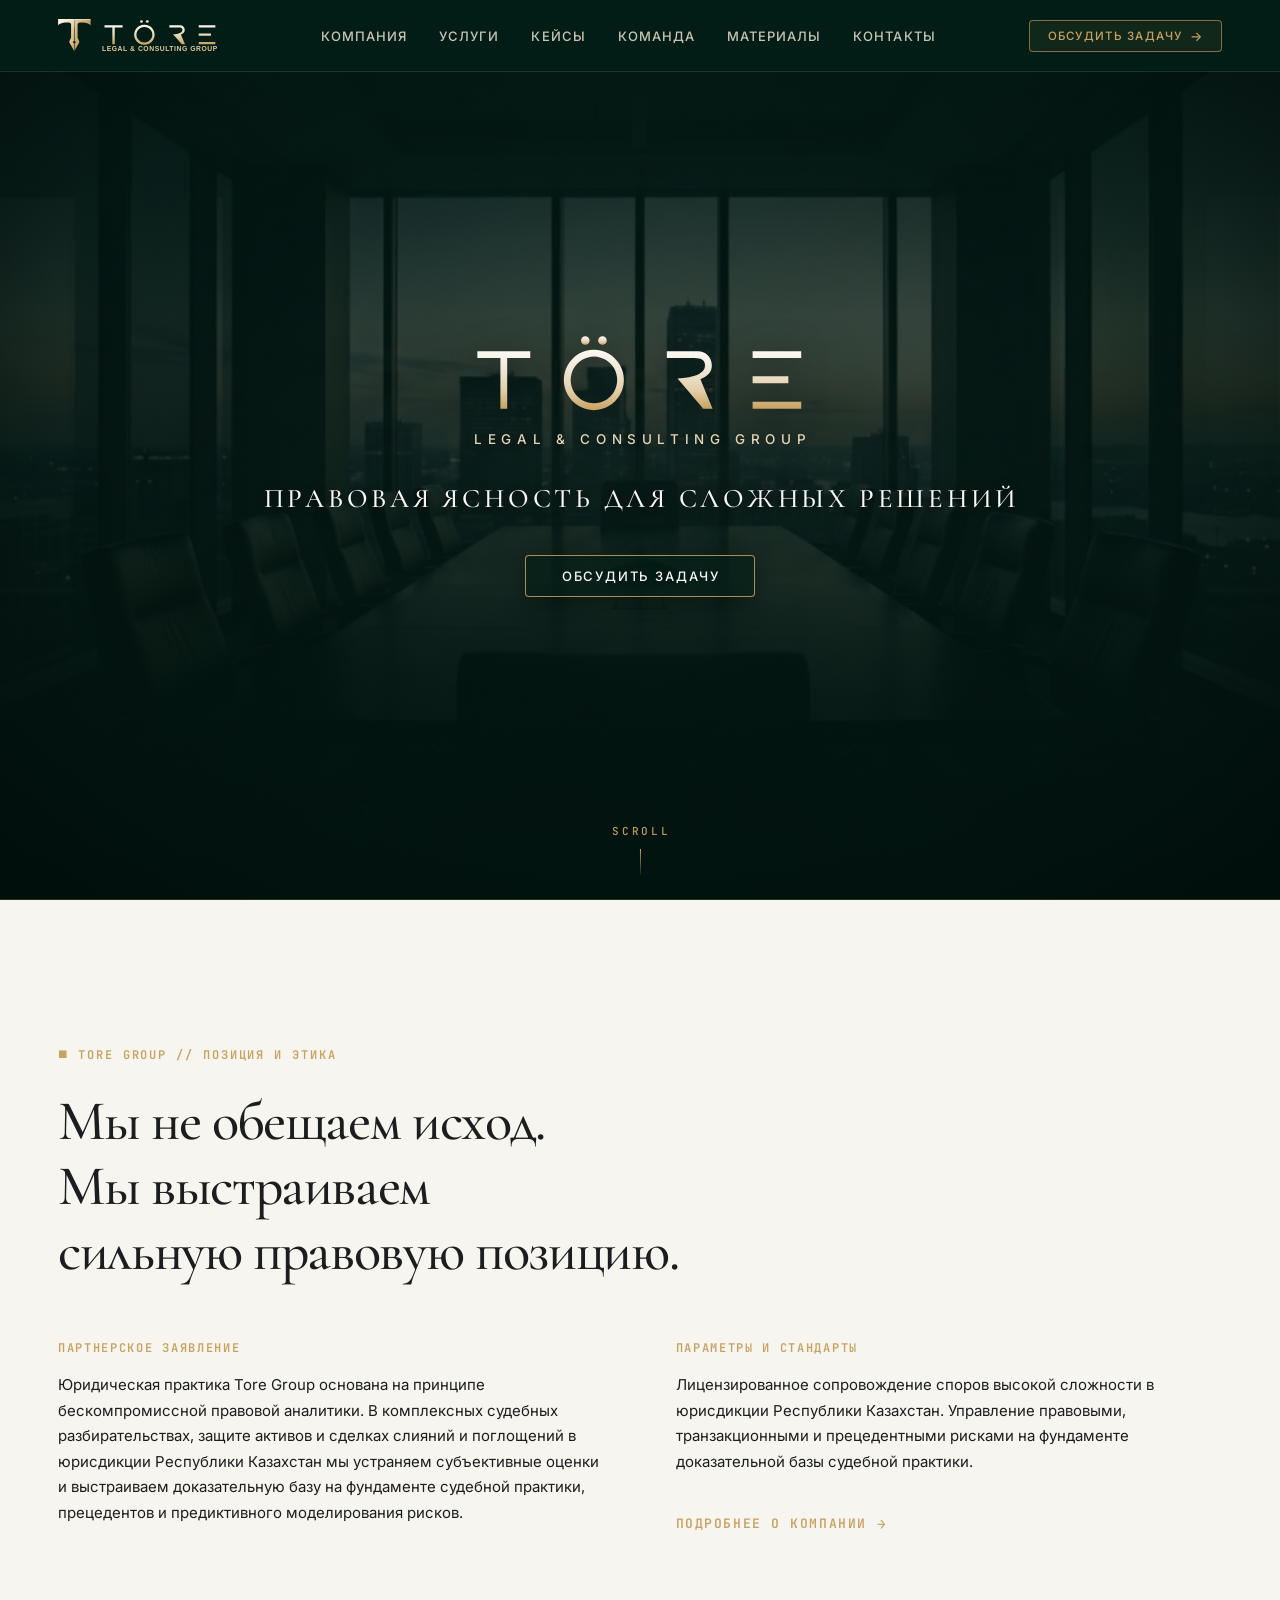
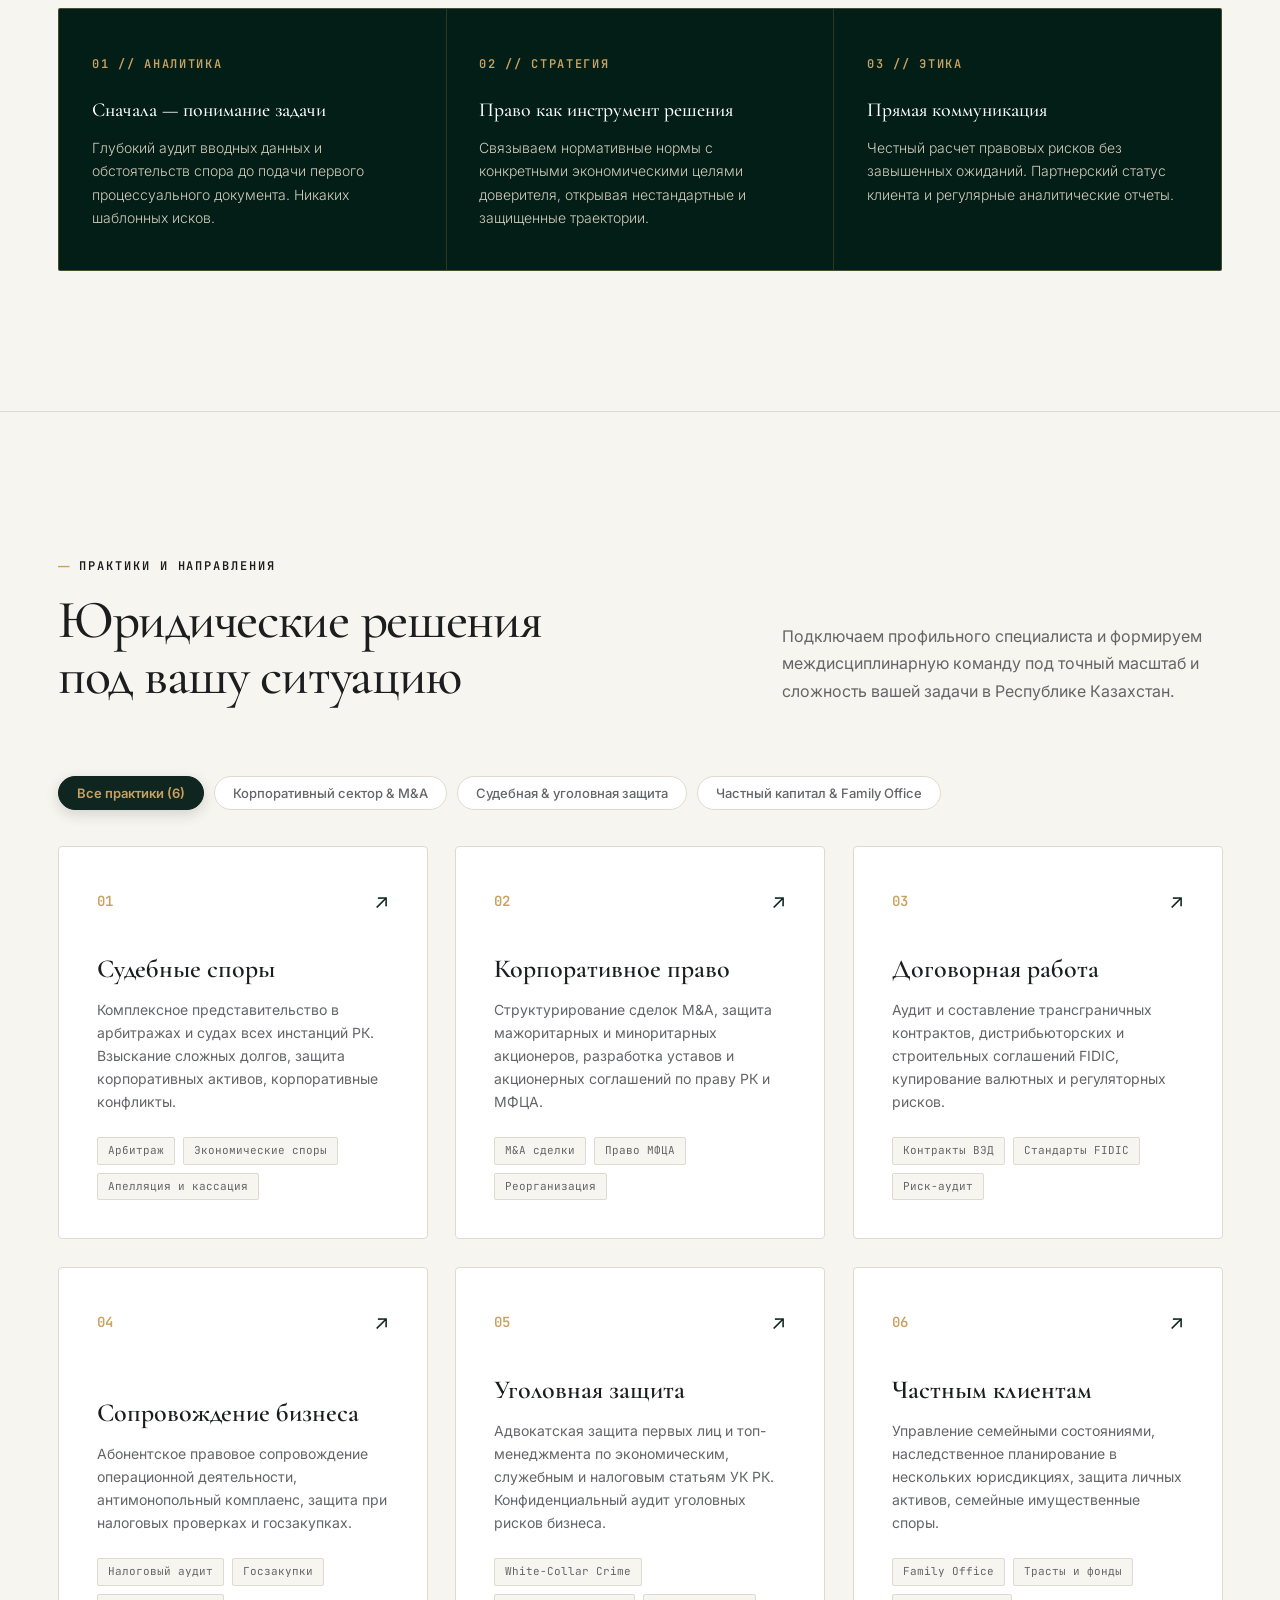
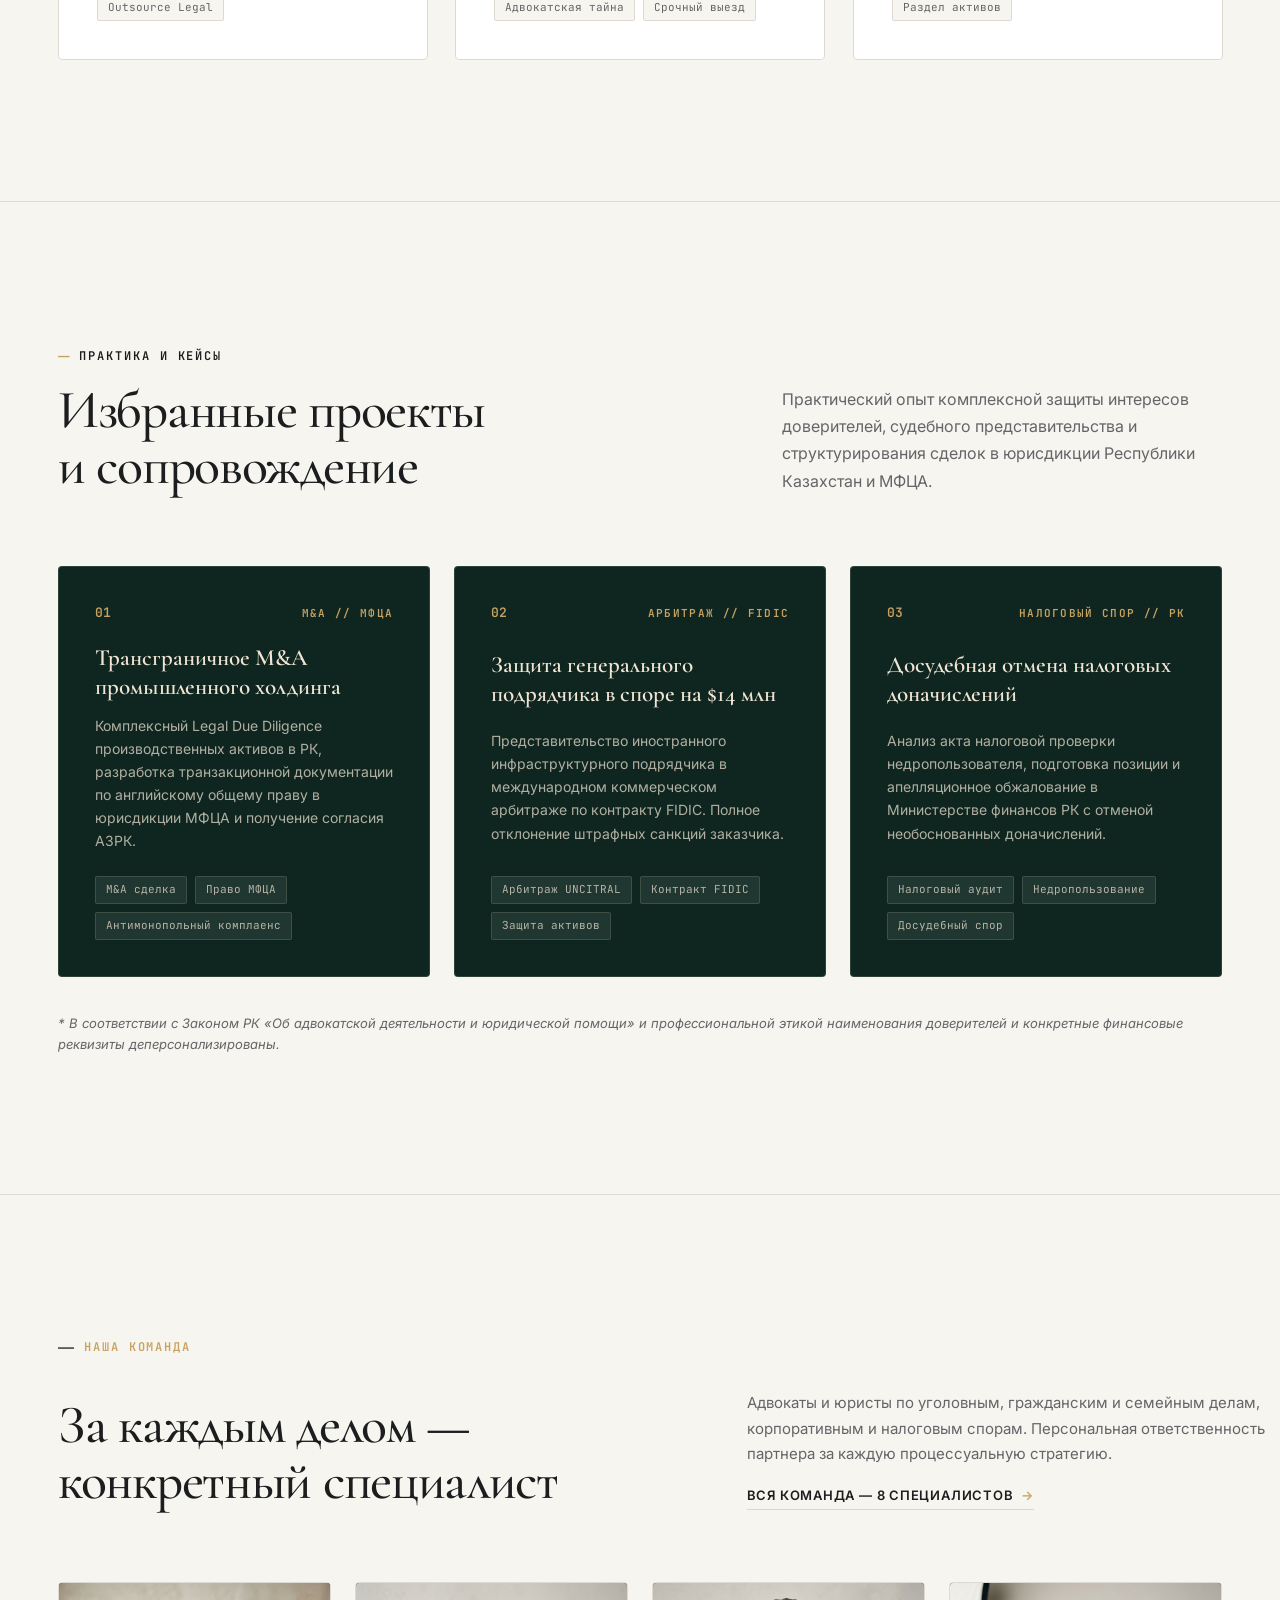
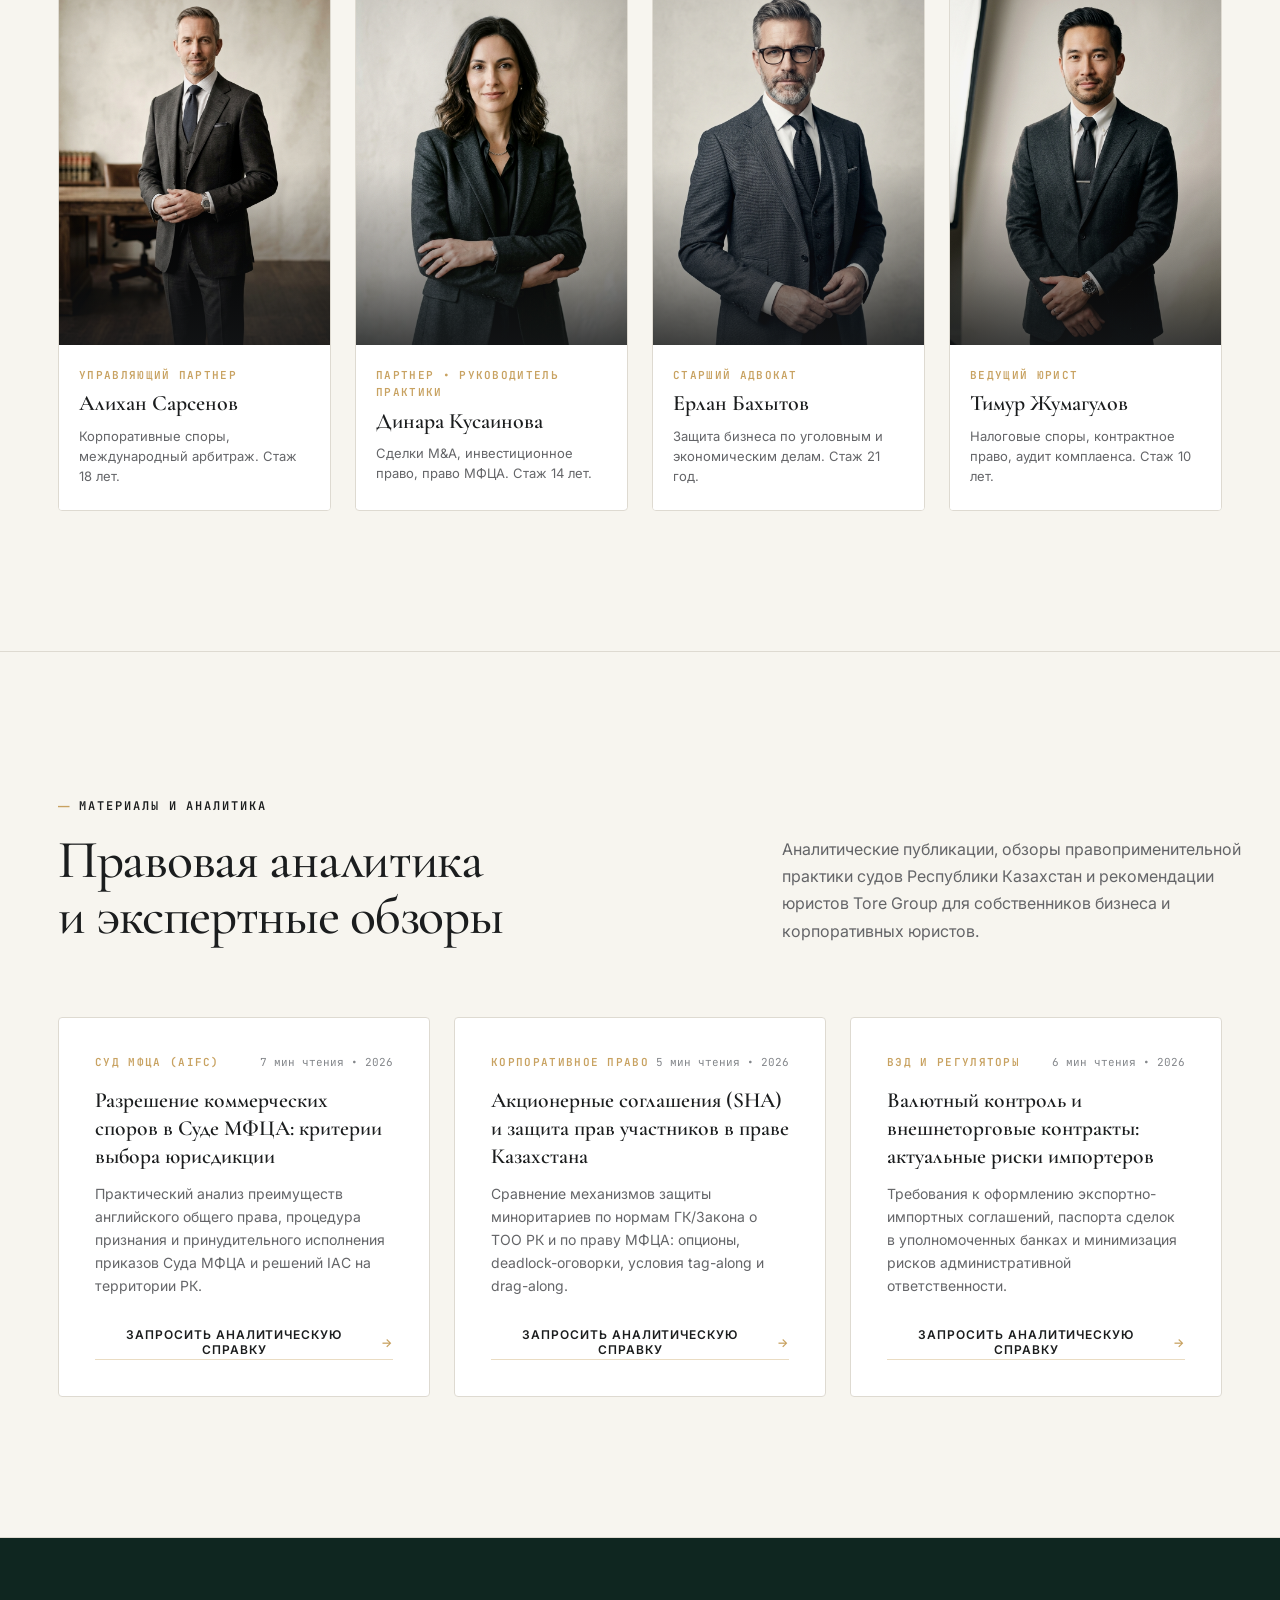
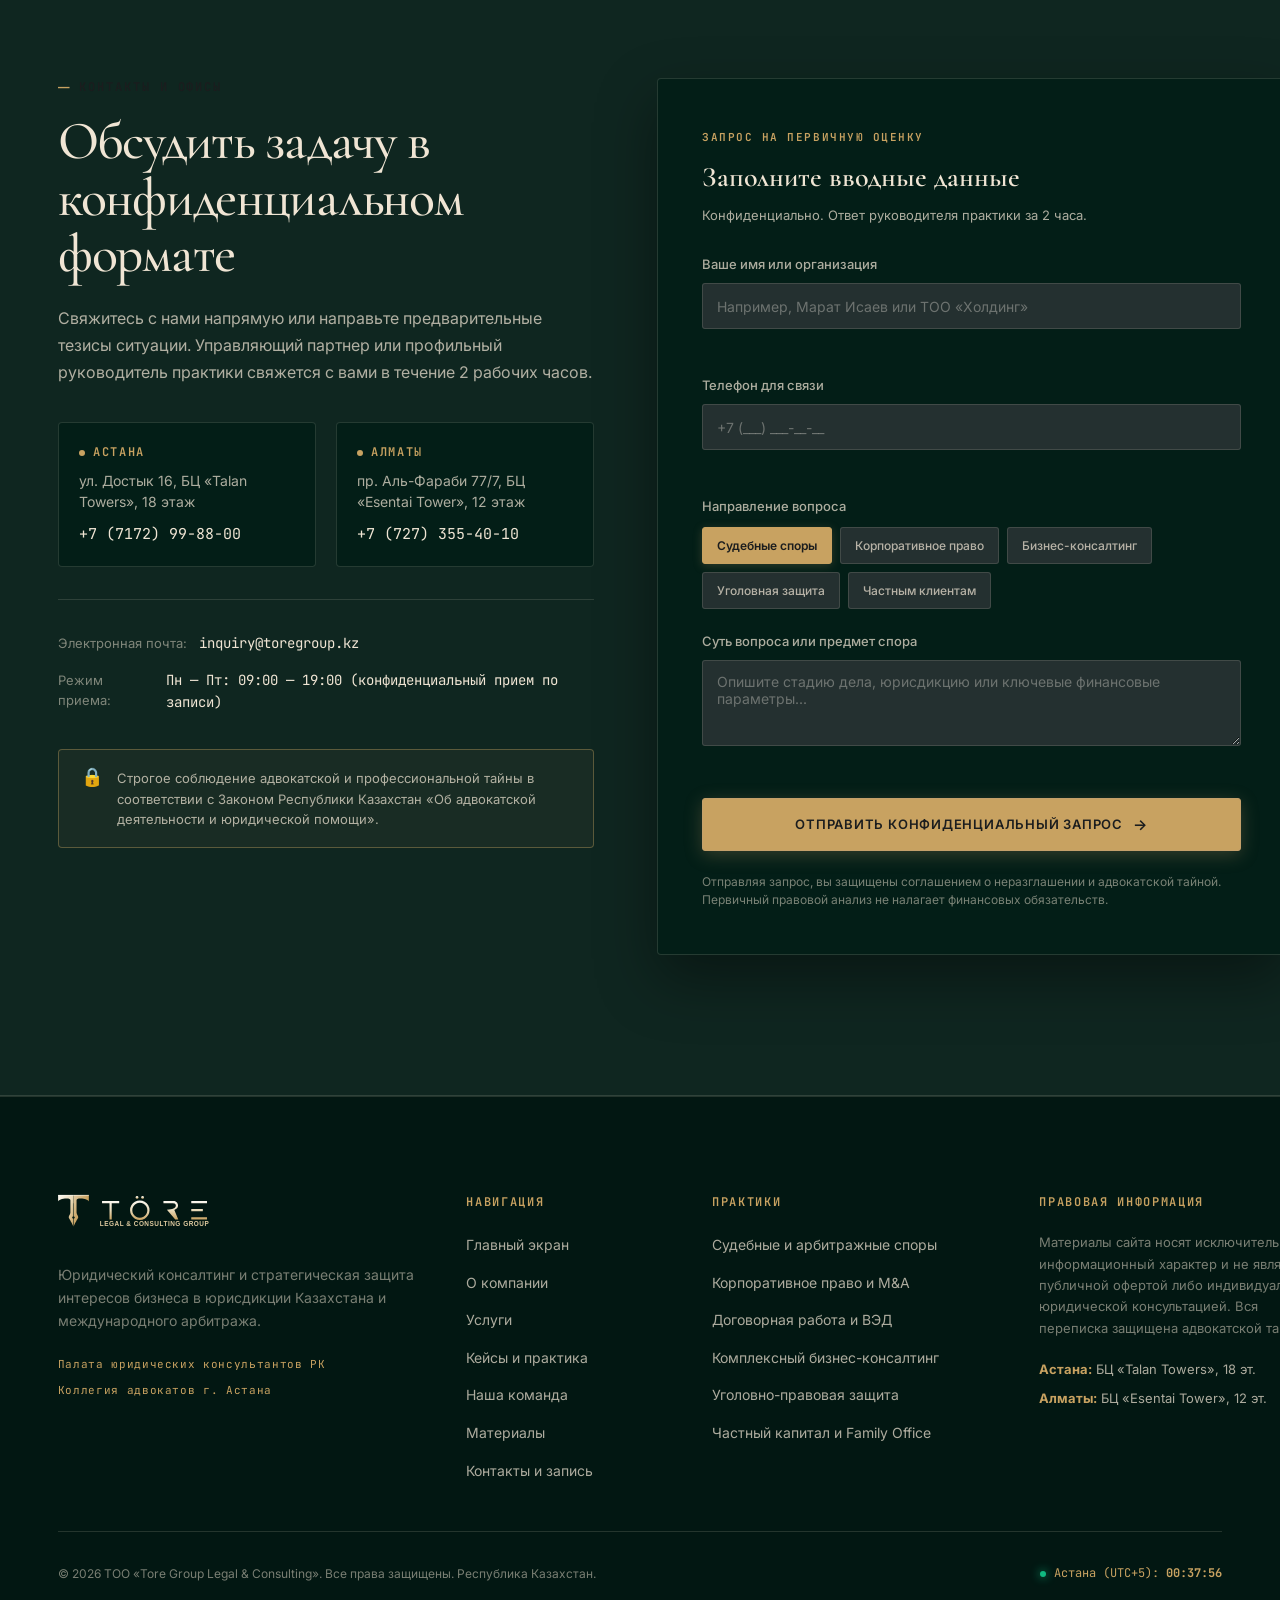
<file: index.html>
<!DOCTYPE html>
<html lang="ru">
<head>
  <meta charset="UTF-8">
  <meta name="viewport" content="width=device-width, initial-scale=1.0, viewport-fit=cover">
  <meta name="theme-color" content="#041410">
  <meta name="apple-mobile-web-app-status-bar-style" content="black-translucent">
  <meta name="description" content="Tore Group — Премиальный юридический консалтинг и правовая защита в Казахстане. Корпоративное право, судебные споры, M&amp;A, арбитраж МФЦА и защита частных активов. Офисы в Астане и Алматы.">
  <title>Tore Group — Премиальный юридический консалтинг | Казахстан</title>
  
  <!-- Favicon Monogram -->
  <link rel="icon" href="data:image/svg+xml,<svg xmlns=%22http://www.w3.org/2000/svg%22 viewBox=%220 0 100 100%22><text y=%22.9em%22 font-size=%2290%22 font-family=%22serif%22 fill=%22%23C9B086%22>T</text></svg>">

  <!-- Google Fonts: Cormorant Garamond (Editorial Luxury Display) + Playfair Display + Inter (Precision Sans) + JetBrains Mono -->
  <link rel="preconnect" href="https://fonts.googleapis.com">
  <link rel="preconnect" href="https://fonts.gstatic.com" crossorigin>
  <link href="https://fonts.googleapis.com/css2?family=Cormorant+Garamond:ital,wght@0,400;0,500;0,600;0,700;1,400;1,500;1,600;1,700&family=Playfair+Display:ital,wght@0,500;0,600;0,700;1,400;1,600&family=Inter:wght@300;400;500;600;700&family=JetBrains+Mono:wght@400;500;600&display=swap" rel="stylesheet">
  
  <link rel="stylesheet" href="styles.css">
</head>
<body>
  <!-- HEADER / FIXED FROSTED NAVIGATION -->
  <header class="site-header" id="header" role="banner">
    <div class="header-inner container">
      <!-- Official Brand Logo -->
      <a href="#hero" class="brand-logo-link" aria-label="TORE GROUP Главная">
        <img src="assets/tore-header-logo.svg" alt="TÖRE // LEGAL &amp; CONSULTING GROUP" class="brand-header-logo-img" width="170" height="38">
      </a>

      <!-- Desktop Navigation Links -->
      <nav class="nav-desktop" role="navigation" aria-label="Основное меню">
        <ul class="nav-list">
          <li><a href="company.html" class="nav-link">Компания</a></li>
          <li><a href="#practices" class="nav-link">Услуги</a></li>
          <li><a href="#cases" class="nav-link">Кейсы</a></li>
          <li><a href="team.html" class="nav-link">Команда</a></li>
          <li><a href="#materials" class="nav-link">Материалы</a></li>
          <li><a href="#contacts" class="nav-link">Контакты</a></li>
        </ul>
      </nav>

      <!-- Header Action -->
      <div class="header-actions">
        <button type="button" class="btn-discuss-header js-open-consultation" aria-label="Открыть окно обсуждения задачи">
          <span class="btn-text">Обсудить задачу</span>
          <span class="arrow-glyph" aria-hidden="true">→</span>
        </button>
        <!-- Mobile Menu Toggle Button -->
        <button type="button" class="menu-toggle" id="menuToggle" aria-label="Переключить мобильное меню" aria-expanded="false" aria-controls="mobileNav">
          <span class="hamburger-bar"></span>
          <span class="hamburger-bar"></span>
        </button>
      </div>
    </div>
  </header>

  <!-- MOBILE NAVIGATION DRAWER -->
  <div class="mobile-drawer" id="mobileNav" aria-hidden="true">
    <div class="mobile-drawer-inner">
      <div class="mobile-drawer-header">
        <div class="brand-logo-link">
          <img src="assets/tore-header-logo.svg" alt="TÖRE // LEGAL &amp; CONSULTING GROUP" class="brand-header-logo-img" width="170" height="38">
        </div>
        <button type="button" class="close-drawer-btn" id="closeMenuBtn" aria-label="Закрыть меню">✕</button>
      </div>
      <nav class="mobile-nav-links">
        <a href="company.html" class="mobile-nav-link"><span class="nav-num">01</span> Компания</a>
        <a href="#practices" class="mobile-nav-link"><span class="nav-num">02</span> Услуги</a>
        <a href="#cases" class="mobile-nav-link"><span class="nav-num">03</span> Кейсы</a>
        <a href="team.html" class="mobile-nav-link"><span class="nav-num">04</span> Команда</a>
        <a href="#materials" class="mobile-nav-link"><span class="nav-num">05</span> Материалы</a>
        <a href="#contacts" class="mobile-nav-link"><span class="nav-num">06</span> Контакты</a>
      </nav>
      <div class="mobile-drawer-footer">
        <button type="button" class="btn-primary-sand w-full js-open-consultation">
          Обсудить задачу
          <span class="arrow-glyph" aria-hidden="true">→</span>
        </button>
        <div class="mobile-contacts-info">
          <p class="mono-label">АСТАНА • АЛМАТЫ</p>
          <a href="tel:+77172998800" class="mobile-phone-link">+7 (7172) 99-88-00</a>
        </div>
      </div>
    </div>
  </div>

  <main id="main-content">
    <!-- SECTION 1: HERO VIEWPORT (DEEP FOREST GREEN & CHAMPAGNE GOLD BRAND IDENTITY) -->
    <section class="section-hero" id="hero" aria-label="Главный экран">
      <!-- Boardroom Panorama Background Layer with Deep Forest Green Atmosphere -->
      <div class="hero-bg-layer" aria-hidden="true">
        <img 
          src="assets/hero-boardroom.jpg" 
          alt="TORE Legal &amp; Consulting Group — Переговорная комната с панорамным видом" 
          class="hero-bg-image"
          fetchpriority="high"
        >
        <div class="hero-forest-overlay"></div>
      </div>

      <div class="hero-centered-content container reveal-on-scroll">
        <!-- Central Primary Brand Logo: Stylized TÖRE Wordmark with Distinctive Letterforms & Brand Subtitle -->
        <div class="hero-wordmark-wrap">
          <img 
            src="assets/tore-hero-wordmark.svg" 
            alt="TÖRE" 
            class="hero-wordmark-img"
            width="475" 
            height="110"
            fetchpriority="high"
          >
          <p class="hero-brand-subtitle">LEGAL &amp; CONSULTING GROUP</p>
        </div>

        <!-- Monumental Russian Editorial Tagline -->
        <h1 class="hero-headline">
          ПРАВОВАЯ ЯСНОСТЬ ДЛЯ СЛОЖНЫХ РЕШЕНИЙ
        </h1>

        <!-- Primary Refined Champagne Gold Outlined CTA Button -->
        <div class="hero-cta-wrap">
          <button type="button" class="btn-hero-outlined js-open-consultation" id="heroPrimaryCta" aria-label="Обсудить задачу">
            <span>Обсудить задачу</span>
          </button>
        </div>
      </div>

      <!-- Bottom Center Scroll Indicator -->
      <a href="#about" class="hero-scroll-indicator" aria-label="Прокрутить к описанию компании">
        <span class="scroll-text">SCROLL</span>
        <span class="scroll-line" aria-hidden="true"></span>
      </a>
    </section>

    <!-- SECTION 2: О КОМПАНИИ & ПРИНЦИПЫ РАБОТЫ -->
    <section class="section-about" id="about" aria-label="О компании">
      <div class="container">
        <!-- Top Eyebrow -->
        <div class="section-top-badge reveal-on-scroll">
          <span class="eyebrow-bullet" aria-hidden="true">■</span>
          <span class="badge-label-mono">TORE GROUP // ПОЗИЦИЯ И ЭТИКА</span>
        </div>

        <!-- Headline -->
        <div class="about-headline-wrap reveal-on-scroll">
          <h2 class="manifesto-headline">
            Мы не обещаем исход.<br>
            Мы выстраиваем<br>
            сильную правовую позицию.
          </h2>
        </div>

        <!-- 2-Column Editorial Columns -->
        <div class="about-editorial-grid reveal-on-scroll">
          <!-- Col 1: Партнерское заявление -->
          <div class="editorial-col">
            <span class="editorial-col-label">ПАРТНЕРСКОЕ ЗАЯВЛЕНИЕ</span>
            <p class="editorial-paragraph">
              Юридическая практика Tore Group основана на принципе бескомпромиссной правовой аналитики. В комплексных судебных разбирательствах, защите активов и сделках слияний и поглощений в юрисдикции Республики Казахстан мы устраняем субъективные оценки и выстраиваем доказательную базу на фундаменте судебной практики, прецедентов и предиктивного моделирования рисков.
            </p>
          </div>

          <!-- Col 2: Параметры и стандарты -->
          <div class="editorial-col">
            <span class="editorial-col-label">ПАРАМЕТРЫ И СТАНДАРТЫ</span>
            <p class="editorial-paragraph">
              Лицензированное сопровождение споров высокой сложности в юрисдикции Республики Казахстан. Управление правовыми, транзакционными и прецедентными рисками на фундаменте доказательной базы судебной практики.
            </p>
            <div class="about-action-wrap">
              <a href="#principles" class="company-more-link">
                <span>ПОДРОБНЕЕ О КОМПАНИИ</span>
                <span class="arrow-glyph" aria-hidden="true">→</span>
              </a>
            </div>
          </div>
        </div>

        <!-- 3-Column Principle Cards (Dark Navy Box with 1px Gold Border) -->
        <div class="principles-grid" id="principles">
          <article class="principle-card reveal-on-scroll">
            <div class="principle-card-header">
              <span class="principle-num-cat">01 // АНАЛИТИКА</span>
            </div>
            <h3 class="principle-title">Сначала — понимание задачи</h3>
            <p class="principle-desc">
              Глубокий аудит вводных данных и обстоятельств спора до подачи первого процессуального документа. Никаких шаблонных исков.
            </p>
          </article>

          <article class="principle-card reveal-on-scroll">
            <div class="principle-card-header">
              <span class="principle-num-cat">02 // СТРАТЕГИЯ</span>
            </div>
            <h3 class="principle-title">Право как инструмент решения</h3>
            <p class="principle-desc">
              Связываем нормативные нормы с конкретными экономическими целями доверителя, открывая нестандартные и защищенные траектории.
            </p>
          </article>

          <article class="principle-card reveal-on-scroll">
            <div class="principle-card-header">
              <span class="principle-num-cat">03 // ЭТИКА</span>
            </div>
            <h3 class="principle-title">Прямая коммуникация</h3>
            <p class="principle-desc">
              Честный расчет правовых рисков без завышенных ожиданий. Партнерский статус клиента и регулярные аналитические отчеты.
            </p>
          </article>
        </div>
      </div>
    </section>

    <!-- SECTION 3: ПРАКТИКИ / УСЛУГИ -->
    <section class="section-practices" id="practices" aria-label="Практики и услуги">
      <div class="container">
        <!-- Header -->
        <div class="practices-header reveal-on-scroll">
          <div class="header-eyebrow">
            <span class="eyebrow-accent">—</span>
            <span class="eyebrow-text">ПРАКТИКИ И НАПРАВЛЕНИЯ</span>
          </div>
          <div class="practices-header-grid">
            <h2 class="practices-title">
              Юридические решения <span class="title-italic-accent">под вашу ситуацию</span>
            </h2>
            <p class="practices-subtext">
              Подключаем профильного специалиста и формируем междисциплинарную команду под точный масштаб и сложность вашей задачи в Республике Казахстан.
            </p>
          </div>
        </div>

        <!-- Interactive Category Filter Chips (Design Library Pattern) -->
        <div class="practices-filter-bar reveal-on-scroll" role="tablist" aria-label="Фильтрация практик">
          <button type="button" class="practice-filter-btn is-active" data-filter="all" role="tab" aria-selected="true">
            <span>Все практики (6)</span>
          </button>
          <button type="button" class="practice-filter-btn" data-filter="corporate" role="tab" aria-selected="false">
            <span>Корпоративный сектор &amp; M&amp;A</span>
          </button>
          <button type="button" class="practice-filter-btn" data-filter="litigation" role="tab" aria-selected="false">
            <span>Судебная &amp; уголовная защита</span>
          </button>
          <button type="button" class="practice-filter-btn" data-filter="private" role="tab" aria-selected="false">
            <span>Частный капитал &amp; Family Office</span>
          </button>
        </div>

        <!-- 2x3 Interactive Practice Grid -->
        <div class="practices-grid" id="practicesGrid">
          <!-- Card 01 -->
          <article class="practice-card reveal-on-scroll" data-practice="01" data-category="litigation" tabindex="0" role="button" aria-haspopup="dialog">
            <div class="practice-card-top">
              <span class="practice-index">01</span>
              <span class="practice-arrow" aria-hidden="true">↗</span>
            </div>
            <div class="practice-card-bottom">
              <h3 class="practice-name">Судебные споры</h3>
              <p class="practice-desc">
                Комплексное представительство в арбитражах и судах всех инстанций РК. Взыскание сложных долгов, защита корпоративных активов, корпоративные конфликты.
              </p>
              <div class="practice-meta">
                <span class="meta-tag">Арбитраж</span>
                <span class="meta-tag">Экономические споры</span>
                <span class="meta-tag">Апелляция и кассация</span>
              </div>
            </div>
          </article>

          <!-- Card 02 -->
          <article class="practice-card reveal-on-scroll" data-practice="02" data-category="corporate" tabindex="0" role="button" aria-haspopup="dialog">
            <div class="practice-card-top">
              <span class="practice-index">02</span>
              <span class="practice-arrow" aria-hidden="true">↗</span>
            </div>
            <div class="practice-card-bottom">
              <h3 class="practice-name">Корпоративное право</h3>
              <p class="practice-desc">
                Структурирование сделок M&amp;A, защита мажоритарных и миноритарных акционеров, разработка уставов и акционерных соглашений по праву РК и МФЦА.
              </p>
              <div class="practice-meta">
                <span class="meta-tag">M&amp;A сделки</span>
                <span class="meta-tag">Право МФЦА</span>
                <span class="meta-tag">Реорганизация</span>
              </div>
            </div>
          </article>

          <!-- Card 03 -->
          <article class="practice-card reveal-on-scroll" data-practice="03" data-category="corporate" tabindex="0" role="button" aria-haspopup="dialog">
            <div class="practice-card-top">
              <span class="practice-index">03</span>
              <span class="practice-arrow" aria-hidden="true">↗</span>
            </div>
            <div class="practice-card-bottom">
              <h3 class="practice-name">Договорная работа</h3>
              <p class="practice-desc">
                Аудит и составление трансграничных контрактов, дистрибьюторских и строительных соглашений FIDIC, купирование валютных и регуляторных рисков.
              </p>
              <div class="practice-meta">
                <span class="meta-tag">Контракты ВЭД</span>
                <span class="meta-tag">Стандарты FIDIC</span>
                <span class="meta-tag">Риск-аудит</span>
              </div>
            </div>
          </article>

          <!-- Card 04 -->
          <article class="practice-card reveal-on-scroll" data-practice="04" data-category="corporate" tabindex="0" role="button" aria-haspopup="dialog">
            <div class="practice-card-top">
              <span class="practice-index">04</span>
              <span class="practice-arrow" aria-hidden="true">↗</span>
            </div>
            <div class="practice-card-bottom">
              <h3 class="practice-name">Сопровождение бизнеса</h3>
              <p class="practice-desc">
                Абонентское правовое сопровождение операционной деятельности, антимонопольный комплаенс, защита при налоговых проверках и госзакупках.
              </p>
              <div class="practice-meta">
                <span class="meta-tag">Налоговый аудит</span>
                <span class="meta-tag">Госзакупки</span>
                <span class="meta-tag">Outsource Legal</span>
              </div>
            </div>
          </article>

          <!-- Card 05 -->
          <article class="practice-card reveal-on-scroll" data-practice="05" data-category="litigation" tabindex="0" role="button" aria-haspopup="dialog">
            <div class="practice-card-top">
              <span class="practice-index">05</span>
              <span class="practice-arrow" aria-hidden="true">↗</span>
            </div>
            <div class="practice-card-bottom">
              <h3 class="practice-name">Уголовная защита</h3>
              <p class="practice-desc">
                Адвокатская защита первых лиц и топ-менеджмента по экономическим, служебным и налоговым статьям УК РК. Конфиденциальный аудит уголовных рисков бизнеса.
              </p>
              <div class="practice-meta">
                <span class="meta-tag">White-Collar Crime</span>
                <span class="meta-tag">Адвокатская тайна</span>
                <span class="meta-tag">Срочный выезд</span>
              </div>
            </div>
          </article>

          <!-- Card 06 -->
          <article class="practice-card reveal-on-scroll" data-practice="06" data-category="private" tabindex="0" role="button" aria-haspopup="dialog">
            <div class="practice-card-top">
              <span class="practice-index">06</span>
              <span class="practice-arrow" aria-hidden="true">↗</span>
            </div>
            <div class="practice-card-bottom">
              <h3 class="practice-name">Частным клиентам</h3>
              <p class="practice-desc">
                Управление семейными состояниями, наследственное планирование в нескольких юрисдикциях, защита личных активов, семейные имущественные споры.
              </p>
              <div class="practice-meta">
                <span class="meta-tag">Family Office</span>
                <span class="meta-tag">Трасты и фонды</span>
                <span class="meta-tag">Раздел активов</span>
              </div>
            </div>
          </article>
        </div>
      </div>
    </section>

    <!-- SECTION 4: КЕЙСЫ И ПРАКТИКА (Dark Forest Editorial Section) -->
    <section class="section-cases" id="cases" aria-label="Практика и кейсы">
      <div class="container">
        <!-- Header -->
        <div class="cases-header reveal-on-scroll">
          <div class="header-eyebrow">
            <span class="eyebrow-accent">—</span>
            <span class="eyebrow-text">ПРАКТИКА И КЕЙСЫ</span>
          </div>
          <div class="cases-header-grid">
            <h2 class="cases-title">
              Избранные проекты <span class="title-italic-accent">и сопровождение</span>
            </h2>
            <p class="cases-subtext">
              Практический опыт комплексной защиты интересов доверителей, судебного представительства и структурирования сделок в юрисдикции Республики Казахстан и МФЦА.
            </p>
          </div>
        </div>

        <!-- 3-Column Cases Grid -->
        <div class="cases-grid">
          <!-- Case 1 -->
          <article class="case-card reveal-on-scroll">
            <div class="case-card-header">
              <span class="case-index">01</span>
              <span class="case-category">M&amp;A // МФЦА</span>
            </div>
            <h3 class="case-title">Трансграничное M&amp;A промышленного холдинга</h3>
            <p class="case-desc">
              Комплексный Legal Due Diligence производственных активов в РК, разработка транзакционной документации по английскому общему праву в юрисдикции МФЦА и получение согласия АЗРК.
            </p>
            <div class="case-tags">
              <span class="case-tag">M&amp;A сделка</span>
              <span class="case-tag">Право МФЦА</span>
              <span class="case-tag">Антимонопольный комплаенс</span>
            </div>
          </article>

          <!-- Case 2 -->
          <article class="case-card reveal-on-scroll">
            <div class="case-card-header">
              <span class="case-index">02</span>
              <span class="case-category">АРБИТРАЖ // FIDIC</span>
            </div>
            <h3 class="case-title">Защита генерального подрядчика в споре на $14 млн</h3>
            <p class="case-desc">
              Представительство иностранного инфраструктурного подрядчика в международном коммерческом арбитраже по контракту FIDIC. Полное отклонение штрафных санкций заказчика.
            </p>
            <div class="case-tags">
              <span class="case-tag">Арбитраж UNCITRAL</span>
              <span class="case-tag">Контракт FIDIC</span>
              <span class="case-tag">Защита активов</span>
            </div>
          </article>

          <!-- Case 3 -->
          <article class="case-card reveal-on-scroll">
            <div class="case-card-header">
              <span class="case-index">03</span>
              <span class="case-category">НАЛОГОВЫЙ СПОР // РК</span>
            </div>
            <h3 class="case-title">Досудебная отмена налоговых доначислений</h3>
            <p class="case-desc">
              Анализ акта налоговой проверки недропользователя, подготовка позиции и апелляционное обжалование в Министерстве финансов РК с отменой необоснованных доначислений.
            </p>
            <div class="case-tags">
              <span class="case-tag">Налоговый аудит</span>
              <span class="case-tag">Недропользование</span>
              <span class="case-tag">Досудебный спор</span>
            </div>
          </article>
        </div>

        <!-- Mandatory Confidentiality Notice -->
        <p class="cases-confidentiality-notice reveal-on-scroll">
          * В соответствии с Законом РК «Об адвокатской деятельности и юридической помощи» и профессиональной этикой наименования доверителей и конкретные финансовые реквизиты деперсонализированы.
        </p>
      </div>
    </section>

    <!-- SECTION 5: НАША КОМАНДА -->
    <section class="section-team" id="team" aria-label="Наша команда">
      <div class="container">
        <!-- Header -->
        <div class="team-header-grid reveal-on-scroll">
          <div class="team-title-col">
            <div class="section-top-badge">
              <span class="gold-dash" aria-hidden="true">—</span>
              <span class="badge-label-mono">НАША КОМАНДА</span>
            </div>
            <h2 class="team-headline">
              За каждым делом — <span class="title-italic-accent">конкретный специалист</span>
            </h2>
          </div>

          <div class="team-desc-col">
            <p class="team-desc-text">
              Адвокаты и юристы по уголовным, гражданским и семейным делам, корпоративным и налоговым спорам. Персональная ответственность партнера за каждую процессуальную стратегию.
            </p>
            <a href="team.html" class="team-full-roster-link" aria-label="Посмотреть всех 8 специалистов команды">
              <span>Вся команда — 8 специалистов</span>
              <span class="arrow-glyph" aria-hidden="true">→</span>
            </a>
          </div>
        </div>

        <!-- Portraits Grid (4 Cards in Viewport, 3:4 Aspect Ratio) -->
        <div class="team-grid">
          <!-- Specialist 1 -->
          <article class="team-card reveal-on-scroll" data-member="1">
            <div class="team-photo-wrap">
              <img 
                src="assets/partner-1.jpg" 
                alt="Алихан Сарсенов — Управляющий партнер Tore Group" 
                class="team-photo"
                loading="lazy"
                width="600"
                height="800"
              >
              <div class="team-photo-overlay" aria-hidden="true"></div>
            </div>
            <div class="team-card-caption">
              <span class="specialist-role">УПРАВЛЯЮЩИЙ ПАРТНЕР</span>
              <h3 class="specialist-name">Алихан Сарсенов</h3>
              <p class="specialist-focus">Корпоративные споры, международный арбитраж. Стаж 18 лет.</p>
            </div>
          </article>

          <!-- Specialist 2 -->
          <article class="team-card reveal-on-scroll" data-member="2">
            <div class="team-photo-wrap">
              <img 
                src="assets/partner-2.jpg" 
                alt="Динара Кусаинова — Партнер, руководитель практики M&A" 
                class="team-photo"
                loading="lazy"
                width="600"
                height="800"
              >
              <div class="team-photo-overlay" aria-hidden="true"></div>
            </div>
            <div class="team-card-caption">
              <span class="specialist-role">ПАРТНЕР • РУКОВОДИТЕЛЬ ПРАКТИКИ</span>
              <h3 class="specialist-name">Динара Кусаинова</h3>
              <p class="specialist-focus">Сделки M&amp;A, инвестиционное право, право МФЦА. Стаж 14 лет.</p>
            </div>
          </article>

          <!-- Specialist 3 -->
          <article class="team-card reveal-on-scroll" data-member="3">
            <div class="team-photo-wrap">
              <img 
                src="assets/partner-3.jpg" 
                alt="Ерлан Бахытов — Старший адвокат практики уголовной защиты" 
                class="team-photo"
                loading="lazy"
                width="600"
                height="800"
              >
              <div class="team-photo-overlay" aria-hidden="true"></div>
            </div>
            <div class="team-card-caption">
              <span class="specialist-role">СТАРШИЙ АДВОКАТ</span>
              <h3 class="specialist-name">Ерлан Бахытов</h3>
              <p class="specialist-focus">Защита бизнеса по уголовным и экономическим делам. Стаж 21 год.</p>
            </div>
          </article>

          <!-- Specialist 4 -->
          <article class="team-card reveal-on-scroll" data-member="4">
            <div class="team-photo-wrap">
              <img 
                src="assets/partner-4.jpg" 
                alt="Тимур Жумагулов — Ведущий юрист налоговой практики" 
                class="team-photo"
                loading="lazy"
                width="600"
                height="800"
              >
              <div class="team-photo-overlay" aria-hidden="true"></div>
            </div>
            <div class="team-card-caption">
              <span class="specialist-role">ВЕДУЩИЙ ЮРИСТ</span>
              <h3 class="specialist-name">Тимур Жумагулов</h3>
              <p class="specialist-focus">Налоговые споры, контрактное право, аудит комплаенса. Стаж 10 лет.</p>
            </div>
          </article>
        </div>
      </div>
    </section>

    <!-- SECTION 6: МАТЕРИАЛЫ И АНАЛИТИКА (Warm Ivory Editorial Reading) -->
    <section class="section-materials" id="materials" aria-label="Материалы и аналитика">
      <div class="container">
        <!-- Header -->
        <div class="materials-header reveal-on-scroll">
          <div class="header-eyebrow">
            <span class="eyebrow-accent">—</span>
            <span class="eyebrow-text">МАТЕРИАЛЫ И АНАЛИТИКА</span>
          </div>
          <div class="materials-header-grid">
            <h2 class="materials-title">
              Правовая аналитика <span class="title-italic-accent">и экспертные обзоры</span>
            </h2>
            <p class="materials-subtext">
              Аналитические публикации, обзоры правоприменительной практики судов Республики Казахстан и рекомендации юристов Tore Group для собственников бизнеса и корпоративных юристов.
            </p>
          </div>
        </div>

        <!-- 3-Column Articles Grid -->
        <div class="materials-grid">
          <!-- Article 1 -->
          <article class="material-card reveal-on-scroll">
            <div class="material-meta-row">
              <span class="material-badge">СУД МФЦА (AIFC)</span>
              <span class="material-readtime">7 мин чтения • 2026</span>
            </div>
            <h3 class="material-title">
              Разрешение коммерческих споров в Суде МФЦА: критерии выбора юрисдикции
            </h3>
            <p class="material-summary">
              Практический анализ преимуществ английского общего права, процедура признания и принудительного исполнения приказов Суда МФЦА и решений IAC на территории РК.
            </p>
            <div class="material-action">
              <button type="button" class="material-read-link js-open-consultation" aria-label="Запросить аналитический обзор по праву МФЦА">
                <span>Запросить аналитическую справку</span>
                <span class="arrow-glyph" aria-hidden="true">→</span>
              </button>
            </div>
          </article>

          <!-- Article 2 -->
          <article class="material-card reveal-on-scroll">
            <div class="material-meta-row">
              <span class="material-badge">КОРПОРАТИВНОЕ ПРАВО</span>
              <span class="material-readtime">5 мин чтения • 2026</span>
            </div>
            <h3 class="material-title">
              Акционерные соглашения (SHA) и защита прав участников в праве Казахстана
            </h3>
            <p class="material-summary">
              Сравнение механизмов защиты миноритариев по нормам ГК/Закона о ТОО РК и по праву МФЦА: опционы, deadlock-оговорки, условия tag-along и drag-along.
            </p>
            <div class="material-action">
              <button type="button" class="material-read-link js-open-consultation" aria-label="Запросить материал по корпоративным соглашениям">
                <span>Запросить аналитическую справку</span>
                <span class="arrow-glyph" aria-hidden="true">→</span>
              </button>
            </div>
          </article>

          <!-- Article 3 -->
          <article class="material-card reveal-on-scroll">
            <div class="material-meta-row">
              <span class="material-badge">ВЭД И РЕГУЛЯТОРЫ</span>
              <span class="material-readtime">6 мин чтения • 2026</span>
            </div>
            <h3 class="material-title">
              Валютный контроль и внешнеторговые контракты: актуальные риски импортеров
            </h3>
            <p class="material-summary">
              Требования к оформлению экспортно-импортных соглашений, паспорта сделок в уполномоченных банках и минимизация рисков административной ответственности.
            </p>
            <div class="material-action">
              <button type="button" class="material-read-link js-open-consultation" aria-label="Запросить обзор валютного контроля">
                <span>Запросить аналитическую справку</span>
                <span class="arrow-glyph" aria-hidden="true">→</span>
              </button>
            </div>
          </article>
        </div>
      </div>
    </section>

    <!-- SECTION 7: КОНТАКТЫ & ОБСУЖДЕНИЕ ЗАДАЧИ -->
    <section class="section-contacts" id="contacts" aria-label="Контакты и консультация">
      <div class="container">
        <div class="contacts-split-grid">
          <!-- Left Column: Direct Contacts & City Offices -->
          <div class="contacts-info-col reveal-on-scroll">
            <div class="header-eyebrow">
              <span class="eyebrow-accent">—</span>
              <span class="eyebrow-text">КОНТАКТЫ И ОФИСЫ</span>
            </div>

            <h2 class="contacts-headline">
              Обсудить задачу <span class="title-italic-accent">в конфиденциальном формате</span>
            </h2>

            <p class="contacts-subtext">
              Свяжитесь с нами напрямую или направьте предварительные тезисы ситуации. Управляющий партнер или профильный руководитель практики свяжется с вами в течение 2 рабочих часов.
            </p>

            <div class="offices-block">
              <div class="office-entry">
                <div class="office-city-header">
                  <span class="city-indicator-dot" aria-hidden="true"></span>
                  <span class="office-city-badge">АСТАНА</span>
                </div>
                <p class="office-address">ул. Достык 16, БЦ «Talan Towers», 18 этаж</p>
                <a href="tel:+77172998800" class="office-phone">+7 (7172) 99-88-00</a>
              </div>

              <div class="office-entry">
                <div class="office-city-header">
                  <span class="city-indicator-dot" aria-hidden="true"></span>
                  <span class="office-city-badge">АЛМАТЫ</span>
                </div>
                <p class="office-address">пр. Аль-Фараби 77/7, БЦ «Esentai Tower», 12 этаж</p>
                <a href="tel:+77273554010" class="office-phone">+7 (727) 355-40-10</a>
              </div>
            </div>

            <div class="contacts-meta-details">
              <div class="meta-detail-row">
                <span class="detail-label">Электронная почта:</span>
                <a href="mailto:inquiry@toregroup.kz" class="detail-value-link">inquiry@toregroup.kz</a>
              </div>
              <div class="meta-detail-row">
                <span class="detail-label">Режим приема:</span>
                <span class="detail-value">Пн — Пт: 09:00 — 19:00 (конфиденциальный прием по записи)</span>
              </div>
            </div>

            <div class="nda-legal-badge">
              <div class="nda-icon" aria-hidden="true">🔒</div>
              <p class="nda-text">
                Строгое соблюдение адвокатской и профессиональной тайны в соответствии с Законом Республики Казахстан «Об адвокатской деятельности и юридической помощи».
              </p>
            </div>
          </div>

          <!-- Right Column: Refined Inquiry Form Card -->
          <div class="contacts-form-col reveal-on-scroll">
            <div class="form-card-wrapper">
              <div class="form-card-header">
                <span class="mono-step-tag gold">ЗАПРОС НА ПЕРВИЧНУЮ ОЦЕНКУ</span>
                <h3 class="form-title">Заполните вводные данные</h3>
                <p class="form-subtitle">Конфиденциально. Ответ руководителя практики за 2 часа.</p>
              </div>

              <form id="leadConsultationForm" class="inquiry-form" novalidate>
                <!-- Name Field -->
                <div class="form-group">
                  <label for="clientName" class="form-label">Ваше имя или организация</label>
                  <input 
                    type="text" 
                    id="clientName" 
                    name="clientName" 
                    class="form-input-field" 
                    placeholder="Например, Марат Исаев или ТОО «Холдинг»" 
                    required
                    autocomplete="name"
                  >
                  <span class="field-error-msg" id="nameError" aria-live="polite"></span>
                </div>

                <!-- Phone Field -->
                <div class="form-group">
                  <label for="clientPhone" class="form-label">Телефон для связи</label>
                  <input 
                    type="tel" 
                    id="clientPhone" 
                    name="clientPhone" 
                    class="form-input-field" 
                    placeholder="+7 (___) ___-__-__" 
                    required
                    autocomplete="tel"
                  >
                  <span class="field-error-msg" id="phoneError" aria-live="polite"></span>
                </div>

                <!-- Practice Selection Pills -->
                <div class="form-group">
                  <span class="form-label">Направление вопроса</span>
                  <div class="practice-pills-row" role="radiogroup" aria-label="Выбор практики">
                    <label class="pill-radio-label">
                      <input type="radio" name="practiceType" value="Судебные споры" checked>
                      <span class="pill-chip">Судебные споры</span>
                    </label>
                    <label class="pill-radio-label">
                      <input type="radio" name="practiceType" value="Корпоративное право">
                      <span class="pill-chip">Корпоративное право</span>
                    </label>
                    <label class="pill-radio-label">
                      <input type="radio" name="practiceType" value="Сопровождение бизнеса">
                      <span class="pill-chip">Бизнес-консалтинг</span>
                    </label>
                    <label class="pill-radio-label">
                      <input type="radio" name="practiceType" value="Уголовная защита">
                      <span class="pill-chip">Уголовная защита</span>
                    </label>
                    <label class="pill-radio-label">
                      <input type="radio" name="practiceType" value="Частным клиентам">
                      <span class="pill-chip">Частным клиентам</span>
                    </label>
                  </div>
                </div>

                <!-- Message Field -->
                <div class="form-group">
                  <label for="clientMessage" class="form-label">Суть вопроса или предмет спора</label>
                  <textarea 
                    id="clientMessage" 
                    name="clientMessage" 
                    class="form-input-field form-textarea" 
                    rows="3" 
                    placeholder="Опишите стадию дела, юрисдикцию или ключевые финансовые параметры..."
                    required
                  ></textarea>
                  <span class="field-error-msg" id="messageError" aria-live="polite"></span>
                </div>

                <!-- Form Action Button -->
                <div class="form-submit-row">
                  <button type="submit" class="btn-primary-sand w-full" id="submitInquiryBtn">
                    <span>Отправить конфиденциальный запрос</span>
                    <span class="arrow-glyph" aria-hidden="true">→</span>
                  </button>
                </div>

                <!-- Strict NDA Reassurance Notice -->
                <p class="form-nda-disclaimer">
                  Отправляя запрос, вы защищены соглашением о неразглашении и адвокатской тайной. Первичный правовой анализ не налагает финансовых обязательств.
                </p>
              </form>
            </div>
          </div>
        </div>
      </div>
    </section>
  </main>

  <!-- SECTION 6: FOOTER -->
  <footer class="site-footer" role="contentinfo">
    <div class="container">
      <div class="footer-top-grid">
        <!-- Col 1: Brand Mark & Accreditation -->
        <div class="footer-col brand-col">
          <div class="footer-brand">
            <img src="assets/tore-header-logo.svg" alt="TÖRE // LEGAL &amp; CONSULTING GROUP" class="footer-brand-logo-img" width="170" height="38">
          </div>
          <p class="footer-mission">
            Юридический консалтинг и стратегическая защита интересов бизнеса в юрисдикции Казахстана и международного арбитража.
          </p>
          <div class="footer-credentials">
            <span class="credentials-badge">Палата юридических консультантов РК</span>
            <span class="credentials-badge">Коллегия адвокатов г. Астана</span>
          </div>
        </div>

        <!-- Col 2: Navigation Links -->
        <div class="footer-col">
          <h4 class="footer-col-title">НАВИГАЦИЯ</h4>
          <ul class="footer-links-list">
            <li><a href="#hero">Главный экран</a></li>
            <li><a href="company.html">О компании</a></li>
            <li><a href="#practices">Услуги</a></li>
            <li><a href="#cases">Кейсы и практика</a></li>
            <li><a href="team.html">Наша команда</a></li>
            <li><a href="#materials">Материалы</a></li>
            <li><a href="#contacts">Контакты и запись</a></li>
          </ul>
        </div>

        <!-- Col 3: Practices -->
        <div class="footer-col">
          <h4 class="footer-col-title">ПРАКТИКИ</h4>
          <ul class="footer-links-list">
            <li><a href="#practices" class="js-footer-practice" data-practice="01">Судебные и арбитражные споры</a></li>
            <li><a href="#practices" class="js-footer-practice" data-practice="02">Корпоративное право и M&amp;A</a></li>
            <li><a href="#practices" class="js-footer-practice" data-practice="03">Договорная работа и ВЭД</a></li>
            <li><a href="#practices" class="js-footer-practice" data-practice="04">Комплексный бизнес-консалтинг</a></li>
            <li><a href="#practices" class="js-footer-practice" data-practice="05">Уголовно-правовая защита</a></li>
            <li><a href="#practices" class="js-footer-practice" data-practice="06">Частный капитал и Family Office</a></li>
          </ul>
        </div>

        <!-- Col 4: Legal Disclaimer & Office Hubs -->
        <div class="footer-col legal-col">
          <h4 class="footer-col-title">ПРАВОВАЯ ИНФОРМАЦИЯ</h4>
          <p class="footer-disclaimer-text">
            Материалы сайта носят исключительно информационный характер и не являются публичной офертой либо индивидуальной юридической консультацией. Вся переписка защищена адвокатской тайной.
          </p>
          <div class="footer-city-meta">
            <div><strong>Астана:</strong> БЦ «Talan Towers», 18 эт.</div>
            <div><strong>Алматы:</strong> БЦ «Esentai Tower», 12 эт.</div>
          </div>
        </div>
      </div>

      <!-- Footer Bottom Bar -->
      <div class="footer-bottom-bar">
        <div class="footer-copyright">
          © 2026 ТОО «Tore Group Legal &amp; Consulting». Все права защищены. Республика Казахстан.
        </div>
        <div class="footer-live-time" id="astanaTimeWidget">
          <span class="live-dot" aria-hidden="true"></span>
          <span>Астана (UTC+5): <strong id="liveTimeText">--:--:--</strong></span>
        </div>
      </div>
    </div>
  </footer>

  <!-- MODAL 1: CONSULTATION / RAPID ASSESSMENT MODAL -->
  <div class="modal-backdrop" id="consultationModal" role="dialog" aria-modal="true" aria-labelledby="modalTitle" aria-hidden="true">
    <div class="modal-window">
      <button type="button" class="modal-close-btn js-close-modal" aria-label="Закрыть модальное окно">✕</button>
      
      <div class="modal-header">
        <span class="mono-step-tag gold">КОНФИДЕНЦИАЛЬНО</span>
        <h3 class="modal-title" id="modalTitle">Первичная правовая оценка</h3>
        <p class="modal-subtitle">
          Заполните ключевые параметры задачи. Партнер практики проведет экспресс-аудит рисков и свяжется с вами.
        </p>
      </div>

      <form id="modalAssessmentForm" class="modal-form" novalidate>
        <div class="form-group">
          <label for="modalClientName" class="form-label">Имя или наименование организации</label>
          <input type="text" id="modalClientName" name="modalClientName" class="form-input-field" placeholder="Ваше имя" required>
        </div>

        <div class="form-group">
          <label for="modalClientPhone" class="form-label">Телефон для конфиденциальной связи</label>
          <input type="tel" id="modalClientPhone" name="modalClientPhone" class="form-input-field" placeholder="+7 (___) ___-__-__" required>
        </div>

        <div class="form-group">
          <label for="modalPracticeSelect" class="form-label">Направление</label>
          <select id="modalPracticeSelect" name="modalPracticeSelect" class="form-select-custom">
            <option value="Судебные споры">01 // Судебные и арбитражные споры</option>
            <option value="Корпоративное право">02 // Корпоративное право и сделки M&amp;A</option>
            <option value="Договорная работа">03 // Договорная работа и трансграничные контракты</option>
            <option value="Сопровождение бизнеса">04 // Комплексное сопровождение бизнеса</option>
            <option value="Уголовная защита">05 // Защита бизнеса и должностных лиц</option>
            <option value="Частным клиентам">06 // Частный капитал и защита личных активов</option>
          </select>
        </div>

        <div class="form-group">
          <label for="modalClientDetails" class="form-label">Суть ситуации</label>
          <textarea id="modalClientDetails" name="modalClientDetails" class="form-input-field form-textarea" rows="2" placeholder="Кратко опишите ситуацию и желаемый результат..."></textarea>
        </div>

        <button type="submit" class="btn-primary-sand w-full">
          <span>Запросить оценку специалиста</span>
          <span class="arrow-glyph" aria-hidden="true">→</span>
        </button>

        <p class="form-nda-disclaimer centered">
          Гарантируем строгое неразглашение данных третьим лицам.
        </p>
      </form>
    </div>
  </div>

  <!-- MODAL 2: PRACTICE DETAILS DRAWER -->
  <div class="modal-backdrop" id="practiceDetailsModal" role="dialog" aria-modal="true" aria-labelledby="practiceModalTitle" aria-hidden="true">
    <div class="modal-window practice-detail-window">
      <button type="button" class="modal-close-btn js-close-modal" aria-label="Закрыть окно практики">✕</button>
      
      <div class="practice-modal-header">
        <span class="practice-modal-index" id="practiceModalIndex">01</span>
        <h3 class="practice-modal-title" id="practiceModalTitle">Название практики</h3>
      </div>

      <div class="practice-modal-body" id="practiceModalBody">
        <!-- Injected via JavaScript based on selected practice -->
      </div>

      <div class="practice-modal-footer">
        <button type="button" class="btn-primary-sand js-practice-to-consultation">
          <span>Обсудить эту практику</span>
          <span class="arrow-glyph" aria-hidden="true">→</span>
        </button>
      </div>
    </div>
  </div>

  <!-- MODAL 3: FULL TEAM ROSTER (ВСЯ КОМАНДА — 8) -->
  <div class="modal-backdrop" id="teamRosterModal" role="dialog" aria-modal="true" aria-labelledby="teamModalTitle" aria-hidden="true">
    <div class="modal-window team-roster-window">
      <button type="button" class="modal-close-btn js-close-modal" aria-label="Закрыть окно команды">✕</button>
      
      <div class="modal-header">
        <span class="mono-step-tag gold">КОМАНДА TORE GROUP</span>
        <h3 class="modal-title" id="teamModalTitle">Все ключевые специалисты</h3>
        <p class="modal-subtitle">
          Команда юристов и адвокатов с глубокой отраслевой экспертизой в судах РК, МФЦА и международном арбитраже.
        </p>
      </div>

      <div class="team-roster-grid" id="teamRosterGrid">
        <!-- 8 Team Members List injected dynamically via app.js -->
      </div>
    </div>
  </div>

  <!-- TOAST NOTIFICATION CONTAINER (Emil Kowalski / Sonner Inspired) -->
  <div class="toast-container" id="toastContainer" aria-live="polite" aria-atomic="true"></div>

  <!-- SCRIPT -->
  <script src="assets/app.js"></script>
</body>
</html>
</file>
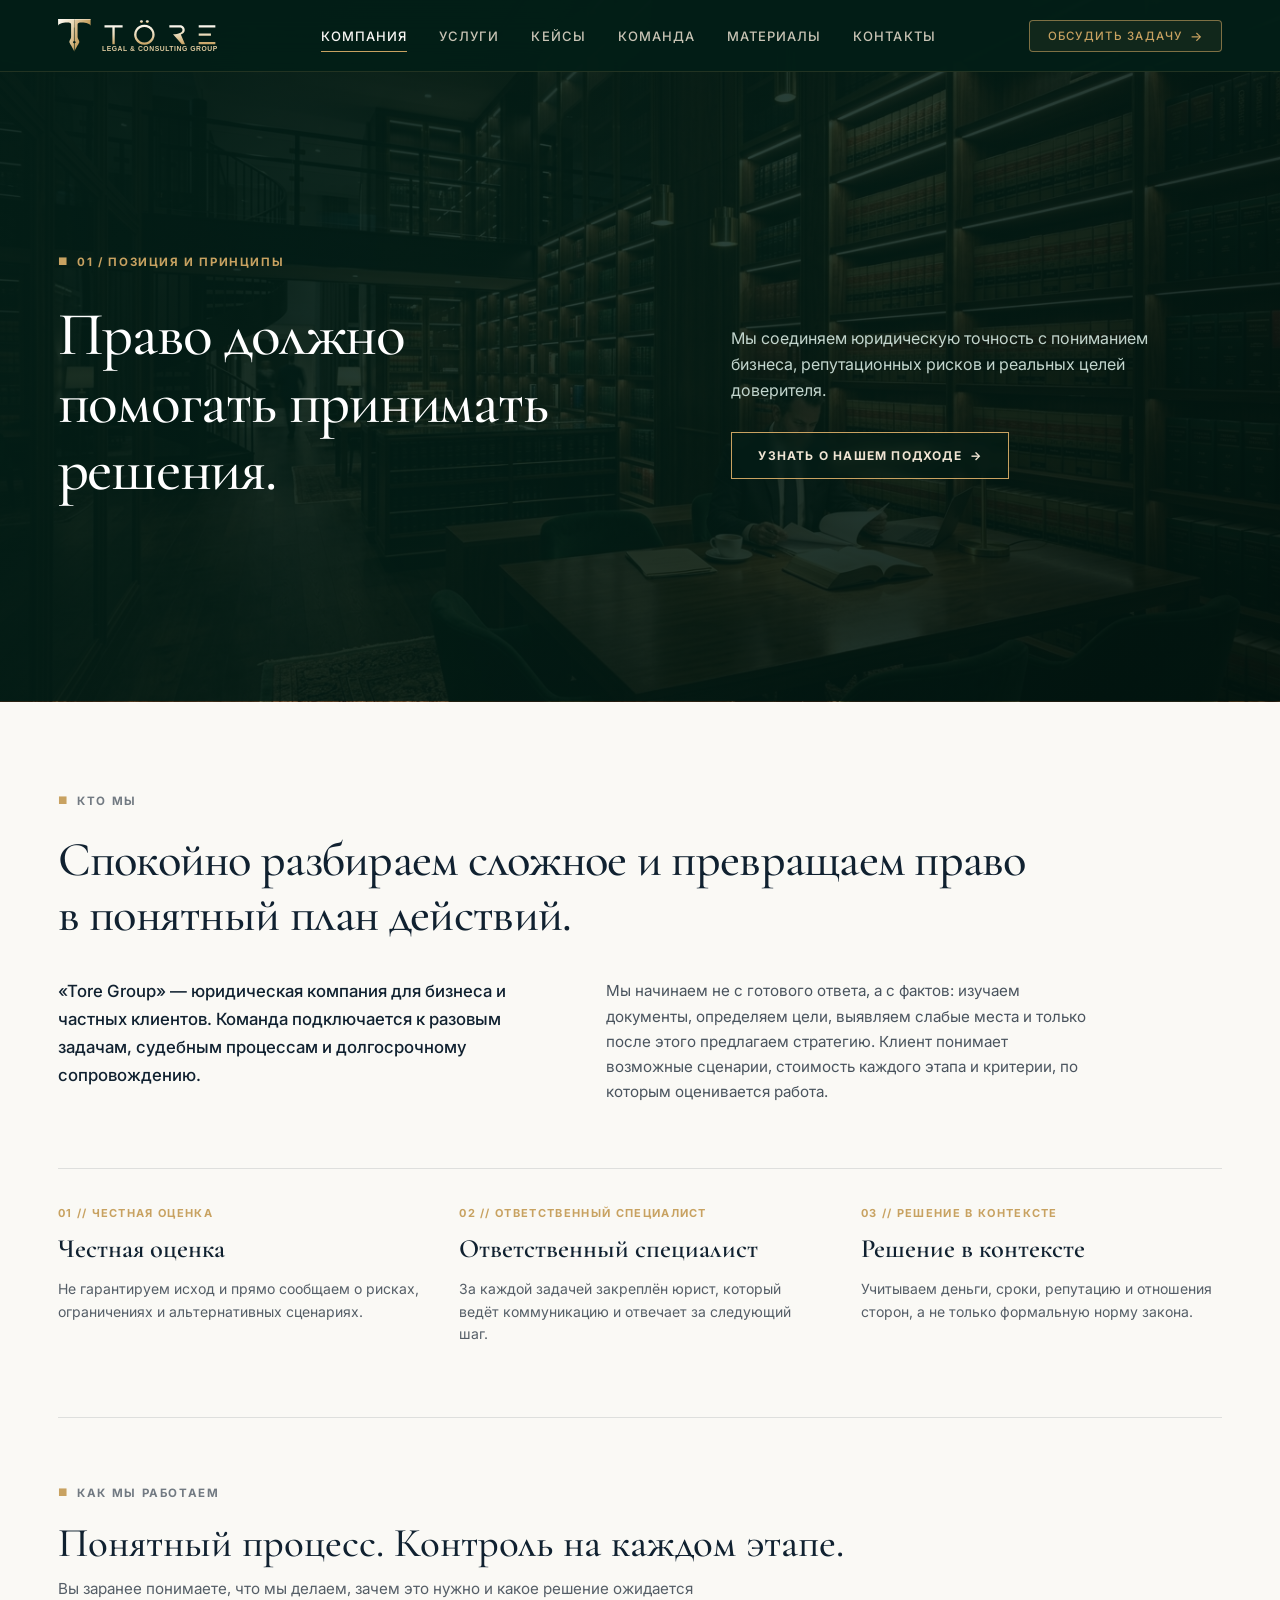
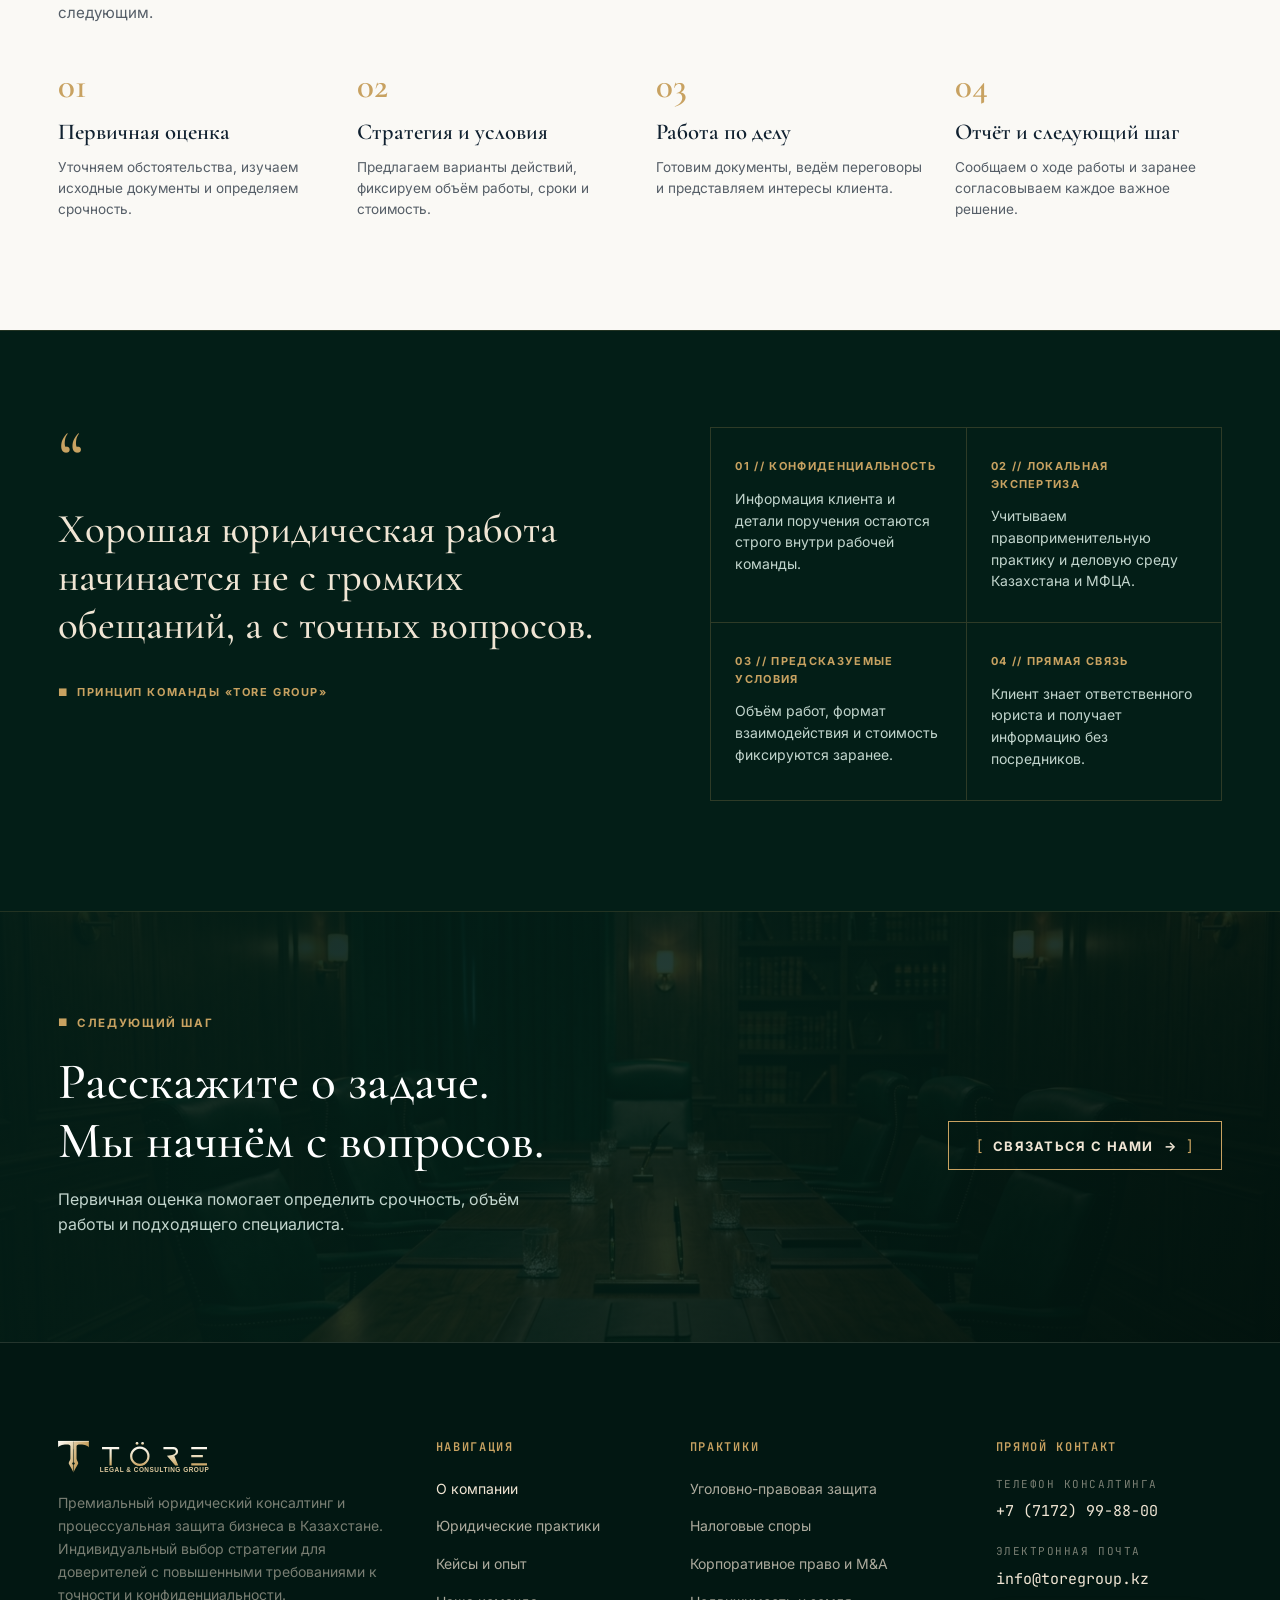
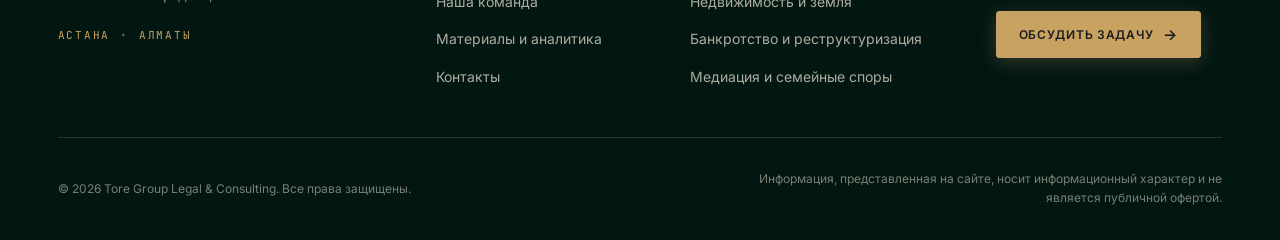
<file: company.html>
<!DOCTYPE html>
<html lang="ru">
<head>
  <meta charset="UTF-8">
  <meta name="viewport" content="width=device-width, initial-scale=1.0">
  <title>Компания — TORE GROUP | Юридический консалтинг и защита бизнеса в Казахстане</title>
  <meta name="description" content="Tore Group — Премиальная юридическая компания для бизнеса и частных доверителей в Казахстане. Позиция, принципы работы и процессуальные стандарты.">

  <!-- Favicon Monogram -->
  <link rel="icon" href="data:image/svg+xml,<svg xmlns=%22http://www.w3.org/2000/svg%22 viewBox=%220 0 100 100%22><text y=%22.9em%22 font-size=%2290%22 font-family=%22serif%22 fill=%22%23C9B086%22>T</text></svg>">

  <!-- Open Graph -->
  <meta property="og:title" content="Компания — TORE GROUP">
  <meta property="og:description" content="Право должно помогать принимать решения. Позиция, принципы и стандарты работы команды Tore Group.">
  <meta property="og:type" content="website">

  <!-- Google Fonts: Cormorant Garamond + Playfair Display + Inter + JetBrains Mono -->
  <link rel="preconnect" href="https://fonts.googleapis.com">
  <link rel="preconnect" href="https://fonts.gstatic.com" crossorigin>
  <link href="https://fonts.googleapis.com/css2?family=Cormorant+Garamond:ital,wght@0,400;0,500;0,600;0,700;1,400;1,500;1,600;1,700&family=Playfair+Display:ital,wght@0,500;0,600;0,700;1,400;1,600&family=Inter:wght@300;400;500;600;700&family=JetBrains+Mono:wght@400;500;600&display=swap" rel="stylesheet">
  
  <link rel="stylesheet" href="styles.css">
</head>
<body class="page-company">
  <!-- HEADER / FIXED FROSTED NAVIGATION -->
  <header class="site-header" id="header" role="banner">
    <div class="header-inner container">
      <!-- Official Brand Logo -->
      <a href="index.html" class="brand-logo-link" aria-label="TORE GROUP Главная">
        <img src="assets/tore-header-logo.svg" alt="TÖRE // LEGAL &amp; CONSULTING GROUP" class="brand-header-logo-img" width="170" height="38">
      </a>

      <!-- Desktop Navigation Links -->
      <nav class="nav-desktop" role="navigation" aria-label="Основное меню">
        <ul class="nav-list">
          <li><a href="company.html" class="nav-link is-active" aria-current="page">Компания</a></li>
          <li><a href="index.html#practices" class="nav-link">Услуги</a></li>
          <li><a href="index.html#cases" class="nav-link">Кейсы</a></li>
          <li><a href="team.html" class="nav-link">Команда</a></li>
          <li><a href="index.html#materials" class="nav-link">Материалы</a></li>
          <li><a href="index.html#contacts" class="nav-link">Контакты</a></li>
        </ul>
      </nav>

      <!-- Header Action -->
      <div class="header-actions">
        <button type="button" class="btn-discuss-header js-open-consultation" aria-label="Открыть окно обсуждения задачи">
          <span class="btn-text">Обсудить задачу</span>
          <span class="arrow-glyph" aria-hidden="true">→</span>
        </button>
        <!-- Mobile Menu Toggle Button -->
        <button type="button" class="menu-toggle" id="menuToggle" aria-label="Переключить мобильное меню" aria-expanded="false" aria-controls="mobileNav">
          <span class="hamburger-bar"></span>
          <span class="hamburger-bar"></span>
        </button>
      </div>
    </div>
  </header>

  <!-- MOBILE NAVIGATION DRAWER -->
  <div class="mobile-drawer" id="mobileNav" aria-hidden="true">
    <div class="mobile-drawer-inner">
      <div class="mobile-drawer-header">
        <div class="brand-logo-link">
          <img src="assets/tore-header-logo.svg" alt="TÖRE // LEGAL &amp; CONSULTING GROUP" class="brand-header-logo-img" width="170" height="38">
        </div>
        <button type="button" class="close-drawer-btn" id="closeMenuBtn" aria-label="Закрыть меню">✕</button>
      </div>
      <nav class="mobile-nav-links">
        <a href="company.html" class="mobile-nav-link is-active"><span class="nav-num">01</span> Компания</a>
        <a href="index.html#practices" class="mobile-nav-link"><span class="nav-num">02</span> Услуги</a>
        <a href="index.html#cases" class="mobile-nav-link"><span class="nav-num">03</span> Кейсы</a>
        <a href="team.html" class="mobile-nav-link"><span class="nav-num">04</span> Команда</a>
        <a href="index.html#materials" class="mobile-nav-link"><span class="nav-num">05</span> Материалы</a>
        <a href="index.html#contacts" class="mobile-nav-link"><span class="nav-num">06</span> Контакты</a>
      </nav>
      <div class="mobile-drawer-footer">
        <button type="button" class="btn-primary-sand w-full js-open-consultation">
          Обсудить задачу
          <span class="arrow-glyph" aria-hidden="true">→</span>
        </button>
        <div class="mobile-contacts-info">
          <p class="mono-label">АСТАНА • АЛМАТЫ</p>
          <a href="tel:+77172998800" class="mobile-phone-link">+7 (7172) 99-88-00</a>
        </div>
      </div>
    </div>
  </div>

  <main id="main-content">
    <!-- БЛОК 1: HERO — «ПОЗИЦИЯ И ПРИНЦИПЫ» -->
    <section class="company-hero-section" id="hero" aria-label="Позиция и принципы">
      <div class="container">
        <!-- Eyebrow label -->
        <div class="company-hero-eyebrow">
          <span class="company-eyebrow-accent"><span class="bullet-square">■</span> 01 / ПОЗИЦИЯ И ПРИНЦИПЫ</span>
        </div>

        <!-- 2-Column Hero Layout -->
        <div class="company-hero-grid">
          <div class="company-hero-title-col">
            <h1 class="company-hero-heading">
              Право должно<br>помогать принимать<br>решения.
            </h1>
          </div>
          <div class="company-hero-desc-col">
            <p class="company-hero-desc">
              Мы соединяем юридическую точность с пониманием бизнеса, репутационных рисков и реальных целей доверителя.
            </p>
            <div class="company-hero-btn-wrap">
              <a href="#who-we-are" class="btn-company-outline">
                <span>УЗНАТЬ О НАШЕМ ПОДХОДЕ</span>
                <span class="arrow-glyph" aria-hidden="true">→</span>
              </a>
            </div>
          </div>
        </div>
      </div>
    </section>

    <!-- СВЕТЛЫЙ РЕДАКЦИОННЫЙ БЛОК: «КТО МЫ», ПРИНЦИПЫ И «КАК МЫ РАБОТАЕМ» -->
    <section class="company-light-section" id="who-we-are" aria-label="О компании Tore Group">
      <div class="container">
        
        <!-- БЛОК 2: «КТО МЫ» -->
        <div class="company-who-block">
          <div class="company-who-eyebrow">
            <span class="company-light-tag"><span class="bullet-square gold">■</span> КТО МЫ</span>
          </div>
          
          <h2 class="company-who-title">
            Спокойно разбираем сложное и превращаем право в понятный план действий.
          </h2>

          <div class="company-who-columns">
            <div class="who-col">
              <p class="who-lead-text">
                «Tore Group» — юридическая компания для бизнеса и частных клиентов. Команда подключается к разовым задачам, судебным процессам и долгосрочному сопровождению.
              </p>
            </div>
            <div class="who-col">
              <p class="who-body-text">
                Мы начинаем не с готового ответа, а с фактов: изучаем документы, определяем цели, выявляем слабые места и только после этого предлагаем стратегию. Клиент понимает возможные сценарии, стоимость каждого этапа и критерии, по которым оценивается работа.
              </p>
            </div>
          </div>
        </div>

        <!-- БЛОК 3: ПРИНЦИПЫ РАБОТЫ (3 КОЛОНКИ С ТОНКИМИ ЛИНИЯМИ) -->
        <div class="company-principles-wrap" id="principles">
          <div class="company-principles-grid">
            
            <!-- Принцип 01 -->
            <article class="company-principle-item">
              <span class="principle-cat-mono">01 // ЧЕСТНАЯ ОЦЕНКА</span>
              <h3 class="principle-item-heading">Честная оценка</h3>
              <p class="principle-item-desc">
                Не гарантируем исход и прямо сообщаем о рисках, ограничениях и альтернативных сценариях.
              </p>
            </article>

            <!-- Принцип 02 -->
            <article class="company-principle-item">
              <span class="principle-cat-mono">02 // ОТВЕТСТВЕННЫЙ СПЕЦИАЛИСТ</span>
              <h3 class="principle-item-heading">Ответственный специалист</h3>
              <p class="principle-item-desc">
                За каждой задачей закреплён юрист, который ведёт коммуникацию и отвечает за следующий шаг.
              </p>
            </article>

            <!-- Принцип 03 -->
            <article class="company-principle-item">
              <span class="principle-cat-mono">03 // РЕШЕНИЕ В КОНТЕКСТЕ</span>
              <h3 class="principle-item-heading">Решение в контексте</h3>
              <p class="principle-item-desc">
                Учитываем деньги, сроки, репутацию и отношения сторон, а не только формальную норму закона.
              </p>
            </article>

          </div>
        </div>

        <!-- БЛОК 4: «КАК МЫ РАБОТАЕМ» (ПОСЛЕДОВАТЕЛЬНЫЙ ПРОЦЕСС) -->
        <div class="company-workflow-block" id="workflow">
          <div class="company-workflow-header">
            <div class="company-workflow-eyebrow">
              <span class="company-light-tag"><span class="bullet-square gold">■</span> КАК МЫ РАБОТАЕМ</span>
            </div>
            <h2 class="workflow-main-title">
              Понятный процесс. Контроль на каждом этапе.
            </h2>
            <p class="workflow-subtext">
              Вы заранее понимаете, что мы делаем, зачем это нужно и какое решение ожидается следующим.
            </p>
          </div>

          <div class="workflow-steps-grid">
            
            <!-- Шаг 01 -->
            <div class="workflow-step-col">
              <div class="workflow-step-num">01</div>
              <h3 class="workflow-step-title">Первичная оценка</h3>
              <p class="workflow-step-text">
                Уточняем обстоятельства, изучаем исходные документы и определяем срочность.
              </p>
            </div>

            <!-- Шаг 02 -->
            <div class="workflow-step-col">
              <div class="workflow-step-num">02</div>
              <h3 class="workflow-step-title">Стратегия и условия</h3>
              <p class="workflow-step-text">
                Предлагаем варианты действий, фиксируем объём работы, сроки и стоимость.
              </p>
            </div>

            <!-- Шаг 03 -->
            <div class="workflow-step-col">
              <div class="workflow-step-num">03</div>
              <h3 class="workflow-step-title">Работа по делу</h3>
              <p class="workflow-step-text">
                Готовим документы, ведём переговоры и представляем интересы клиента.
              </p>
            </div>

            <!-- Шаг 04 -->
            <div class="workflow-step-col">
              <div class="workflow-step-num">04</div>
              <h3 class="workflow-step-title">Отчёт и следующий шаг</h3>
              <p class="workflow-step-text">
                Сообщаем о ходе работы и заранее согласовываем каждое важное решение.
              </p>
            </div>

          </div>
        </div>

      </div>
    </section>

    <!-- БЛОК 5: ПРИНЦИПЫ КОМАНДЫ / ВЫРАЗИТЕЛЬНАЯ ТЁМНАЯ СЕКЦИЯ -->
    <section class="company-quote-section" aria-label="Принципы команды Tore Group">
      <div class="container">
        <div class="company-quote-grid">
          
          <!-- Левая колонка: Цитата -->
          <div class="company-quote-col">
            <span class="quote-glyph-mark" aria-hidden="true">“</span>
            <blockquote class="company-quote-text">
              Хорошая юридическая работа начинается не с громких обещаний, а с точных вопросов.
            </blockquote>
            <div class="quote-signature-wrap">
              <span class="quote-signature-tag"><span class="bullet-square gold">■</span> ПРИНЦИП КОМАНДЫ «TORE GROUP»</span>
            </div>
          </div>

          <!-- Правая колонка: 4 принципа в сетке с тонкими рамками -->
          <div class="company-team-principles-grid">
            
            <div class="team-principle-card">
              <span class="team-principle-mono">01 // КОНФИДЕНЦИАЛЬНОСТЬ</span>
              <p class="team-principle-desc">
                Информация клиента и детали поручения остаются строго внутри рабочей команды.
              </p>
            </div>

            <div class="team-principle-card">
              <span class="team-principle-mono">02 // ЛОКАЛЬНАЯ ЭКСПЕРТИЗА</span>
              <p class="team-principle-desc">
                Учитываем правоприменительную практику и деловую среду Казахстана и МФЦА.
              </p>
            </div>

            <div class="team-principle-card">
              <span class="team-principle-mono">03 // ПРЕДСКАЗУЕМЫЕ УСЛОВИЯ</span>
              <p class="team-principle-desc">
                Объём работ, формат взаимодействия и стоимость фиксируются заранее.
              </p>
            </div>

            <div class="team-principle-card">
              <span class="team-principle-mono">04 // ПРЯМАЯ СВЯЗЬ</span>
              <p class="team-principle-desc">
                Клиент знает ответственного юриста и получает информацию без посредников.
              </p>
            </div>

          </div>

        </div>
      </div>
    </section>

    <!-- БЛОК 6: ЗАКЛЮЧИТЕЛЬНЫЙ ПРИЗЫВ К ДЕЙСТВИЮ (CTA С ФОНОМ ПЕРЕГОВОРНОЙ) -->
    <section class="company-cta-section" id="contact-cta" aria-label="Связаться с нами">
      <div class="container">
        <div class="company-cta-eyebrow">
          <span class="company-eyebrow-accent"><span class="bullet-square">■</span> СЛЕДУЮЩИЙ ШАГ</span>
        </div>
        <div class="company-cta-grid">
          <div class="company-cta-text-col">
            <h2 class="company-cta-heading">
              Расскажите о задаче.<br>Мы начнём с вопросов.
            </h2>
            <p class="company-cta-desc">
              Первичная оценка помогает определить срочность, объём работы и подходящего специалиста.
            </p>
          </div>
          <div class="company-cta-btn-col">
            <button type="button" class="btn-company-cta-bracket js-open-consultation" aria-label="Открыть форму консультации">
              <span class="bracket-symbol">[</span>
              <span class="btn-cta-text">СВЯЗАТЬСЯ С НАМИ</span>
              <span class="arrow-glyph" aria-hidden="true">→</span>
              <span class="bracket-symbol">]</span>
            </button>
          </div>
        </div>
      </div>
    </section>
  </main>

  <!-- FOOTER / DARK EDITORIAL BASEMENT -->
  <footer class="site-footer" role="contentinfo">
    <div class="container footer-container">
      <div class="footer-grid">
        <!-- Col 1: Brand & Philosophy -->
        <div class="footer-col footer-col-brand">
          <a href="index.html" class="brand-logo-link" aria-label="Tore Group Главная">
            <img src="assets/tore-header-logo.svg" alt="TÖRE // LEGAL &amp; CONSULTING GROUP" class="footer-brand-logo-img" width="170" height="38">
          </a>
          <p class="footer-desc">
            Премиальный юридический консалтинг и процессуальная защита бизнеса в Казахстане. Индивидуальный выбор стратегии для доверителей с повышенными требованиями к точности и конфиденциальности.
          </p>
          <div class="footer-locations">
            <span class="loc-tag">АСТАНА</span>
            <span class="loc-sep">•</span>
            <span class="loc-tag">АЛМАТЫ</span>
          </div>
        </div>

        <!-- Col 2: Navigation Links -->
        <div class="footer-col footer-col-links">
          <h3 class="footer-heading">Навигация</h3>
          <ul class="footer-nav">
            <li><a href="company.html" class="is-active">О компании</a></li>
            <li><a href="index.html#practices">Юридические практики</a></li>
            <li><a href="index.html#cases">Кейсы и опыт</a></li>
            <li><a href="team.html">Наша команда</a></li>
            <li><a href="index.html#materials">Материалы и аналитика</a></li>
            <li><a href="index.html#contacts">Контакты</a></li>
          </ul>
        </div>

        <!-- Col 3: Practices List -->
        <div class="footer-col footer-col-practices">
          <h3 class="footer-heading">Практики</h3>
          <ul class="footer-nav">
            <li><a href="index.html#practices">Уголовно-правовая защита</a></li>
            <li><a href="index.html#practices">Налоговые споры</a></li>
            <li><a href="index.html#practices">Корпоративное право и M&amp;A</a></li>
            <li><a href="index.html#practices">Недвижимость и земля</a></li>
            <li><a href="index.html#practices">Банкротство и реструктуризация</a></li>
            <li><a href="index.html#practices">Медиация и семейные споры</a></li>
          </ul>
        </div>

        <!-- Col 4: Contacts & Direct Line -->
        <div class="footer-col footer-col-contacts">
          <h3 class="footer-heading">Прямой контакт</h3>
          <div class="footer-contact-block">
            <span class="mono-label">ТЕЛЕФОН КОНСАЛТИНГА</span>
            <a href="tel:+77172998800" class="footer-contact-val phone">+7 (7172) 99-88-00</a>
          </div>
          <div class="footer-contact-block">
            <span class="mono-label">ЭЛЕКТРОННАЯ ПОЧТА</span>
            <a href="mailto:info@toregroup.kz" class="footer-contact-val">info@toregroup.kz</a>
          </div>
          <div class="footer-contact-block">
            <button type="button" class="btn-primary-sand js-open-consultation">
              Обсудить задачу
              <span class="arrow-glyph" aria-hidden="true">→</span>
            </button>
          </div>
        </div>
      </div>

      <!-- Bottom Bar -->
      <div class="footer-bottom-bar">
        <p class="copyright-text">
          © 2026 Tore Group Legal &amp; Consulting. Все права защищены.
        </p>
        <p class="disclaimer-text">
          Информация, представленная на сайте, носит информационный характер и не является публичной офертой.
        </p>
      </div>
    </div>
  </footer>

  <!-- MODAL: CONSULTATION FORM ("ОБСУДИТЬ ЗАДАЧУ") -->
  <div class="modal-backdrop" id="consultationModal" role="dialog" aria-modal="true" aria-labelledby="consultModalTitle" aria-hidden="true">
    <div class="modal-window">
      <div class="modal-header">
        <div class="modal-header-text">
          <span class="mono-step-tag gold">КОНФИДЕНЦИАЛЬНО</span>
          <h3 class="modal-title" id="consultModalTitle">Обсудить правовую задачу</h3>
          <p class="modal-subtitle">Оставьте запрос для конфиденциальной консультации с партнером практики.</p>
        </div>
        <button type="button" class="modal-close-btn js-close-modal" aria-label="Закрыть модальное окно">✕</button>
      </div>

      <form class="modal-form" id="consultationForm" novalidate>
        <div class="form-group">
          <label for="clientName" class="form-label">Ваше имя *</label>
          <input type="text" id="clientName" name="name" class="form-input" placeholder="Александр Ибрагимов" required autocomplete="name">
          <span class="form-error" id="nameError">Пожалуйста, укажите имя</span>
        </div>

        <div class="form-group">
          <label for="clientPhone" class="form-label">Телефон *</label>
          <input type="tel" id="clientPhone" name="phone" class="form-input" placeholder="+7 (___) ___-__-__" required autocomplete="tel">
          <span class="form-error" id="phoneError">Укажите корректный номер телефона</span>
        </div>

        <div class="form-group">
          <label for="clientPractice" class="form-label">Интересующая практика</label>
          <select id="clientPractice" name="practice" class="form-input form-select">
            <option value="criminal">Уголовно-правовая защита</option>
            <option value="tax">Налоговые споры и аудит</option>
            <option value="corporate">Корпоративное право и M&amp;A</option>
            <option value="land">Земельные и имущественные споры</option>
            <option value="mediation">Медиация и семейное право</option>
            <option value="other">Другой правовой вопрос</option>
          </select>
        </div>

        <div class="form-group">
          <label for="clientMessage" class="form-label">Краткое описание задачи</label>
          <textarea id="clientMessage" name="message" class="form-input form-textarea" rows="3" placeholder="Опишите суть вопроса или процессуальные сроки..."></textarea>
        </div>

        <div class="form-footer">
          <button type="submit" class="btn-primary-sand w-full" id="submitConsultationBtn">
            <span>Отправить запрос</span>
            <span class="arrow-glyph" aria-hidden="true">→</span>
          </button>
          <p class="privacy-note">
            Нажимая кнопку, вы подтверждаете согласие на обработку персональных данных в режиме строгой адвокатской тайны.
          </p>
        </div>
      </form>
    </div>
  </div>

  <!-- TOAST NOTIFICATION POPUP -->
  <div class="toast-notification" id="toastNotification" role="alert" aria-live="polite" aria-hidden="true">
    <div class="toast-content">
      <div class="toast-icon" aria-hidden="true">✓</div>
      <div class="toast-text-wrap">
        <p class="toast-title" id="toastTitle">Запрос принят</p>
        <p class="toast-desc" id="toastDesc">Специалист Tore Group свяжется с вами в течение 30 минут.</p>
      </div>
      <button type="button" class="toast-close-btn" id="toastCloseBtn" aria-label="Закрыть уведомление">✕</button>
    </div>
  </div>

  <script src="assets/app.js"></script>
</body>
</html>
</file>
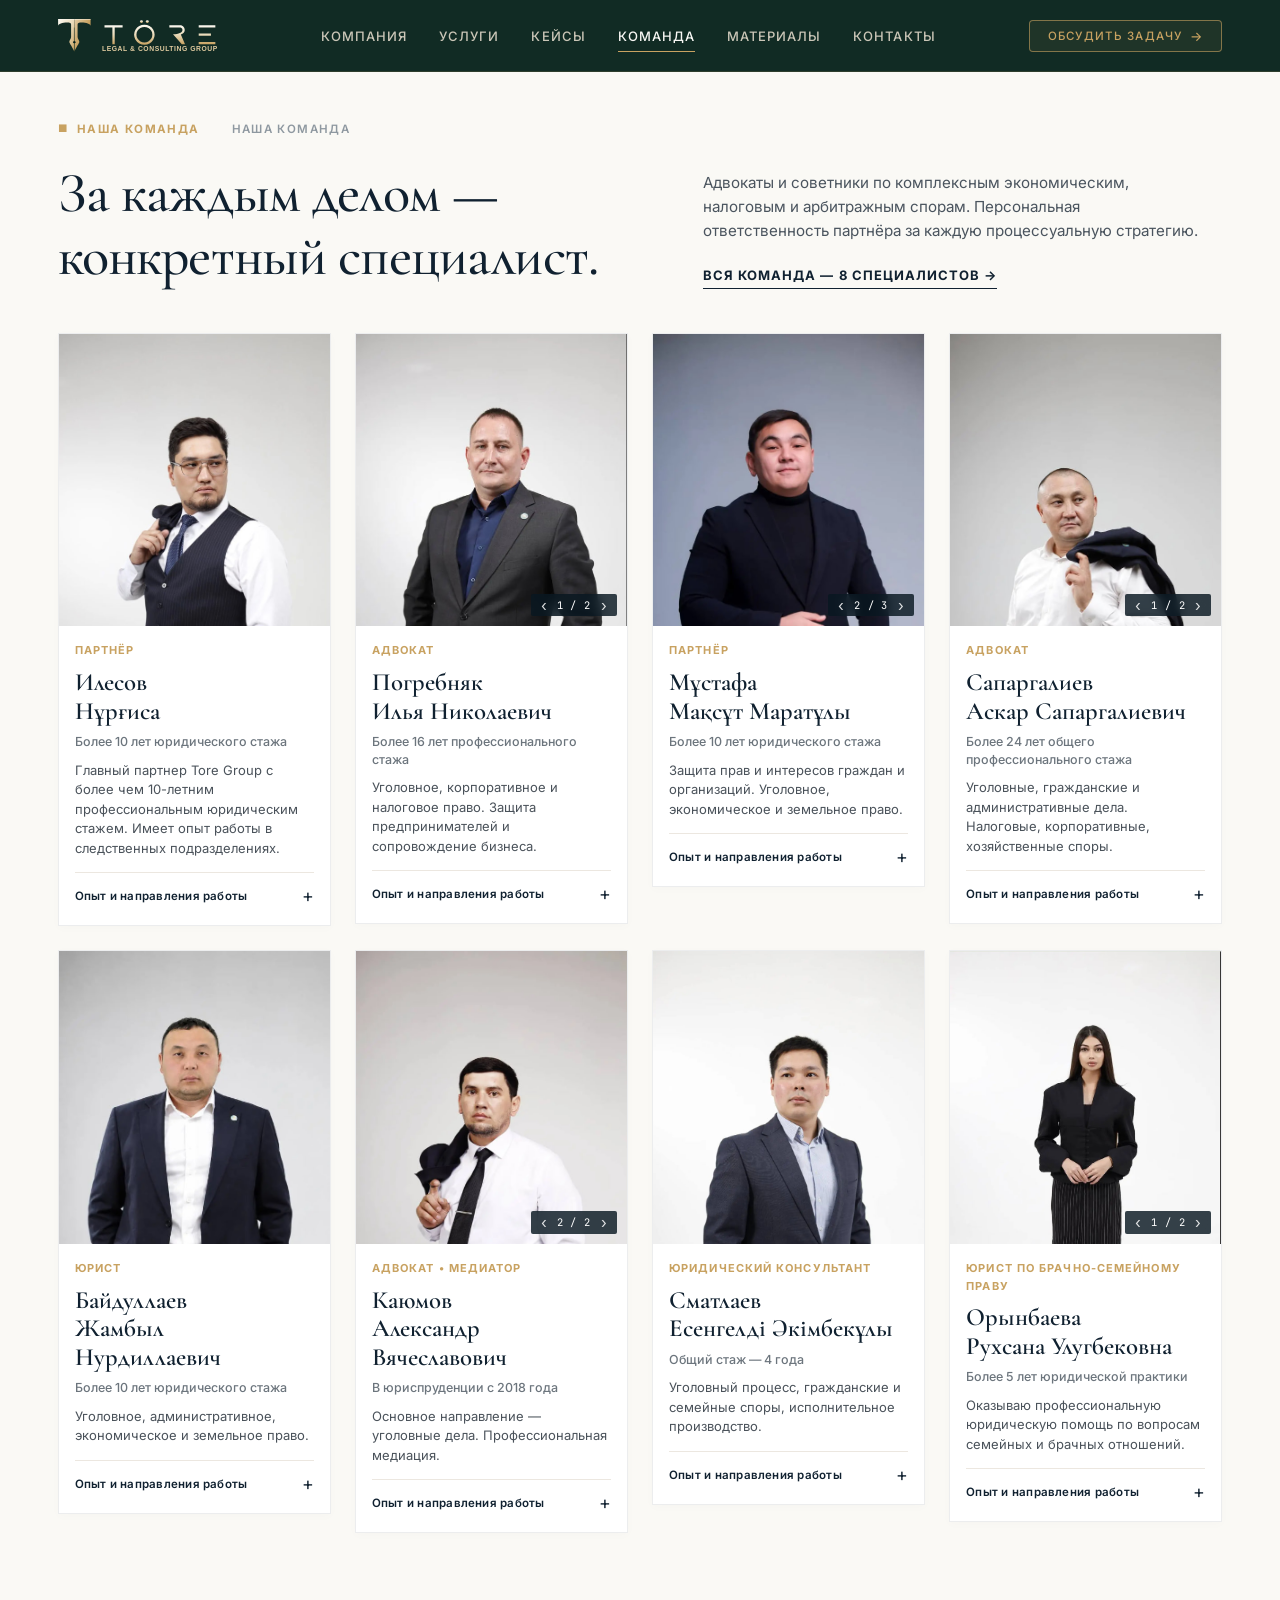
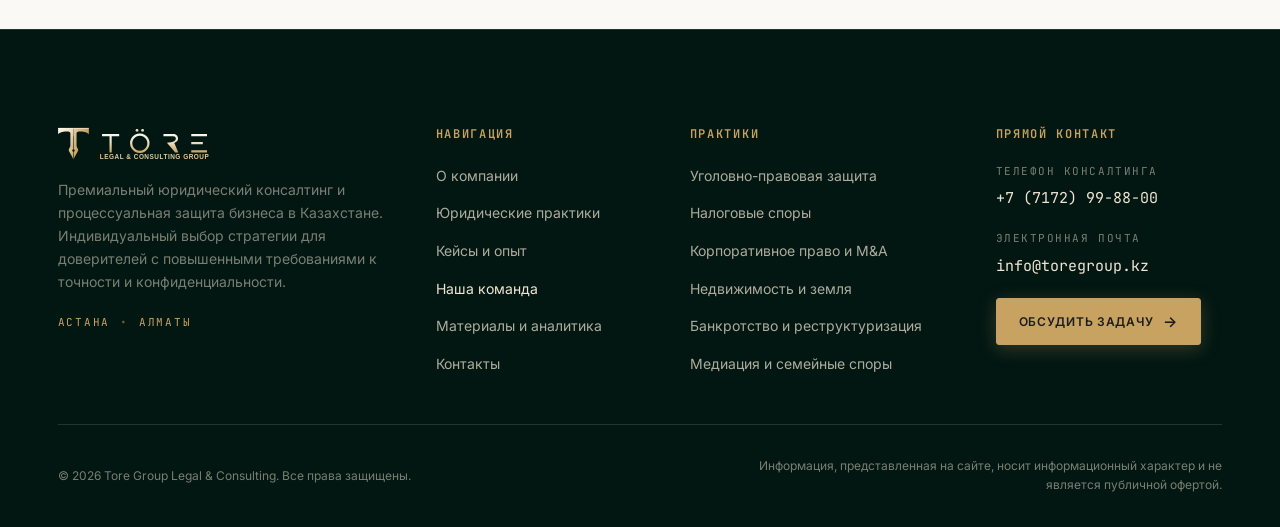
<file: team.html>
<!DOCTYPE html>
<html lang="ru">
<head>
  <meta charset="UTF-8">
  <meta name="viewport" content="width=device-width, initial-scale=1.0">
  <title>Наша команда — Специалисты Tore Group | Юридический консалтинг</title>
  <meta name="description" content="Команда опытных адвокатов и юристов Tore Group. Судебная защита, уголовное право, разрешение споров и корпоративный консалтинг в Казахстане.">

  <!-- Favicon Monogram -->
  <link rel="icon" href="data:image/svg+xml,<svg xmlns=%22http://www.w3.org/2000/svg%22 viewBox=%220 0 100 100%22><text y=%22.9em%22 font-size=%2290%22 font-family=%22serif%22 fill=%22%23C9B086%22>T</text></svg>">

  <!-- Open Graph -->
  <meta property="og:title" content="Наша команда — Tore Group">
  <meta property="og:description" content="Познакомьтесь с опытом и направлениями работы специалистов Tore Group.">
  <meta property="og:type" content="website">

  <!-- Google Fonts -->
  <link rel="preconnect" href="https://fonts.googleapis.com">
  <link rel="preconnect" href="https://fonts.gstatic.com" crossorigin>
  <link href="https://fonts.googleapis.com/css2?family=Cormorant+Garamond:ital,wght@0,400;0,500;0,600;0,700;1,400;1,500;1,600;1,700&family=Playfair+Display:ital,wght@0,500;0,600;0,700;1,400;1,600&family=Inter:wght@300;400;500;600;700&family=JetBrains+Mono:wght@400;500;600&display=swap" rel="stylesheet">
  
  <link rel="stylesheet" href="styles.css">
</head>
<body class="page-team">
  <!-- HEADER / FIXED FROSTED NAVIGATION -->
  <header class="site-header" id="header" role="banner">
    <div class="header-inner container">
      <!-- Official Brand Logo -->
      <a href="index.html" class="brand-logo-link" aria-label="Tore Group Главная">
        <img src="assets/tore-header-logo.svg" alt="TÖRE // LEGAL &amp; CONSULTING GROUP" class="brand-header-logo-img" width="170" height="38">
      </a>

      <!-- Desktop Navigation Links -->
      <nav class="nav-desktop" role="navigation" aria-label="Основное меню">
        <ul class="nav-list">
          <li><a href="company.html" class="nav-link">Компания</a></li>
          <li><a href="index.html#practices" class="nav-link">Услуги</a></li>
          <li><a href="index.html#cases" class="nav-link">Кейсы</a></li>
          <li><a href="team.html" class="nav-link is-active" aria-current="page">Команда</a></li>
          <li><a href="index.html#materials" class="nav-link">Материалы</a></li>
          <li><a href="index.html#contacts" class="nav-link">Контакты</a></li>
        </ul>
      </nav>

      <!-- Header Action -->
      <div class="header-actions">
        <button type="button" class="btn-discuss-header js-open-consultation" aria-label="Открыть окно обсуждения задачи">
          <span class="btn-text">Обсудить задачу</span>
          <span class="arrow-glyph" aria-hidden="true">→</span>
        </button>
        <!-- Mobile Menu Toggle Button -->
        <button type="button" class="menu-toggle" id="menuToggle" aria-label="Переключить мобильное меню" aria-expanded="false" aria-controls="mobileNav">
          <span class="hamburger-bar"></span>
          <span class="hamburger-bar"></span>
        </button>
      </div>
    </div>
  </header>

  <!-- MOBILE NAVIGATION DRAWER -->
  <div class="mobile-drawer" id="mobileNav" aria-hidden="true">
    <div class="mobile-drawer-inner">
      <div class="mobile-drawer-header">
        <div class="brand-logo-link">
          <img src="assets/tore-header-logo.svg" alt="TÖRE // LEGAL &amp; CONSULTING GROUP" class="brand-header-logo-img" width="170" height="38">
        </div>
        <button type="button" class="close-drawer-btn" id="closeMenuBtn" aria-label="Закрыть меню">✕</button>
      </div>
      <nav class="mobile-nav-links">
        <a href="company.html" class="mobile-nav-link"><span class="nav-num">01</span> Компания</a>
        <a href="index.html#practices" class="mobile-nav-link"><span class="nav-num">02</span> Услуги</a>
        <a href="index.html#cases" class="mobile-nav-link"><span class="nav-num">03</span> Кейсы</a>
        <a href="team.html" class="mobile-nav-link is-active"><span class="nav-num">04</span> Команда</a>
        <a href="index.html#materials" class="mobile-nav-link"><span class="nav-num">05</span> Материалы</a>
        <a href="index.html#contacts" class="mobile-nav-link"><span class="nav-num">06</span> Контакты</a>
      </nav>
      <div class="mobile-drawer-footer">
        <button type="button" class="btn-primary-sand w-full js-open-consultation">
          Обсудить задачу
          <span class="arrow-glyph" aria-hidden="true">→</span>
        </button>
        <div class="mobile-contacts-info">
          <p class="mono-label">АСТАНА • АЛМАТЫ</p>
          <a href="tel:+77172998800" class="mobile-phone-link">+7 (7172) 99-88-00</a>
        </div>
      </div>
    </div>
  </div>

  <main id="main-content" class="team-page-main">
    <section class="team-page-hero" aria-label="Наша команда">
      <div class="container">
        <!-- Eyebrow text -->
        <div class="team-hero-eyebrow">
          <span class="eyebrow-accent"><span class="bullet-square">■</span> НАША КОМАНДА</span>
          <span class="eyebrow-ghost">НАША КОМАНДА</span>
        </div>

        <!-- 2-Column Desktop Composition: Heading on Left, Paragraph + Link on Right -->
        <div class="team-hero-grid">
          <div class="team-hero-title-col">
            <h1 class="team-hero-title">За каждым делом —<br>конкретный специалист.</h1>
          </div>
          <div class="team-hero-text-col">
            <p class="team-hero-desc">
              Адвокаты и советники по комплексным экономическим, налоговым и арбитражным спорам. Персональная ответственность партнёра за каждую процессуальную стратегию.
            </p>
            <a href="#specialists-grid" class="team-hero-link">ВСЯ КОМАНДА — 8 СПЕЦИАЛИСТОВ →</a>
          </div>
        </div>

        <!-- 4-Column Specialists Grid -->
        <div class="specialists-cards-grid" id="specialists-grid">
          
          <!-- 1. ИЛЕСОВ НҰРҒИСА -->
          <article class="specialist-card" data-member="ilesov">
            <div class="specialist-photo-container">
              <img 
                src="assets/team/ilesov-1.jpg" 
                alt="Илесов Нұрғиса — Партнёр Tore Group" 
                class="specialist-main-photo"
                width="456" 
                height="568"
                loading="eager"
              >
            </div>
            <div class="specialist-card-body">
              <span class="specialist-role-tag">ПАРТНЁР</span>
              <h3 class="specialist-name-block">
                <span class="name-surname">Илесов</span>
                <span class="name-forename">Нұрғиса</span>
              </h3>
              <div class="specialist-exp-row">
                <span class="exp-text">Более 10 лет юридического стажа</span>
              </div>
              <p class="specialist-bio-text">
                Главный партнер Tore Group с более чем 10-летним профессиональным юридическим стажем. Имеет опыт работы в следственных подразделениях.
              </p>
              <button 
                type="button" 
                class="specialist-accordion-btn js-toggle-accordion" 
                aria-expanded="false" 
                aria-controls="exp-ilesov"
              >
                <span class="accordion-title">Опыт и направления работы</span>
                <span class="accordion-toggle-icon" aria-hidden="true">+</span>
              </button>
              <div class="specialist-accordion-content" id="exp-ilesov" hidden>
                <div class="accordion-inner">
                  <h4 class="accordion-subtitle">Направления практики</h4>
                  <ul class="accordion-list">
                    <li>Следственная практика и уголовная защита на всех стадиях досудебного расследования;</li>
                    <li>Защита прав бизнеса по делам экономической и должностной направленности;</li>
                    <li>Представление интересов доверителей в правоохранительных и надзорных органах Республики Казахстан.</li>
                  </ul>
                  <h4 class="accordion-subtitle">Квалификация и опыт</h4>
                  <p class="accordion-desc">Высшее юридическое образование. Многолетний практический опыт работы в следственных органах обеспечивает глубокое понимание процессуальных механизмов и эффективное выстраивание линии защиты.</p>
                </div>
              </div>
            </div>
          </article>

          <!-- 2. ПОГРЕБНЯК ИЛЬЯ НИКОЛАЕВИЧ (GALLERY 1/2) -->
          <article class="specialist-card" data-member="pogrebnyak">
            <div class="specialist-photo-container js-gallery" data-current="0">
              <img 
                src="assets/team/pogrebnyak-1.jpg" 
                alt="Погребняк Илья Николаевич — Адвокат Tore Group" 
                class="specialist-main-photo js-gallery-photo"
                width="456" 
                height="568"
                loading="eager"
              >
              <!-- Gallery Navigation Pill -->
              <div class="gallery-controls-pill">
                <button type="button" class="gallery-arrow-btn js-gallery-prev" aria-label="Предыдущее фото">‹</button>
                <span class="gallery-counter"><span class="js-current-slide">1</span> / <span class="js-total-slides">2</span></span>
                <button type="button" class="gallery-arrow-btn js-gallery-next" aria-label="Следующее фото">›</button>
              </div>
            </div>
            <!-- Thumbnails strip -->
            <div class="gallery-thumbs-row">
              <button type="button" class="gallery-thumb-btn is-active js-gallery-thumb" data-index="0" data-src="assets/team/pogrebnyak-1.jpg" aria-label="Фото 1">
                <img src="assets/team/pogrebnyak-1.jpg" alt="Погребняк И.Н. фото 1">
              </button>
              <button type="button" class="gallery-thumb-btn js-gallery-thumb" data-index="1" data-src="assets/team/pogrebnyak-2.jpg" aria-label="Фото 2">
                <img src="assets/team/pogrebnyak-2.jpg" alt="Погребняк И.Н. фото 2">
              </button>
            </div>
            <div class="specialist-card-body">
              <span class="specialist-role-tag">АДВОКАТ</span>
              <h3 class="specialist-name-block">
                <span class="name-surname">Погребняк</span>
                <span class="name-forename">Илья Николаевич</span>
              </h3>
              <div class="specialist-exp-row">
                <span class="exp-text">Более 16 лет профессионального стажа</span>
              </div>
              <p class="specialist-bio-text">
                Уголовное, корпоративное и налоговое право. Защита предпринимателей и сопровождение бизнеса.
              </p>
              <button 
                type="button" 
                class="specialist-accordion-btn js-toggle-accordion" 
                aria-expanded="false" 
                aria-controls="exp-pogrebnyak"
              >
                <span class="accordion-title">Опыт и направления работы</span>
                <span class="accordion-toggle-icon" aria-hidden="true">+</span>
              </button>
              <div class="specialist-accordion-content" id="exp-pogrebnyak" hidden>
                <div class="accordion-inner">
                  <h4 class="accordion-subtitle">Направления практики</h4>
                  <ul class="accordion-list">
                    <li>Комплексная защита бизнеса при налоговых проверках и доначислениях;</li>
                    <li>Уголовно-правовая защита предпринимателей и руководителей предприятий;</li>
                    <li>Корпоративные конфликты, структурирование и сопровождение сделок с высокими рисками.</li>
                  </ul>
                  <h4 class="accordion-subtitle">Статус и образование</h4>
                  <p class="accordion-desc">Член Коллегии адвокатов. Высшее юридическое образование. Более 16 лет непрерывной судебной и консультационной практики в судах всех инстанций.</p>
                </div>
              </div>
            </div>
          </article>

          <!-- 3. МҰСТАФА МАҚСҰТ МАРАТҰЛЫ (GALLERY 1/3) -->
          <article class="specialist-card" data-member="mustafa">
            <div class="specialist-photo-container js-gallery" data-current="1">
              <img 
                src="assets/team/mustafa-2.jpg" 
                alt="Мұстафа Мақсұт Маратұлы — Партнёр Tore Group" 
                class="specialist-main-photo js-gallery-photo"
                width="456" 
                height="568"
                loading="eager"
              >
              <!-- Gallery Navigation Pill -->
              <div class="gallery-controls-pill">
                <button type="button" class="gallery-arrow-btn js-gallery-prev" aria-label="Предыдущее фото">‹</button>
                <span class="gallery-counter"><span class="js-current-slide">2</span> / <span class="js-total-slides">3</span></span>
                <button type="button" class="gallery-arrow-btn js-gallery-next" aria-label="Следующее фото">›</button>
              </div>
            </div>
            <!-- Thumbnails strip -->
            <div class="gallery-thumbs-row">
              <button type="button" class="gallery-thumb-btn js-gallery-thumb" data-index="0" data-src="assets/team/mustafa-1.jpg" aria-label="Фото 1">
                <img src="assets/team/mustafa-1.jpg" alt="Мұстафа М.М. фото 1">
              </button>
              <button type="button" class="gallery-thumb-btn is-active js-gallery-thumb" data-index="1" data-src="assets/team/mustafa-2.jpg" aria-label="Фото 2">
                <img src="assets/team/mustafa-2.jpg" alt="Мұстафа М.М. фото 2">
              </button>
              <button type="button" class="gallery-thumb-btn js-gallery-thumb" data-index="2" data-src="assets/team/mustafa-3.jpg" aria-label="Фото 3">
                <img src="assets/team/mustafa-3.jpg" alt="Мұстафа М.М. фото 3">
              </button>
            </div>
            <div class="specialist-card-body">
              <span class="specialist-role-tag">ПАРТНЁР</span>
              <h3 class="specialist-name-block">
                <span class="name-surname">Мұстафа</span>
                <span class="name-forename">Мақсұт Маратұлы</span>
              </h3>
              <div class="specialist-exp-row">
                <span class="exp-text">Более 10 лет юридического стажа</span>
              </div>
              <p class="specialist-bio-text">
                Защита прав и интересов граждан и организаций. Уголовное, экономическое и земельное право.
              </p>
              <button 
                type="button" 
                class="specialist-accordion-btn js-toggle-accordion" 
                aria-expanded="false" 
                aria-controls="exp-mustafa"
              >
                <span class="accordion-title">Опыт и направления работы</span>
                <span class="accordion-toggle-icon" aria-hidden="true">+</span>
              </button>
              <div class="specialist-accordion-content" id="exp-mustafa" hidden>
                <div class="accordion-inner">
                  <h4 class="accordion-subtitle">Направления практики</h4>
                  <ul class="accordion-list">
                    <li>Представительство в специализированных межрайонных экономических судах (СМЭС);</li>
                    <li>Земельные споры, оформление прав землепользования и оспаривание изъятий участков;</li>
                    <li>Уголовно-правовая защита прав и законных интересов граждан и юридических лиц.</li>
                  </ul>
                  <h4 class="accordion-subtitle">Статус и образование</h4>
                  <p class="accordion-desc">Высшее юридическое образование. Член Коллегии адвокатов. Успешный опыт судебного представительства по комплексным земельным и коммерческим искам.</p>
                </div>
              </div>
            </div>
          </article>

          <!-- 4. САПАРГАЛИЕВ АСКАР САПАРГАЛИЕВИЧ (GALLERY 1/2) -->
          <article class="specialist-card" data-member="sapargaliyev">
            <div class="specialist-photo-container js-gallery" data-current="0">
              <img 
                src="assets/team/sapargaliyev-1.jpg" 
                alt="Сапаргалиев Аскар Сапаргалиевич — Адвокат Tore Group" 
                class="specialist-main-photo js-gallery-photo"
                width="456" 
                height="568"
                loading="lazy"
              >
              <!-- Gallery Navigation Pill -->
              <div class="gallery-controls-pill">
                <button type="button" class="gallery-arrow-btn js-gallery-prev" aria-label="Предыдущее фото">‹</button>
                <span class="gallery-counter"><span class="js-current-slide">1</span> / <span class="js-total-slides">2</span></span>
                <button type="button" class="gallery-arrow-btn js-gallery-next" aria-label="Следующее фото">›</button>
              </div>
            </div>
            <!-- Thumbnails strip -->
            <div class="gallery-thumbs-row">
              <button type="button" class="gallery-thumb-btn is-active js-gallery-thumb" data-index="0" data-src="assets/team/sapargaliyev-1.jpg" aria-label="Фото 1">
                <img src="assets/team/sapargaliyev-1.jpg" alt="Сапаргалиев А.С. фото 1">
              </button>
              <button type="button" class="gallery-thumb-btn js-gallery-thumb" data-index="1" data-src="assets/team/sapargaliyev-2.jpg" aria-label="Фото 2">
                <img src="assets/team/sapargaliyev-2.jpg" alt="Сапаргалиев А.С. фото 2">
              </button>
            </div>
            <div class="specialist-card-body">
              <span class="specialist-role-tag">АДВОКАТ</span>
              <h3 class="specialist-name-block">
                <span class="name-surname">Сапаргалиев</span>
                <span class="name-forename">Аскар Сапаргалиевич</span>
              </h3>
              <div class="specialist-exp-row">
                <span class="exp-text">Более 24 лет общего профессионального стажа</span>
              </div>
              <p class="specialist-bio-text">
                Уголовные, гражданские и административные дела. Налоговые, корпоративные, хозяйственные споры.
              </p>
              <button 
                type="button" 
                class="specialist-accordion-btn js-toggle-accordion" 
                aria-expanded="false" 
                aria-controls="exp-sapargaliyev"
              >
                <span class="accordion-title">Опыт и направления работы</span>
                <span class="accordion-toggle-icon" aria-hidden="true">+</span>
              </button>
              <div class="specialist-accordion-content" id="exp-sapargaliyev" hidden>
                <div class="accordion-inner">
                  <h4 class="accordion-subtitle">Направления практики</h4>
                  <ul class="accordion-list">
                    <li>Ведение наиболее сложных уголовных процессов и защита по делам особой важности;</li>
                    <li>Корпоративные и хозяйственные споры между крупными участниками рынка;</li>
                    <li>Судебные разбирательства с фискальными органами и защита имущественных активов.</li>
                  </ul>
                  <h4 class="accordion-subtitle">Статус и профессиональный опыт</h4>
                  <p class="accordion-desc">Действующий член Коллегии адвокатов. Стаж юридической практики превышает 24 года, включая руководство сложными комплексными судебными проектами в Верховном Суде РК.</p>
                </div>
              </div>
            </div>
          </article>

          <!-- 5. БАЙДУЛЛАЕВ ЖАМБЫЛ НУРДИЛЛАЕВИЧ -->
          <article class="specialist-card" data-member="baidullayev">
            <div class="specialist-photo-container">
              <img 
                src="assets/team/baidullayev-1.jpg" 
                alt="Байдуллаев Жамбыл Нурдиллаевич — Юрист Tore Group" 
                class="specialist-main-photo"
                width="456" 
                height="568"
                loading="lazy"
              >
            </div>
            <div class="specialist-card-body">
              <span class="specialist-role-tag">ЮРИСТ</span>
              <h3 class="specialist-name-block">
                <span class="name-surname">Байдуллаев</span>
                <span class="name-forename">Жамбыл Нурдиллаевич</span>
              </h3>
              <div class="specialist-exp-row">
                <span class="exp-text">Более 10 лет юридического стажа</span>
              </div>
              <p class="specialist-bio-text">
                Уголовное, административное, экономическое и земельное право.
              </p>
              <button 
                type="button" 
                class="specialist-accordion-btn js-toggle-accordion" 
                aria-expanded="false" 
                aria-controls="exp-baidullayev"
              >
                <span class="accordion-title">Опыт и направления работы</span>
                <span class="accordion-toggle-icon" aria-hidden="true">+</span>
              </button>
              <div class="specialist-accordion-content" id="exp-baidullayev" hidden>
                <div class="accordion-inner">
                  <h4 class="accordion-subtitle">Направления практики</h4>
                  <ul class="accordion-list">
                    <li>Экономические споры в сфере коммерческих договоров, поставок и подряда;</li>
                    <li>Административное судопроизводство (АППК РК), обжалование актов и действий госорганов;</li>
                    <li>Земельные отношения, защита титула собственности и прав природопользования.</li>
                  </ul>
                  <h4 class="accordion-subtitle">Статус и квалификация</h4>
                  <p class="accordion-desc">Высшее юридическое образование. Стаж профессиональной юридической практики свыше 10 лет. Представление интересов доверителей в судах всех уровней.</p>
                </div>
              </div>
            </div>
          </article>

          <!-- 6. КАЮМОВ АЛЕКСАНДР ВЯЧЕСЛАВОВИЧ (GALLERY 2/2) -->
          <article class="specialist-card" data-member="kayumov">
            <div class="specialist-photo-container js-gallery" data-current="1">
              <img 
                src="assets/team/kayumov-2.jpg" 
                alt="Каюмов Александр Вячеславович — Адвокат, медиатор Tore Group" 
                class="specialist-main-photo js-gallery-photo"
                width="456" 
                height="568"
                loading="lazy"
              >
              <!-- Gallery Navigation Pill -->
              <div class="gallery-controls-pill">
                <button type="button" class="gallery-arrow-btn js-gallery-prev" aria-label="Предыдущее фото">‹</button>
                <span class="gallery-counter"><span class="js-current-slide">2</span> / <span class="js-total-slides">2</span></span>
                <button type="button" class="gallery-arrow-btn js-gallery-next" aria-label="Следующее фото">›</button>
              </div>
            </div>
            <!-- Thumbnails strip -->
            <div class="gallery-thumbs-row">
              <button type="button" class="gallery-thumb-btn js-gallery-thumb" data-index="0" data-src="assets/team/kayumov-1.jpg" aria-label="Фото 1">
                <img src="assets/team/kayumov-1.jpg" alt="Каюмов А.В. фото 1">
              </button>
              <button type="button" class="gallery-thumb-btn is-active js-gallery-thumb" data-index="1" data-src="assets/team/kayumov-2.jpg" aria-label="Фото 2">
                <img src="assets/team/kayumov-2.jpg" alt="Каюмов А.В. фото 2">
              </button>
            </div>
            <div class="specialist-card-body">
              <span class="specialist-role-tag">АДВОКАТ • МЕДИАТОР</span>
              <h3 class="specialist-name-block">
                <span class="name-surname">Каюмов</span>
                <span class="name-forename">Александр Вячеславович</span>
              </h3>
              <div class="specialist-exp-row">
                <span class="exp-text">В юриспруденции с 2018 года</span>
              </div>
              <p class="specialist-bio-text">
                Основное направление — уголовные дела. Профессиональная медиация.
              </p>
              <button 
                type="button" 
                class="specialist-accordion-btn js-toggle-accordion" 
                aria-expanded="false" 
                aria-controls="exp-kayumov"
              >
                <span class="accordion-title">Опыт и направления работы</span>
                <span class="accordion-toggle-icon" aria-hidden="true">+</span>
              </button>
              <div class="specialist-accordion-content" id="exp-kayumov" hidden>
                <div class="accordion-inner">
                  <h4 class="accordion-subtitle">Направления практики</h4>
                  <ul class="accordion-list">
                    <li>Защита по уголовным делам на стадиях следствия и судебного разбирательства;</li>
                    <li>Проведение профессиональных процедур медиации и досудебного урегулирования конфликтов;</li>
                    <li>Разработка мировых и медиативных соглашений с фиксацией в судебном порядке.</li>
                  </ul>
                  <h4 class="accordion-subtitle">Статус и аккредитация</h4>
                  <p class="accordion-desc">Член Коллегии адвокатов, сертифицированный профессиональный медиатор. Высшее юридическое образование.</p>
                </div>
              </div>
            </div>
          </article>

          <!-- 7. СМАТЛАЕВ ЕСЕНГЕЛДІ ӘКІМБЕКҰЛЫ -->
          <article class="specialist-card" data-member="smatlayev">
            <div class="specialist-photo-container">
              <img 
                src="assets/team/smatlayev-1.jpg" 
                alt="Сматлаев Есенгелді Әкімбекұлы — Юридический консультант Tore Group" 
                class="specialist-main-photo"
                width="456" 
                height="568"
                loading="lazy"
              >
            </div>
            <div class="specialist-card-body">
              <span class="specialist-role-tag">ЮРИДИЧЕСКИЙ КОНСУЛЬТАНТ</span>
              <h3 class="specialist-name-block">
                <span class="name-surname">Сматлаев</span>
                <span class="name-forename">Есенгелді Әкімбекұлы</span>
              </h3>
              <div class="specialist-exp-row">
                <span class="exp-text">Общий стаж — 4 года</span>
              </div>
              <p class="specialist-bio-text">
                Уголовный процесс, гражданские и семейные споры, исполнительное производство.
              </p>
              <button 
                type="button" 
                class="specialist-accordion-btn js-toggle-accordion" 
                aria-expanded="false" 
                aria-controls="exp-smatlayev"
              >
                <span class="accordion-title">Опыт и направления работы</span>
                <span class="accordion-toggle-icon" aria-hidden="true">+</span>
              </button>
              <div class="specialist-accordion-content" id="exp-smatlayev" hidden>
                <div class="accordion-inner">
                  <h4 class="accordion-subtitle">Направления практики</h4>
                  <ul class="accordion-list">
                    <li>Сопровождение гражданских и семейных споров, представление интересов в суде;</li>
                    <li>Взыскание задолженностей и контроль исполнительного производства (ЧСИ);</li>
                    <li>Правовая экспертиза договоров и подготовка процессуальных документов.</li>
                  </ul>
                  <h4 class="accordion-subtitle">Статус</h4>
                  <p class="accordion-desc">Член Палаты юридических консультантов Республики Казахстан. Высшее юридическое образование.</p>
                </div>
              </div>
            </div>
          </article>

          <!-- 8. ОРЫНБАЕВА РУХСАНА УЛУГБЕКОВНА (GALLERY 1/2) -->
          <article class="specialist-card" data-member="orynbayeva">
            <div class="specialist-photo-container js-gallery" data-current="0">
              <img 
                src="assets/team/orynbayeva-1.jpg" 
                alt="Орынбаева Рухсана Улугбековна — Юрист по брачно-семейному праву Tore Group" 
                class="specialist-main-photo js-gallery-photo"
                width="456" 
                height="568"
                loading="lazy"
              >
              <!-- Gallery Navigation Pill -->
              <div class="gallery-controls-pill">
                <button type="button" class="gallery-arrow-btn js-gallery-prev" aria-label="Предыдущее фото">‹</button>
                <span class="gallery-counter"><span class="js-current-slide">1</span> / <span class="js-total-slides">2</span></span>
                <button type="button" class="gallery-arrow-btn js-gallery-next" aria-label="Следующее фото">›</button>
              </div>
            </div>
            <!-- Thumbnails strip -->
            <div class="gallery-thumbs-row">
              <button type="button" class="gallery-thumb-btn is-active js-gallery-thumb" data-index="0" data-src="assets/team/orynbayeva-1.jpg" aria-label="Фото 1">
                <img src="assets/team/orynbayeva-1.jpg" alt="Орынбаева Р.У. фото 1">
              </button>
              <button type="button" class="gallery-thumb-btn js-gallery-thumb" data-index="1" data-src="assets/team/orynbayeva-2.jpg" aria-label="Фото 2">
                <img src="assets/team/orynbayeva-2.jpg" alt="Орынбаева Р.У. фото 2">
              </button>
            </div>
            <div class="specialist-card-body">
              <span class="specialist-role-tag">ЮРИСТ ПО БРАЧНО-СЕМЕЙНОМУ ПРАВУ</span>
              <h3 class="specialist-name-block">
                <span class="name-surname">Орынбаева</span>
                <span class="name-forename">Рухсана Улугбековна</span>
              </h3>
              <div class="specialist-exp-row">
                <span class="exp-text">Более 5 лет юридической практики</span>
              </div>
              <p class="specialist-bio-text">
                Оказываю профессиональную юридическую помощь по вопросам семейных и брачных отношений.
              </p>
              <button 
                type="button" 
                class="specialist-accordion-btn js-toggle-accordion" 
                aria-expanded="false" 
                aria-controls="exp-orynbayeva"
              >
                <span class="accordion-title">Опыт и направления работы</span>
                <span class="accordion-toggle-icon" aria-hidden="true">+</span>
              </button>
              <div class="specialist-accordion-content" id="exp-orynbayeva" hidden>
                <div class="accordion-inner">
                  <h4 class="accordion-subtitle">Направления практики</h4>
                  <ul class="accordion-list">
                    <li>Расторжение брака в судебном порядке и раздел совместно нажитого имущества супругов;</li>
                    <li>Определение места жительства несовершеннолетних детей и порядка общения с ними;</li>
                    <li>Взыскание алиментов, установление и оспаривание отцовства, брачные договоры.</li>
                  </ul>
                  <h4 class="accordion-subtitle">Квалификация</h4>
                  <p class="accordion-desc">Высшее юридическое образование. Специализация на деликатном и конфиденциальном разрешении семейных и имущественных споров.</p>
                </div>
              </div>
            </div>
          </article>

        </div>
      </div>
    </section>
  </main>

  <!-- FOOTER / DARK EDITORIAL BASEMENT -->
  <footer class="site-footer" role="contentinfo">
    <div class="container footer-container">
      <div class="footer-grid">
        <!-- Col 1: Brand & Philosophy -->
        <div class="footer-col footer-col-brand">
          <a href="index.html" class="brand-logo-link" aria-label="Tore Group Главная">
            <img src="assets/tore-header-logo.svg" alt="TÖRE // LEGAL &amp; CONSULTING GROUP" class="footer-brand-logo-img" width="170" height="38">
          </a>
          <p class="footer-desc">
            Премиальный юридический консалтинг и процессуальная защита бизнеса в Казахстане. Индивидуальный выбор стратегии для доверителей с повышенными требованиями к точности и конфиденциальности.
          </p>
          <div class="footer-locations">
            <span class="loc-tag">АСТАНА</span>
            <span class="loc-sep">•</span>
            <span class="loc-tag">АЛМАТЫ</span>
          </div>
        </div>

        <!-- Col 2: Navigation Links -->
        <div class="footer-col footer-col-links">
          <h3 class="footer-heading">Навигация</h3>
          <ul class="footer-nav">
            <li><a href="company.html">О компании</a></li>
            <li><a href="index.html#practices">Юридические практики</a></li>
            <li><a href="index.html#cases">Кейсы и опыт</a></li>
            <li><a href="team.html" class="is-active">Наша команда</a></li>
            <li><a href="index.html#materials">Материалы и аналитика</a></li>
            <li><a href="index.html#contacts">Контакты</a></li>
          </ul>
        </div>

        <!-- Col 3: Practices List -->
        <div class="footer-col footer-col-practices">
          <h3 class="footer-heading">Практики</h3>
          <ul class="footer-nav">
            <li><a href="index.html#practices">Уголовно-правовая защита</a></li>
            <li><a href="index.html#practices">Налоговые споры</a></li>
            <li><a href="index.html#practices">Корпоративное право и M&amp;A</a></li>
            <li><a href="index.html#practices">Недвижимость и земля</a></li>
            <li><a href="index.html#practices">Банкротство и реструктуризация</a></li>
            <li><a href="index.html#practices">Медиация и семейные споры</a></li>
          </ul>
        </div>

        <!-- Col 4: Contacts & Direct Line -->
        <div class="footer-col footer-col-contacts">
          <h3 class="footer-heading">Прямой контакт</h3>
          <div class="footer-contact-block">
            <span class="mono-label">ТЕЛЕФОН КОНСАЛТИНГА</span>
            <a href="tel:+77172998800" class="footer-contact-val phone">+7 (7172) 99-88-00</a>
          </div>
          <div class="footer-contact-block">
            <span class="mono-label">ЭЛЕКТРОННАЯ ПОЧТА</span>
            <a href="mailto:info@toregroup.kz" class="footer-contact-val">info@toregroup.kz</a>
          </div>
          <div class="footer-contact-block">
            <button type="button" class="btn-primary-sand js-open-consultation">
              Обсудить задачу
              <span class="arrow-glyph" aria-hidden="true">→</span>
            </button>
          </div>
        </div>
      </div>

      <!-- Bottom Bar -->
      <div class="footer-bottom-bar">
        <p class="copyright-text">
          © 2026 Tore Group Legal &amp; Consulting. Все права защищены.
        </p>
        <p class="disclaimer-text">
          Информация, представленная на сайте, носит информационный характер и не является публичной офертой.
        </p>
      </div>
    </div>
  </footer>

  <!-- MODAL: CONSULTATION FORM ("ОБСУДИТЬ ЗАДАЧУ") -->
  <div class="modal-backdrop" id="consultationModal" role="dialog" aria-modal="true" aria-labelledby="consultModalTitle" aria-hidden="true">
    <div class="modal-window">
      <div class="modal-header">
        <div class="modal-header-text">
          <span class="mono-step-tag gold">КОНФИДЕНЦИАЛЬНО</span>
          <h3 class="modal-title" id="consultModalTitle">Обсудить правовую задачу</h3>
          <p class="modal-subtitle">Оставьте запрос для конфиденциальной консультации с партнером практики.</p>
        </div>
        <button type="button" class="modal-close-btn js-close-modal" aria-label="Закрыть модальное окно">✕</button>
      </div>

      <form class="modal-form" id="consultationForm" novalidate>
        <div class="form-group">
          <label for="clientName" class="form-label">Ваше имя *</label>
          <input type="text" id="clientName" name="name" class="form-input" placeholder="Александр Ибрагимов" required autocomplete="name">
          <span class="form-error" id="nameError">Пожалуйста, укажите имя</span>
        </div>

        <div class="form-group">
          <label for="clientPhone" class="form-label">Телефон *</label>
          <input type="tel" id="clientPhone" name="phone" class="form-input" placeholder="+7 (___) ___-__-__" required autocomplete="tel">
          <span class="form-error" id="phoneError">Укажите корректный номер телефона</span>
        </div>

        <div class="form-group">
          <label for="clientPractice" class="form-label">Интересующая практика</label>
          <select id="clientPractice" name="practice" class="form-input form-select">
            <option value="criminal">Уголовно-правовая защита</option>
            <option value="tax">Налоговые споры и аудит</option>
            <option value="corporate">Корпоративное право и M&amp;A</option>
            <option value="land">Земельные и имущественные споры</option>
            <option value="mediation">Медиация и семейное право</option>
            <option value="other">Другой правовой вопрос</option>
          </select>
        </div>

        <div class="form-group">
          <label for="clientMessage" class="form-label">Краткое описание задачи</label>
          <textarea id="clientMessage" name="message" class="form-input form-textarea" rows="3" placeholder="Опишите суть вопроса или процессуальные сроки..."></textarea>
        </div>

        <div class="form-footer">
          <button type="submit" class="btn-primary-sand w-full" id="submitConsultationBtn">
            <span>Отправить запрос</span>
            <span class="arrow-glyph" aria-hidden="true">→</span>
          </button>
          <p class="privacy-note">
            Нажимая кнопку, вы подтверждаете согласие на обработку персональных данных в режиме строгой адвокатской тайны.
          </p>
        </div>
      </form>
    </div>
  </div>

  <!-- TOAST NOTIFICATION POPUP -->
  <div class="toast-notification" id="toastNotification" role="alert" aria-live="polite" aria-hidden="true">
    <div class="toast-content">
      <div class="toast-icon" aria-hidden="true">✓</div>
      <div class="toast-text-wrap">
        <p class="toast-title" id="toastTitle">Запрос принят</p>
        <p class="toast-desc" id="toastDesc">Специалист Tore Group свяжется с вами в течение 30 минут.</p>
      </div>
      <button type="button" class="toast-close-btn" id="toastCloseBtn" aria-label="Закрыть уведомление">✕</button>
    </div>
  </div>

  <script src="assets/app.js"></script>
</body>
</html>
</file>
<file: styles.css>
/* ==========================================================================
   TORE GROUP — LEGAL & CONSULTING
   Graphite & Bronze Premium Design System & Editorial Composition
   ========================================================================== */

/* --------------------------------------------------------------------------
   1. DESIGN TOKENS & SYSTEM VARIABLES
   -------------------------------------------------------------------------- */
:root {
  /* Brand Palette: Deep Forest Green (#031E17), Warm Ivory Beige (#F0E5D4) & Muted Gold (#C8A261) */
  --color-graphite: #031E17;             /* Primary dark backgrounds, hero & footer */
  --color-navy-dark: #031E17;            /* Deep forest green for hero & header */
  --color-navy-header: rgba(3, 30, 23, 0.94);
  --color-navy-border: rgba(200, 162, 97, 0.16);
  --color-bronze: #C8A261;               /* Muted gold accent */
  --color-bronze-light: #DFCA9F;
  --color-bronze-hover: #D6BD95;
  --color-bronze-glow: rgba(200, 162, 97, 0.18);
  --color-champagne: #C8A261;            /* Muted gold accent */
  --color-champagne-light: #DFCA9F;
  --color-champagne-hover: #D6BD95;
  --color-forest-bg: #031E17;            /* Official deep forest green primary background */
  --color-ivory-beige: #F0E5D4;          /* Official warm ivory beige brand & wordmark text color */
  --color-cream: #F7F5EF;                /* Light section backgrounds & readable surfaces */
  --color-cream-card: #FFFFFF;
  --color-cream-subtle: #FAF9F5;
  --color-charcoal: #0F2620;             /* Secondary dark surfaces with subtle forest undertone */
  --color-charcoal-card: #0A201A;
  --color-charcoal-hover: #162E27;
  --color-footer-bg: #021712;

  /* Typography Colors */
  --color-text-primary: #1B1D1E;         /* Primary on light backgrounds */
  --color-text-secondary: #646568;       /* Secondary on light backgrounds */
  --color-text-muted: #84878B;           /* Muted on light backgrounds */
  --color-text-on-dark: #F0E5D4;         /* Official warm ivory beige on dark backgrounds */
  --color-text-muted-on-dark: rgba(240, 229, 212, 0.72);   /* Secondary on dark backgrounds */
  --color-text-dim-on-dark: rgba(240, 229, 212, 0.50);     /* Dim / caption on dark backgrounds */

  /* Hairlines and Borders */
  --color-border-light: #DEDAD1;
  --color-border-dark: rgba(240, 229, 212, 0.14);
  --color-border-bronze: rgba(200, 162, 97, 0.38);
  --color-border-bronze-bright: rgba(200, 162, 97, 0.65);

  /* Centralized Compatibility Aliases */
  --bg-canvas: var(--color-graphite);
  --bg-surface-1: var(--color-cream);
  --bg-surface-2: var(--color-cream-subtle);
  --bg-surface-card: var(--color-cream-card);
  --bg-surface-hover: #FFFFFF;
  --bg-frosted: rgba(23, 25, 27, 0.92);
  --bg-frosted-heavy: rgba(23, 25, 27, 0.98);
  
  --color-gold: var(--color-bronze);
  --color-gold-light: var(--color-bronze-light);
  --color-gold-bright: #E2CCA5;
  --color-gold-glow: var(--color-bronze-glow);
  --color-gold-hairline: var(--color-border-bronze);
  --color-gold-hairline-bright: var(--color-border-bronze-bright);

  --border-subtle: var(--color-border-dark);
  --border-card: var(--color-border-light);
  --border-card-hover: var(--color-bronze);

  --text-primary: var(--color-text-on-dark);
  --text-secondary: var(--color-text-muted-on-dark);
  --text-muted: var(--color-text-dim-on-dark);
  --text-caption: #7A7C80;

  /* Typography Stacks */
  --font-serif: 'Cormorant Garamond', 'Playfair Display', Georgia, serif;
  --font-sans: 'Inter', -apple-system, BlinkMacSystemFont, "Segoe UI", Roboto, sans-serif;
  --font-mono: 'JetBrains Mono', 'Space Mono', monospace;

  /* High-Contrast Editorial Typography Tokens */
  --lh-hero-display: 0.96;
  --lh-section-display: 1.05;
  --tracking-hero: -0.03em;
  --tracking-section: -0.024em;
  --tracking-italic: -0.016em;

  /* Layout, Heights & Spacing */
  --container-max: 1360px;
  --container-padding: clamp(20px, 4.5vw, 64px);
  --header-height: 80px;

  /* Micro-interactions & Motion Timings (Emil Kowalski Philosophy) */
  --ease-out: cubic-bezier(0.16, 1, 0.3, 1);
  --ease-spring: cubic-bezier(0.23, 1, 0.32, 1);
  --transition-press: 120ms cubic-bezier(0.16, 1, 0.3, 1);
  --transition-fast: 200ms cubic-bezier(0.16, 1, 0.3, 1);
  --transition-normal: 300ms cubic-bezier(0.16, 1, 0.3, 1);
  --transition-smooth: 450ms cubic-bezier(0.16, 1, 0.3, 1);
  --transition-reveal: 650ms cubic-bezier(0.16, 1, 0.3, 1);
}

/* --------------------------------------------------------------------------
   2. GLOBAL RESET & BASE FOUNDATIONS
   -------------------------------------------------------------------------- */
*, *::before, *::after {
  box-sizing: border-box;
  margin: 0;
  padding: 0;
}

html {
  font-size: 16px;
  scroll-behavior: smooth;
  -webkit-text-size-adjust: 100%;
  -webkit-font-smoothing: antialiased;
  -moz-osx-font-smoothing: grayscale;
  background-color: var(--color-graphite);
  color: var(--color-text-on-dark);
}

body {
  font-family: var(--font-sans);
  font-weight: 400;
  line-height: 1.6;
  color: var(--color-text-on-dark);
  background-color: var(--color-graphite);
  overflow-x: hidden;
  text-rendering: optimizeLegibility;
  -webkit-tap-highlight-color: transparent;
}

img {
  display: block;
  max-width: 100%;
  height: auto;
}

a {
  color: inherit;
  text-decoration: none;
}

button {
  cursor: pointer;
  border: none;
  background: none;
  font-family: inherit;
  font-size: inherit;
  color: inherit;
  touch-action: manipulation;
}

input, textarea, select {
  font-family: inherit;
  font-size: 1rem;
  color: inherit;
}

ul, ol {
  list-style: none;
}

/* Container */
.container {
  width: 100%;
  max-width: var(--container-max);
  margin-left: auto;
  margin-right: auto;
  padding-left: var(--container-padding);
  padding-right: var(--container-padding);
}

/* --------------------------------------------------------------------------
   3. HEADER & FROSTED NAVIGATION (GRAPHITE SURFACE)
   -------------------------------------------------------------------------- */
.site-header {
  position: fixed;
  top: 0;
  left: 0;
  right: 0;
  height: 72px;
  z-index: 1000;
  background: rgba(3, 30, 23, 0.94);
  backdrop-filter: blur(20px);
  -webkit-backdrop-filter: blur(20px);
  border-bottom: 1px solid rgba(200, 162, 97, 0.16);
  transform: translateY(0);
  opacity: 1;
  pointer-events: auto;
  transition: 
    background-color 0.35s ease,
    border-color 0.35s ease,
    box-shadow 0.35s ease;
}

.site-header.is-scrolled {
  background: rgba(2, 22, 17, 0.98);
  border-bottom: 1px solid rgba(200, 162, 97, 0.25);
  box-shadow: 0 10px 30px rgba(0, 0, 0, 0.6);
}

.header-inner {
  height: 100%;
  display: flex;
  align-items: center;
  justify-content: space-between;
  gap: 24px;
}

/* Logo Brand Link & Authentic Graphic Image */
.brand-logo-link {
  display: inline-flex;
  align-items: center;
  text-decoration: none;
  user-select: none;
  line-height: 1;
}

.brand-header-logo-img {
  height: 38px;
  width: auto;
  max-width: 210px;
  object-fit: contain;
  display: block;
  transition: transform var(--transition-fast), opacity var(--transition-fast);
}

@media (hover: hover) and (pointer: fine) {
  .brand-logo-link:hover .brand-header-logo-img {
    opacity: 0.9;
    transform: scale(1.02);
  }
}

.footer-brand-logo-img {
  height: 36px;
  width: auto;
  max-width: 175px;
  object-fit: contain;
  display: block;
  margin-bottom: 16px;
}

/* Logo Monogram & Typography (Fallback Compatibility) */
.brand-logo {
  display: flex;
  align-items: center;
  gap: 12px;
  text-decoration: none;
  user-select: none;
}

.brand-monogram-img {
  width: 34px;
  height: 34px;
  object-fit: contain;
  border-radius: 4px;
  flex-shrink: 0;
  display: block;
  transition: transform var(--transition-fast);
}

@media (hover: hover) and (pointer: fine) {
  .brand-logo:hover .brand-monogram-img {
    transform: scale(1.05);
  }
}

.brand-titles {
  display: flex;
  flex-direction: column;
}

.brand-name {
  font-family: var(--font-serif);
  font-size: 1.05rem;
  font-weight: 600;
  letter-spacing: 0.1em;
  color: var(--color-bronze);
  line-height: 1.1;
}

.brand-tagline {
  font-family: var(--font-mono);
  font-size: 0.5625rem;
  font-weight: 500;
  letter-spacing: 0.16em;
  color: var(--color-bronze-light);
  opacity: 0.85;
  margin-top: 2px;
}

/* Desktop Navigation Menu */
.nav-desktop {
  display: none;
}

@media (min-width: 992px) {
  .nav-desktop {
    display: block;
  }
}

.nav-list {
  display: flex;
  align-items: center;
  gap: 32px;
}

.nav-link {
  font-family: var(--font-sans);
  font-size: 0.8125rem;
  font-weight: 500;
  letter-spacing: 0.08em;
  text-transform: uppercase;
  color: rgba(240, 229, 212, 0.84);
  position: relative;
  padding: 8px 0;
  transition: color var(--transition-fast);
  -webkit-font-smoothing: antialiased;
  -moz-osx-font-smoothing: grayscale;
}

.nav-link::after {
  content: '';
  position: absolute;
  bottom: 0;
  left: 0;
  width: 0%;
  height: 1px;
  background: var(--color-bronze);
  transition: width var(--transition-fast);
  transform-origin: left;
}

@media (hover: hover) and (pointer: fine) {
  .nav-link:hover {
    color: #FFFFFF;
  }
  .nav-link:hover::after {
    width: 100%;
  }
}

.nav-link.is-active {
  color: var(--color-alabaster, #F9F8F5);
}

.nav-link.is-active::after {
  width: 100%;
  background: var(--color-gold, #C8A261);
}

.mobile-nav-link.is-active {
  color: var(--color-gold, #C8A261);
}

/* Header Actions */
.header-actions {
  display: flex;
  align-items: center;
  gap: 16px;
}

.btn-discuss-header {
  display: inline-flex;
  align-items: center;
  gap: 8px;
  font-family: var(--font-sans);
  font-size: 0.72rem;
  font-weight: 500;
  text-transform: uppercase;
  letter-spacing: 0.1em;
  color: #C8A261;
  background: rgba(200, 162, 97, 0.08);
  border: 1px solid rgba(200, 162, 97, 0.6);
  border-radius: 4px;
  padding: 7px 18px;
  cursor: pointer;
  position: relative;
  transition: all var(--transition-fast);
  -webkit-font-smoothing: antialiased;
  -moz-osx-font-smoothing: grayscale;
}

.btn-discuss-header .arrow-glyph {
  font-size: 0.8125rem;
  transition: transform var(--transition-fast), color var(--transition-fast);
  color: #C8A261;
}

@media (hover: hover) and (pointer: fine) {
  .btn-discuss-header:hover {
    background: #C8A261;
    color: #031E17;
    border-color: #C8A261;
    box-shadow: 0 2px 14px rgba(200, 162, 97, 0.3);
  }
  .btn-discuss-header:hover .arrow-glyph {
    color: #031E17;
    transform: translateX(3px);
  }
}

.btn-discuss-header:active {
  background: #B6904E;
}

/* Mobile Hamburger Toggle */
.menu-toggle {
  display: flex;
  flex-direction: column;
  justify-content: center;
  align-items: center;
  gap: 6px;
  width: 42px;
  height: 42px;
  border: 1px solid var(--color-border-dark);
  border-radius: 4px;
  background: rgba(242, 240, 234, 0.04);
}

@media (min-width: 992px) {
  .menu-toggle {
    display: none;
  }
}

.hamburger-bar {
  width: 20px;
  height: 1.5px;
  background-color: var(--color-text-on-dark);
  transition: transform var(--transition-fast), opacity var(--transition-fast);
}

/* --------------------------------------------------------------------------
   4. MOBILE NAVIGATION DRAWER (CHARCOAL & GRAPHITE)
   -------------------------------------------------------------------------- */
.mobile-drawer {
  position: fixed;
  inset: 0;
  z-index: 1100;
  background: rgba(17, 18, 20, 0.9);
  backdrop-filter: blur(24px);
  -webkit-backdrop-filter: blur(24px);
  opacity: 0;
  visibility: hidden;
  pointer-events: none;
  transition: opacity var(--transition-fast), visibility var(--transition-fast);
}

.mobile-drawer.is-active {
  opacity: 1;
  visibility: visible;
  pointer-events: auto;
}

.mobile-drawer-inner {
  height: 100%;
  height: 100dvh;
  display: flex;
  flex-direction: column;
  justify-content: space-between;
  padding: 24px;
  max-width: 440px;
  margin-left: auto;
  border-left: 1px solid var(--color-border-dark);
  background: var(--color-charcoal);
  box-shadow: -12px 0 40px rgba(0, 0, 0, 0.6);
  transform: translateX(20px);
  transition: transform var(--transition-smooth);
}

.mobile-drawer.is-active .mobile-drawer-inner {
  transform: translateX(0);
}

.mobile-drawer-header {
  display: flex;
  align-items: center;
  justify-content: space-between;
  padding-bottom: 20px;
  border-bottom: 1px solid var(--color-border-dark);
}

.close-drawer-btn {
  font-size: 1.25rem;
  color: var(--color-text-muted-on-dark);
  padding: 8px;
  transition: color var(--transition-fast);
}

.close-drawer-btn:hover {
  color: var(--color-text-on-dark);
}

.mobile-nav-links {
  display: flex;
  flex-direction: column;
  gap: 14px;
  margin: 28px 0;
}

.mobile-nav-link {
  font-family: var(--font-serif);
  font-size: 1.5rem;
  color: var(--color-text-on-dark);
  border-bottom: 1px solid var(--color-border-dark);
  padding-bottom: 12px;
  display: flex;
  align-items: baseline;
  gap: 12px;
  transition: color var(--transition-fast), transform var(--transition-fast);
}

.mobile-nav-link .nav-num {
  font-family: var(--font-mono);
  font-size: 0.8125rem;
  color: var(--color-bronze);
}

.mobile-nav-link:active {
  transform: translateX(4px);
  color: var(--color-bronze);
}

.mobile-drawer-footer {
  display: flex;
  flex-direction: column;
  gap: 20px;
}

.mobile-contacts-info {
  display: flex;
  flex-direction: column;
  gap: 4px;
}

.mono-label {
  font-family: var(--font-mono);
  font-size: 0.6875rem;
  color: var(--color-bronze);
  letter-spacing: 0.14em;
}

.mobile-phone-link {
  font-family: var(--font-mono);
  font-size: 1.125rem;
  color: var(--color-text-on-dark);
}

/* --------------------------------------------------------------------------
   5. SECTION 1: HERO VIEWPORT (DEEP FOREST GREEN & CHAMPAGNE GOLD BRAND IDENTITY)
   -------------------------------------------------------------------------- */
.section-hero {
  position: relative;
  min-height: 100vh;
  min-height: 100dvh;
  display: flex;
  flex-direction: column;
  justify-content: center;
  align-items: center;
  background-color: var(--color-forest-bg, #031E17);
  padding-top: calc(var(--header-height, 72px) + 24px);
  padding-bottom: 72px;
  overflow: hidden;
  border-bottom: 1px solid rgba(200, 162, 97, 0.16);
}

/* Atmospheric Deep Forest Green Background Layer */
.hero-bg-layer {
  position: absolute;
  inset: 0;
  z-index: 0;
  overflow: hidden;
  pointer-events: none;
}

.hero-bg-image {
  width: 100%;
  height: 100%;
  object-fit: cover;
  object-position: center 46%;
  display: block;
}

/* Atmospheric Boardroom Dark Green Vignette Overlay */
.hero-forest-overlay {
  position: absolute;
  inset: 0;
  background: 
    radial-gradient(ellipse at 50% 48%, rgba(3, 30, 23, 0.38) 0%, rgba(2, 22, 17, 0.65) 68%, rgba(1, 14, 11, 0.85) 100%),
    linear-gradient(180deg, rgba(3, 30, 23, 0.62) 0%, rgba(3, 30, 23, 0.18) 35%, rgba(2, 20, 15, 0.42) 65%, rgba(1, 15, 12, 0.82) 100%);
  pointer-events: none;
}

/* Centered Hero Content */
.hero-centered-content {
  position: relative;
  z-index: 2;
  display: flex;
  flex-direction: column;
  align-items: center;
  text-align: center;
  max-width: 1200px;
  margin: 0 auto;
  padding: 0 24px;
}

@media (max-width: 640px) {
  .btn-discuss-header {
    display: none;
  }
}

/* Centered Standalone Primary Brand Wordmark (TÖRE with Authentic Letterforms & Subtitle) */
.hero-wordmark-wrap {
  display: flex;
  flex-direction: column;
  justify-content: center;
  align-items: center;
  margin-bottom: clamp(24px, 3.8vh, 38px);
  user-select: none;
}

.hero-wordmark-img {
  width: 100%;
  max-width: clamp(260px, 32vw, 450px);
  height: auto;
  object-fit: contain;
  display: block;
  filter: drop-shadow(0 2px 16px rgba(0, 0, 0, 0.35));
  transition: transform var(--transition-smooth);
}

@media (hover: hover) and (pointer: fine) {
  .hero-wordmark-img:hover {
    transform: scale(1.02);
  }
}

/* Authentic Brand Subtitle: LEGAL & CONSULTING GROUP (Warm Champagne #EADBBA) */
.hero-brand-subtitle {
  font-family: var(--font-sans);
  font-size: clamp(0.72rem, 1.05vw, 0.92rem);
  font-weight: 500;
  letter-spacing: clamp(0.36em, 0.44vw, 0.46em);
  text-indent: clamp(0.36em, 0.44vw, 0.46em);
  text-transform: uppercase;
  color: #EADBBA;
  margin-top: clamp(16px, 2.2vh, 22px);
  line-height: 1;
  text-align: center;
  white-space: nowrap;
  opacity: 0.98;
  -webkit-font-smoothing: antialiased;
  -moz-osx-font-smoothing: grayscale;
  text-rendering: optimizeLegibility;
  text-shadow: 0 1px 8px rgba(0, 0, 0, 0.6);
}

/* Authoritative Russian Editorial Tagline (Warm Alabaster #F9F8F5) */
.hero-headline {
  font-family: var(--font-serif);
  font-size: clamp(1.15rem, 2.1vw, 1.8rem);
  font-weight: 500;
  line-height: 1.35;
  letter-spacing: 0.14em;
  text-indent: 0.14em;
  text-transform: uppercase;
  color: #F9F8F5;
  margin-bottom: clamp(28px, 4.2vh, 42px);
  text-shadow: 0 1px 10px rgba(0, 0, 0, 0.65);
  max-width: 920px;
  -webkit-font-smoothing: antialiased;
  -moz-osx-font-smoothing: grayscale;
  text-rendering: optimizeLegibility;
}

@media (min-width: 1080px) {
  .hero-headline {
    white-space: nowrap;
  }
}

@media (max-width: 640px) {
  .hero-bg-image {
    object-position: center 42%;
  }
  .hero-wordmark-img {
    max-width: clamp(200px, 68vw, 290px);
    margin-bottom: 0;
  }
  .hero-brand-subtitle {
    font-size: clamp(0.55rem, 2.7vw, 0.74rem);
    letter-spacing: 0.3em;
    text-indent: 0.3em;
    margin-top: 12px;
  }
  .hero-headline {
    font-size: clamp(0.98rem, 4.3vw, 1.28rem);
    letter-spacing: 0.08em;
    text-indent: 0.08em;
    line-height: 1.4;
    margin-bottom: 28px;
    white-space: normal;
  }
  .btn-hero-outlined {
    padding: 12px 32px;
    font-size: 0.74rem;
  }
}

/* Centered CTA Wrapper */
.hero-cta-wrap {
  display: flex;
  justify-content: center;
  align-items: center;
}

/* Refined Gold Outlined CTA Button (Border: #C8A261, Padding: 12px 34px, Text: #F9F8F5) */
.btn-hero-outlined {
  display: inline-flex;
  align-items: center;
  justify-content: center;
  padding: 12px 34px;
  border-radius: 4px;
  border: 1px solid rgba(200, 162, 97, 0.85);
  background: rgba(3, 30, 23, 0.55);
  backdrop-filter: blur(10px);
  -webkit-backdrop-filter: blur(10px);
  color: #F9F8F5;
  font-family: var(--font-sans);
  font-size: 0.8125rem;
  font-weight: 500;
  letter-spacing: 0.14em;
  text-indent: 0.14em;
  text-transform: uppercase;
  cursor: pointer;
  -webkit-font-smoothing: antialiased;
  -moz-osx-font-smoothing: grayscale;
  transition: 
    background-color var(--transition-fast),
    border-color var(--transition-fast),
    color var(--transition-fast),
    box-shadow var(--transition-fast),
    transform var(--transition-fast);
  box-shadow: 0 4px 20px rgba(0, 0, 0, 0.35);
}

@media (hover: hover) and (pointer: fine) {
  .btn-hero-outlined:hover {
    background-color: #C8A261;
    border-color: #C8A261;
    color: #031E17;
    transform: translateY(-2px);
    box-shadow: 0 6px 24px rgba(200, 162, 97, 0.3);
  }
}

.btn-hero-outlined:active {
  transform: translateY(1px);
}

/* Bottom Center Scroll Indicator */
.hero-scroll-indicator {
  position: absolute;
  bottom: 24px;
  left: 50%;
  transform: translateX(-50%);
  z-index: 2;
  display: inline-flex;
  flex-direction: column;
  align-items: center;
  gap: 8px;
  color: rgba(240, 229, 212, 0.55);
  text-decoration: none;
  cursor: pointer;
  transition: color var(--transition-fast);
}

.hero-scroll-indicator .scroll-text {
  font-family: var(--font-mono, monospace);
  font-size: 0.6875rem;
  font-weight: 500;
  letter-spacing: 0.26em;
  text-indent: 0.26em;
  text-transform: uppercase;
  color: #C8A261;
  opacity: 0.95;
  -webkit-font-smoothing: antialiased;
  -moz-osx-font-smoothing: grayscale;
}

.hero-scroll-indicator .scroll-line {
  width: 1px;
  height: 26px;
  background: linear-gradient(180deg, #C8A261 0%, rgba(200, 162, 97, 0.1) 100%);
  transition: background var(--transition-fast);
}

@media (hover: hover) and (pointer: fine) {
  .hero-scroll-indicator:hover {
    color: #C9B086;
  }
  .hero-scroll-indicator:hover .scroll-text {
    opacity: 1;
  }
  .hero-scroll-indicator:hover .scroll-line {
    background: #C9B086;
  }
}


/* Primary Bronze Button */
.btn-primary-sand {
  display: inline-flex;
  align-items: center;
  justify-content: center;
  gap: 10px;
  padding: 16px 30px;
  background: var(--color-bronze);
  color: var(--color-text-primary);
  font-family: var(--font-sans);
  font-size: 0.8125rem;
  font-weight: 600;
  letter-spacing: 0.06em;
  text-transform: uppercase;
  border-radius: 3px;
  border: 1px solid #C4A06B;
  box-shadow: 0 4px 18px rgba(185, 149, 97, 0.28);
  transition: transform var(--transition-press), box-shadow var(--transition-fast), filter var(--transition-fast), background-color var(--transition-fast);
  user-select: none;
}

.btn-primary-sand .arrow-glyph {
  font-size: 0.9375rem;
  transition: transform var(--transition-fast);
}

@media (hover: hover) and (pointer: fine) {
  .btn-primary-sand:hover {
    background: var(--color-bronze-hover);
    filter: brightness(1.04);
    box-shadow: 0 8px 26px rgba(185, 149, 97, 0.4);
  }
  .btn-primary-sand:hover .arrow-glyph {
    transform: translateX(4px);
  }
}

.btn-primary-sand:active {
  transform: scale(0.98);
  box-shadow: 0 2px 8px rgba(185, 149, 97, 0.2);
}

.btn-primary-sand.w-full {
  width: 100%;
}

/* Ghost Link Bronze */
.link-ghost-white {
  display: inline-flex;
  align-items: center;
  gap: 8px;
  color: var(--color-text-muted-on-dark);
  font-family: var(--font-sans);
  font-size: 0.9375rem;
  font-weight: 500;
  padding: 8px 0;
  position: relative;
  transition: color var(--transition-fast);
}

.link-ghost-white .arrow-glyph {
  color: var(--color-bronze);
  transition: transform var(--transition-fast);
}

@media (hover: hover) and (pointer: fine) {
  .link-ghost-white:hover {
    color: var(--color-bronze);
  }
  .link-ghost-white:hover .arrow-glyph {
    transform: translateY(3px);
  }
}

.link-ghost-white:active {
  transform: scale(0.98);
}

/* Triple Metrics Row */
.hero-metrics-row {
  display: flex;
  align-items: center;
  justify-content: space-between;
  gap: clamp(12px, 2vw, 24px);
  padding-top: 28px;
  border-top: 1px solid var(--color-border-dark);
  width: 100%;
  max-width: 650px;
}

@media (max-width: 640px) {
  .hero-metrics-row {
    flex-direction: column;
    align-items: flex-start;
    gap: 14px;
  }
  .metric-divider {
    display: none;
  }
}

.metric-item {
  display: flex;
  align-items: center;
  gap: 10px;
  flex: 1;
  min-width: 0;
}

.metric-index {
  font-family: var(--font-mono);
  font-size: 0.8125rem;
  font-weight: 600;
  color: var(--color-bronze);
}

.metric-text-group {
  display: flex;
  flex-direction: column;
}

.metric-label {
  font-family: var(--font-sans);
  font-size: 0.8125rem;
  font-weight: 600;
  color: var(--color-text-on-dark);
  line-height: 1.25;
}

.metric-sub {
  font-family: var(--font-sans);
  font-size: 0.6875rem;
  color: var(--color-text-muted-on-dark);
}

.metric-divider {
  width: 1px;
  height: 28px;
  background-color: var(--color-border-dark);
}

/* Hero Visual Column (Right Frame) */
.hero-visual-col {
  position: relative;
  width: 100%;
}

.visual-frame {
  position: relative;
  width: 100%;
  height: clamp(380px, 50vh, 560px);
  overflow: hidden;
  border-radius: 4px;
  border: 1px solid var(--color-border-dark);
  box-shadow: 0 24px 60px rgba(0, 0, 0, 0.45);
}

.hero-architectural-img {
  width: 100%;
  height: 100%;
  object-fit: cover;
  object-position: center;
  filter: contrast(1.04) brightness(0.94);
  transition: transform 1.2s var(--ease-out);
}

@media (hover: hover) and (pointer: fine) {
  .visual-frame:hover .hero-architectural-img {
    transform: scale(1.03);
  }
}

.visual-overlay {
  position: absolute;
  inset: 0;
  background: linear-gradient(
    180deg,
    rgba(23, 25, 27, 0.1) 0%,
    rgba(23, 25, 27, 0.35) 60%,
    rgba(23, 25, 27, 0.82) 100%
  );
  pointer-events: none;
}

/* Floating Metric Box (Charcoal) */
.floating-metric-box {
  position: absolute;
  bottom: 24px;
  right: 24px;
  left: 24px;
  background: rgba(52, 56, 60, 0.92);
  backdrop-filter: blur(20px);
  -webkit-backdrop-filter: blur(20px);
  border: 1px solid var(--color-border-dark);
  border-radius: 4px;
  padding: 16px 20px;
  display: flex;
  align-items: center;
  gap: 14px;
  box-shadow: 0 12px 36px rgba(0, 0, 0, 0.45);
}

@media (min-width: 640px) {
  .floating-metric-box {
    left: auto;
    max-width: 390px;
  }
}

.floating-dot {
  width: 8px;
  height: 8px;
  border-radius: 50%;
  background-color: var(--color-bronze);
  box-shadow: 0 0 10px var(--color-bronze);
  flex-shrink: 0;
}

.floating-content {
  display: flex;
  flex-direction: column;
  gap: 2px;
}

.floating-prefix {
  font-family: var(--font-mono);
  font-size: 0.6875rem;
  font-weight: 600;
  letter-spacing: 0.1em;
  color: var(--color-bronze);
}

.floating-text {
  font-family: var(--font-sans);
  font-size: 0.8125rem;
  line-height: 1.45;
  color: var(--color-text-muted-on-dark);
}

/* --------------------------------------------------------------------------
   6. SECTION 2: О КОМПАНИИ & ПРИНЦИПЫ (CREAM SURFACE #F2F0EA)
   -------------------------------------------------------------------------- */
.section-about {
  background-color: var(--color-cream);
  color: var(--color-text-primary);
  padding: clamp(80px, 11vw, 140px) 0;
  position: relative;
  border-bottom: 1px solid var(--color-border-light);
}

.section-top-badge {
  display: inline-flex;
  align-items: center;
  gap: 10px;
  margin-bottom: 24px;
}

.eyebrow-bullet {
  color: var(--color-bronze);
  font-size: 0.65rem;
  line-height: 1;
}

.badge-label-mono {
  font-family: var(--font-mono);
  font-size: 0.75rem;
  font-weight: 600;
  letter-spacing: 0.16em;
  text-transform: uppercase;
  color: var(--color-bronze);
}

/* Headline Wrapper */
.about-headline-wrap {
  margin-bottom: clamp(36px, 4.5vw, 56px);
  max-width: 1200px;
}

.manifesto-headline {
  font-family: var(--font-serif);
  font-size: clamp(2.45rem, 4.4vw, 3.95rem);
  font-weight: 500;
  line-height: 1.15;
  letter-spacing: var(--tracking-section);
  color: var(--color-text-primary);
  text-wrap: balance;
  margin: 0;
}

/* 2-Column Editorial Paragraphs */
.about-editorial-grid {
  display: grid;
  grid-template-columns: 1fr;
  gap: 32px;
  margin-bottom: clamp(48px, 6vw, 72px);
}

@media (min-width: 768px) {
  .about-editorial-grid {
    grid-template-columns: repeat(2, 1fr);
    gap: clamp(40px, 5.5vw, 72px);
  }
}

.editorial-col {
  display: flex;
  flex-direction: column;
  gap: 14px;
}

.editorial-col-label {
  font-family: var(--font-mono);
  font-size: 0.75rem;
  font-weight: 600;
  letter-spacing: 0.14em;
  text-transform: uppercase;
  color: var(--color-bronze);
}

.editorial-paragraph {
  font-family: var(--font-sans);
  font-size: clamp(0.9375rem, 1.05vw, 1.0625rem);
  font-weight: 400;
  line-height: 1.7;
  color: var(--color-text-primary);
  margin: 0;
}

.about-action-wrap {
  margin-top: 22px;
}

/* Company More Link (Restrained Gold Text Link with Arrow) */
.company-more-link {
  display: inline-flex;
  align-items: center;
  gap: 10px;
  font-family: var(--font-mono);
  font-size: 0.8125rem;
  font-weight: 600;
  letter-spacing: 0.12em;
  text-transform: uppercase;
  color: var(--color-bronze);
  text-decoration: none;
  background: transparent;
  padding: 0;
  border: none;
  transition: color var(--transition-fast);
}

.company-more-link .arrow-glyph {
  color: var(--color-bronze);
  font-size: 1.1em;
  line-height: 1;
  transition: transform var(--transition-fast);
}

@media (hover: hover) and (pointer: fine) {
  .company-more-link:hover {
    color: var(--color-bronze-hover);
  }
  .company-more-link:hover .arrow-glyph {
    transform: translateX(4px);
  }
}

.company-more-link:active {
  transform: scale(0.98);
}

/* 3-Column Principle Cards (Unified Deep Forest Green Block with 1px Gold Border) */
.principles-grid {
  display: grid;
  grid-template-columns: 1fr;
  background-color: var(--color-forest-bg, #031E17);
  border: 1px solid rgba(200, 162, 97, 0.35);
  border-radius: 2px;
  overflow: hidden;
}

@media (min-width: 768px) {
  .principles-grid {
    grid-template-columns: repeat(3, 1fr);
  }
}

.principle-card {
  padding: clamp(32px, 3.2vw, 44px) clamp(24px, 2.6vw, 36px);
  background-color: transparent;
  border: none;
  display: flex;
  flex-direction: column;
  transition: background-color var(--transition-fast);
}

@media (max-width: 767.98px) {
  .principle-card:not(:last-child) {
    border-bottom: 1px solid rgba(200, 162, 97, 0.2);
  }
}

@media (min-width: 768px) {
  .principle-card:not(:last-child) {
    border-right: 1px solid rgba(200, 162, 97, 0.2);
  }
}

@media (hover: hover) and (pointer: fine) {
  .principle-card:hover {
    background-color: rgba(200, 162, 97, 0.04);
  }
}

.principle-card-header {
  margin-bottom: 22px;
}

.principle-num-cat {
  font-family: var(--font-mono);
  font-size: 0.75rem;
  font-weight: 600;
  letter-spacing: 0.14em;
  color: var(--color-bronze);
  text-transform: uppercase;
}

.principle-title {
  font-family: var(--font-serif);
  font-size: clamp(1.2rem, 1.55vw, 1.45rem);
  font-weight: 500;
  line-height: 1.25;
  color: #FFFFFF;
  margin-bottom: 14px;
}

.principle-desc {
  font-family: var(--font-sans);
  font-size: clamp(0.875rem, 0.95vw, 0.9375rem);
  line-height: 1.65;
  font-weight: 300;
  color: var(--color-text-on-dark, #F0E5D4);
  opacity: 0.88;
  margin: 0;
}

/* --------------------------------------------------------------------------
   7. SECTION 3: ПРАКТИКИ / УСЛУГИ (CREAM SURFACE #F2F0EA)
   -------------------------------------------------------------------------- */
.section-practices {
  background-color: var(--color-cream);
  color: var(--color-text-primary);
  padding: clamp(80px, 11vw, 140px) 0;
  position: relative;
  border-bottom: 1px solid var(--color-border-light);
}

.practices-header {
  margin-bottom: clamp(48px, 6vw, 72px);
}

.header-eyebrow {
  display: inline-flex;
  align-items: center;
  gap: 8px;
  margin-bottom: 16px;
}

.eyebrow-accent {
  color: var(--color-bronze);
  font-weight: 700;
}

.eyebrow-text {
  font-family: var(--font-mono);
  font-size: 0.75rem;
  font-weight: 600;
  letter-spacing: 0.16em;
  text-transform: uppercase;
  color: var(--color-text-primary);
}

.practices-header-grid {
  display: grid;
  grid-template-columns: 1fr;
  gap: 20px;
}

@media (min-width: 992px) {
  .practices-header-grid {
    grid-template-columns: 58% 42%;
    align-items: end;
    gap: 48px;
  }
}

.practices-title {
  font-family: var(--font-serif);
  font-size: clamp(2.35rem, 4.2vw, 3.85rem);
  font-weight: 500;
  line-height: var(--lh-section-display);
  letter-spacing: var(--tracking-section);
  color: var(--color-text-primary);
  text-wrap: balance;
}

.practices-subtext {
  font-family: var(--font-sans);
  font-size: 1rem;
  line-height: 1.7;
  color: var(--color-text-secondary);
}

/* Practice Filter Chips */
.practices-filter-bar {
  display: flex;
  flex-wrap: wrap;
  align-items: center;
  gap: 10px;
  margin-bottom: 36px;
}

.practice-filter-btn {
  display: inline-flex;
  align-items: center;
  justify-content: center;
  padding: 8px 18px;
  border-radius: 9999px;
  border: 1px solid var(--color-border-light);
  background: var(--color-cream-card);
  color: var(--color-text-secondary);
  font-family: var(--font-sans);
  font-size: 0.8125rem;
  font-weight: 500;
  cursor: pointer;
  outline: none;
  transition: all var(--transition-fast);
  user-select: none;
}

@media (hover: hover) and (pointer: fine) {
  .practice-filter-btn:hover {
    color: var(--color-text-primary);
    border-color: var(--color-bronze);
    background: #FFFFFF;
  }
}

.practice-filter-btn:active {
  transform: scale(0.96);
}

.practice-filter-btn.is-active {
  background: var(--color-charcoal);
  border-color: var(--color-charcoal);
  color: var(--color-bronze);
  font-weight: 600;
  box-shadow: 0 4px 14px rgba(23, 25, 27, 0.16);
}

.practice-filter-btn:focus-visible {
  box-shadow: 0 0 0 3px var(--color-bronze-glow);
}

/* 2x3 Practice Cards Grid */
.practices-grid {
  display: grid;
  grid-template-columns: 1fr;
  gap: 24px;
}

@media (min-width: 680px) {
  .practices-grid {
    grid-template-columns: repeat(2, 1fr);
  }
}

@media (min-width: 1080px) {
  .practices-grid {
    grid-template-columns: repeat(3, 1fr);
    gap: 28px;
  }
}

.practice-card {
  position: relative;
  background-color: var(--color-cream-card);
  border: 1px solid var(--color-border-light);
  border-radius: 4px;
  padding: clamp(28px, 3.2vw, 38px);
  min-height: 330px;
  display: flex;
  flex-direction: column;
  justify-content: space-between;
  cursor: pointer;
  outline: none;
  transition: 
    background-color var(--transition-fast), 
    border-color var(--transition-fast), 
    transform var(--transition-fast),
    box-shadow var(--transition-fast);
}

.practice-card:focus-visible {
  border-color: var(--color-bronze);
  box-shadow: 0 0 0 3px var(--color-bronze-glow);
}

.practice-card-top {
  display: flex;
  align-items: center;
  justify-content: space-between;
  width: 100%;
}

.practice-index {
  font-family: var(--font-mono);
  font-size: 0.875rem;
  font-weight: 600;
  color: var(--color-bronze);
}

.practice-arrow {
  font-size: 1.25rem;
  color: var(--color-charcoal);
  transition: transform var(--transition-fast), color var(--transition-fast);
}

.practice-card-bottom {
  margin-top: 36px;
}

.practice-name {
  font-family: var(--font-serif);
  font-size: 1.625rem;
  font-weight: 600;
  line-height: 1.25;
  color: var(--color-text-primary);
  margin-bottom: 12px;
  transition: color var(--transition-fast);
}

.practice-desc {
  font-family: var(--font-sans);
  font-size: 0.875rem;
  line-height: 1.65;
  color: var(--color-text-secondary);
  margin-bottom: 24px;
}

.practice-meta {
  display: flex;
  flex-wrap: wrap;
  gap: 8px;
}

.meta-tag {
  font-family: var(--font-mono);
  font-size: 0.6875rem;
  color: var(--color-text-secondary);
  padding: 4px 10px;
  background: var(--color-cream);
  border: 1px solid var(--color-border-light);
  border-radius: 2px;
  transition: color var(--transition-fast), border-color var(--transition-fast), background-color var(--transition-fast);
}

/* Hover States for Practice Cards */
@media (hover: hover) and (pointer: fine) {
  .practice-card:hover {
    background-color: #FFFFFF;
    border-color: var(--color-bronze);
    transform: translateY(-4px);
    box-shadow: 0 16px 36px rgba(27, 29, 30, 0.08);
  }
  .practice-card:hover .practice-name {
    color: var(--color-text-primary);
  }
  .practice-card:hover .practice-arrow {
    color: var(--color-bronze);
    transform: translate(3px, -3px);
  }
  .practice-card:hover .meta-tag {
    border-color: var(--color-border-bronze);
    color: var(--color-text-primary);
    background: rgba(185, 149, 97, 0.08);
  }
}

.practice-card.is-filtered-out {
  display: none !important;
}

.practice-card:active {
  transform: scale(0.985);
}

/* --------------------------------------------------------------------------
   8. SECTION 4: КЕЙСЫ И ПРАКТИКА (CREAM SURFACE + CHARCOAL CARDS #34383C)
   -------------------------------------------------------------------------- */
.section-cases {
  background-color: var(--color-cream);
  color: var(--color-text-primary);
  padding: clamp(80px, 11vw, 140px) 0;
  position: relative;
  border-bottom: 1px solid var(--color-border-light);
}

.cases-header {
  margin-bottom: clamp(48px, 6vw, 72px);
}

.cases-header-grid {
  display: grid;
  grid-template-columns: 1fr;
  gap: 20px;
}

@media (min-width: 992px) {
  .cases-header-grid {
    grid-template-columns: 58% 42%;
    align-items: end;
    gap: 48px;
  }
}

.cases-title {
  font-family: var(--font-serif);
  font-size: clamp(2.35rem, 4.2vw, 3.85rem);
  font-weight: 500;
  line-height: var(--lh-section-display);
  letter-spacing: var(--tracking-section);
  color: var(--color-text-primary);
  text-wrap: balance;
}

.cases-subtext {
  font-family: var(--font-sans);
  font-size: 1rem;
  line-height: 1.7;
  color: var(--color-text-secondary);
}

.cases-grid {
  display: grid;
  grid-template-columns: 1fr;
  gap: 24px;
}

@media (min-width: 992px) {
  .cases-grid {
    grid-template-columns: repeat(3, 1fr);
  }
}

.case-card {
  background-color: var(--color-charcoal);
  border: 1px solid var(--color-border-dark);
  border-radius: 4px;
  padding: clamp(28px, 3.5vw, 36px);
  display: flex;
  flex-direction: column;
  justify-content: space-between;
  min-height: 320px;
  transition: transform var(--transition-fast), border-color var(--transition-fast), box-shadow var(--transition-fast);
}

@media (hover: hover) and (pointer: fine) {
  .case-card:hover {
    border-color: var(--color-border-bronze-bright);
    transform: translateY(-4px);
    box-shadow: 0 16px 40px rgba(0, 0, 0, 0.25);
  }
}

.case-card-header {
  display: flex;
  align-items: center;
  justify-content: space-between;
  margin-bottom: 20px;
}

.case-index {
  font-family: var(--font-mono);
  font-size: 0.8125rem;
  font-weight: 600;
  color: var(--color-bronze);
}

.case-category {
  font-family: var(--font-mono);
  font-size: 0.6875rem;
  font-weight: 600;
  letter-spacing: 0.12em;
  color: var(--color-bronze);
}

.case-title {
  font-family: var(--font-serif);
  font-size: 1.45rem;
  font-weight: 600;
  line-height: 1.25;
  color: var(--color-text-on-dark);
  margin-bottom: 12px;
}

.case-desc {
  font-family: var(--font-sans);
  font-size: 0.875rem;
  line-height: 1.65;
  color: var(--color-text-muted-on-dark);
  margin-bottom: 24px;
}

.case-tags {
  display: flex;
  flex-wrap: wrap;
  gap: 8px;
}

.case-tag {
  font-family: var(--font-mono);
  font-size: 0.6875rem;
  padding: 4px 10px;
  border-radius: 2px;
  background: rgba(242, 240, 234, 0.08);
  border: 1px solid var(--color-border-dark);
  color: var(--color-text-muted-on-dark);
}

.cases-confidentiality-notice {
  margin-top: 36px;
  font-family: var(--font-sans);
  font-size: 0.8125rem;
  color: var(--color-text-secondary);
  line-height: 1.6;
  font-style: italic;
}

/* --------------------------------------------------------------------------
   9. SECTION 5: НАША КОМАНДА (CREAM SURFACE #F2F0EA)
   -------------------------------------------------------------------------- */
.section-team {
  background-color: var(--color-cream);
  color: var(--color-text-primary);
  padding: clamp(80px, 11vw, 140px) 0;
  border-bottom: 1px solid var(--color-border-light);
}

.team-header-grid {
  display: grid;
  grid-template-columns: 1fr;
  gap: 24px;
  margin-bottom: clamp(48px, 6vw, 72px);
}

@media (min-width: 992px) {
  .team-header-grid {
    grid-template-columns: 55% 45%;
    align-items: end;
    gap: 48px;
  }
}

.team-headline {
  font-family: var(--font-serif);
  font-size: clamp(2.35rem, 4.2vw, 3.85rem);
  font-weight: 500;
  line-height: var(--lh-section-display);
  letter-spacing: var(--tracking-section);
  color: var(--color-text-primary);
  margin-top: 12px;
  text-wrap: balance;
}

.team-desc-col {
  display: flex;
  flex-direction: column;
  gap: 18px;
}

.team-desc-text {
  font-family: var(--font-sans);
  font-size: 0.9375rem;
  line-height: 1.7;
  color: var(--color-text-secondary);
}

.team-full-roster-link {
  display: inline-flex;
  align-items: center;
  gap: 8px;
  font-family: var(--font-sans);
  font-size: 0.8125rem;
  font-weight: 600;
  letter-spacing: 0.06em;
  text-transform: uppercase;
  color: var(--color-text-primary);
  align-self: flex-start;
  padding-bottom: 3px;
  border-bottom: 1px solid var(--color-border-bronze);
  transition: color var(--transition-fast), border-color var(--transition-fast);
}

.team-full-roster-link .arrow-glyph {
  color: var(--color-bronze);
  transition: transform var(--transition-fast);
}

@media (hover: hover) and (pointer: fine) {
  .team-full-roster-link:hover {
    color: var(--color-text-primary);
    border-color: var(--color-bronze);
  }
  .team-full-roster-link:hover .arrow-glyph {
    transform: translateX(4px);
  }
}

.team-full-roster-link:active {
  transform: scale(0.98);
}

/* Team Portraits Grid (4 Standardized 3:4 Cards) */
.team-grid {
  display: grid;
  grid-template-columns: 1fr;
  gap: 24px;
}

@media (min-width: 580px) {
  .team-grid {
    grid-template-columns: repeat(2, 1fr);
  }
}

@media (min-width: 1024px) {
  .team-grid {
    grid-template-columns: repeat(4, 1fr);
  }
}

.team-card {
  display: flex;
  flex-direction: column;
  background-color: var(--color-cream-card);
  border: 1px solid var(--color-border-light);
  border-radius: 4px;
  overflow: hidden;
  transition: transform var(--transition-fast), box-shadow var(--transition-fast), border-color var(--transition-fast);
}

.team-photo-wrap {
  width: 100%;
  aspect-ratio: 3 / 4;
  overflow: hidden;
  position: relative;
  background-color: #26292B;
}

.team-photo {
  width: 100%;
  height: 100%;
  object-fit: cover;
  object-position: top center;
  filter: contrast(1.04) brightness(0.96);
  transition: transform 0.8s var(--ease-out);
}

.team-photo-overlay {
  position: absolute;
  inset: 0;
  background: linear-gradient(
    180deg,
    rgba(23, 25, 27, 0) 50%,
    rgba(23, 25, 27, 0.35) 80%,
    rgba(23, 25, 27, 0.75) 100%
  );
  pointer-events: none;
}

.team-card-caption {
  padding: 22px 20px 24px;
  display: flex;
  flex-direction: column;
  background-color: var(--color-cream-card);
}

.specialist-role {
  font-family: var(--font-mono);
  font-size: 0.6875rem;
  font-weight: 600;
  letter-spacing: 0.12em;
  color: var(--color-bronze);
  margin-bottom: 6px;
}

.specialist-name {
  font-family: var(--font-serif);
  font-size: 1.375rem;
  font-weight: 600;
  line-height: 1.25;
  color: var(--color-text-primary);
  margin-bottom: 8px;
}

.specialist-focus {
  font-family: var(--font-sans);
  font-size: 0.8125rem;
  line-height: 1.55;
  color: var(--color-text-secondary);
}

@media (hover: hover) and (pointer: fine) {
  .team-card:hover {
    transform: translateY(-4px);
    border-color: var(--color-bronze);
    box-shadow: 0 16px 36px rgba(27, 29, 30, 0.08);
  }
  .team-card:hover .team-photo {
    transform: scale(1.04);
  }
}

/* --------------------------------------------------------------------------
   10. SECTION 6: МАТЕРИАЛЫ И АНАЛИТИКА (CREAM SURFACE #F2F0EA)
   -------------------------------------------------------------------------- */
.section-materials {
  background-color: var(--color-cream);
  color: var(--color-text-primary);
  padding: clamp(80px, 11vw, 140px) 0;
  border-bottom: 1px solid var(--color-border-light);
}

.materials-header {
  margin-bottom: clamp(48px, 6vw, 72px);
}

.materials-header-grid {
  display: grid;
  grid-template-columns: 1fr;
  gap: 20px;
}

@media (min-width: 992px) {
  .materials-header-grid {
    grid-template-columns: 58% 42%;
    align-items: end;
    gap: 48px;
  }
}

.materials-title {
  font-family: var(--font-serif);
  font-size: clamp(2.35rem, 4.2vw, 3.85rem);
  font-weight: 500;
  line-height: var(--lh-section-display);
  letter-spacing: var(--tracking-section);
  color: var(--color-text-primary);
  text-wrap: balance;
}

.materials-subtext {
  font-family: var(--font-sans);
  font-size: 1rem;
  line-height: 1.7;
  color: var(--color-text-secondary);
}

.materials-grid {
  display: grid;
  grid-template-columns: 1fr;
  gap: 24px;
}

@media (min-width: 992px) {
  .materials-grid {
    grid-template-columns: repeat(3, 1fr);
  }
}

.material-card {
  background-color: var(--color-cream-card);
  border: 1px solid var(--color-border-light);
  border-radius: 4px;
  padding: clamp(28px, 3.5vw, 36px);
  display: flex;
  flex-direction: column;
  justify-content: space-between;
  transition: transform var(--transition-fast), border-color var(--transition-fast), box-shadow var(--transition-fast);
}

@media (hover: hover) and (pointer: fine) {
  .material-card:hover {
    border-color: var(--color-bronze);
    box-shadow: 0 16px 36px rgba(27, 29, 30, 0.08);
    transform: translateY(-4px);
  }
}

.material-meta-row {
  display: flex;
  align-items: center;
  justify-content: space-between;
  margin-bottom: 14px;
}

.material-badge {
  font-family: var(--font-mono);
  font-size: 0.6875rem;
  font-weight: 600;
  letter-spacing: 0.12em;
  color: var(--color-bronze);
}

.material-readtime {
  font-family: var(--font-mono);
  font-size: 0.6875rem;
  color: var(--color-text-muted);
}

.material-title {
  font-family: var(--font-serif);
  font-size: 1.35rem;
  font-weight: 600;
  line-height: 1.3;
  color: var(--color-text-primary);
  margin-bottom: 12px;
}

.material-summary {
  font-family: var(--font-sans);
  font-size: 0.875rem;
  line-height: 1.65;
  color: var(--color-text-secondary);
  margin-bottom: 24px;
}

.material-action {
  margin-top: auto;
}

.material-read-link {
  display: inline-flex;
  align-items: center;
  gap: 8px;
  font-family: var(--font-sans);
  font-size: 0.75rem;
  font-weight: 600;
  letter-spacing: 0.08em;
  text-transform: uppercase;
  color: var(--color-text-primary);
  border-bottom: 1px solid var(--color-border-bronze);
  padding-bottom: 2px;
  transition: color var(--transition-fast), border-color var(--transition-fast);
}

.material-read-link .arrow-glyph {
  color: var(--color-bronze);
  transition: transform var(--transition-fast);
}

@media (hover: hover) and (pointer: fine) {
  .material-read-link:hover {
    border-color: var(--color-bronze);
    color: var(--color-text-primary);
  }
  .material-read-link:hover .arrow-glyph {
    transform: translateX(4px);
  }
}

/* --------------------------------------------------------------------------
   11. SECTION 7: КОНТАКТЫ & ОБСУЖДЕНИЕ (CHARCOAL #34383C SECONDARY DARK)
   -------------------------------------------------------------------------- */
.section-contacts {
  background-color: var(--color-charcoal);
  color: var(--color-text-on-dark);
  padding: clamp(80px, 11vw, 140px) 0;
  position: relative;
  border-bottom: 1px solid var(--color-border-dark);
}

.contacts-split-grid {
  display: grid;
  grid-template-columns: 1fr;
  gap: 56px;
}

@media (min-width: 992px) {
  .contacts-split-grid {
    grid-template-columns: 46% 54%;
    gap: 64px;
    align-items: start;
  }
}

/* Contacts Info Column (Left) */
.contacts-info-col {
  display: flex;
  flex-direction: column;
}

.contacts-headline {
  font-family: var(--font-serif);
  font-size: clamp(2.35rem, 4.2vw, 3.85rem);
  font-weight: 500;
  line-height: var(--lh-section-display);
  letter-spacing: var(--tracking-section);
  color: var(--color-text-on-dark);
  margin-bottom: 22px;
  text-wrap: balance;
}

.contacts-subtext {
  font-family: var(--font-sans);
  font-size: 1rem;
  line-height: 1.7;
  color: var(--color-text-muted-on-dark);
  margin-bottom: 36px;
}

.offices-block {
  display: grid;
  grid-template-columns: 1fr;
  gap: 20px;
  padding-bottom: 32px;
  border-bottom: 1px solid var(--color-border-dark);
  margin-bottom: 32px;
}

@media (min-width: 540px) {
  .offices-block {
    grid-template-columns: 1fr 1fr;
  }
}

.office-entry {
  display: flex;
  flex-direction: column;
  gap: 8px;
  background: var(--color-graphite);
  border: 1px solid var(--color-border-dark);
  border-radius: 4px;
  padding: 20px;
}

.office-city-header {
  display: flex;
  align-items: center;
  gap: 8px;
}

.city-indicator-dot {
  width: 6px;
  height: 6px;
  border-radius: 50%;
  background-color: var(--color-bronze);
}

.office-city-badge {
  font-family: var(--font-mono);
  font-size: 0.75rem;
  font-weight: 600;
  letter-spacing: 0.14em;
  color: var(--color-bronze);
}

.office-address {
  font-family: var(--font-sans);
  font-size: 0.875rem;
  color: var(--color-text-muted-on-dark);
  line-height: 1.5;
}

.office-phone {
  font-family: var(--font-mono);
  font-size: 0.9375rem;
  color: var(--color-text-on-dark);
  margin-top: 2px;
  transition: color var(--transition-fast);
}

@media (hover: hover) and (pointer: fine) {
  .office-phone:hover {
    color: var(--color-bronze);
  }
}

.contacts-meta-details {
  display: flex;
  flex-direction: column;
  gap: 14px;
  margin-bottom: 36px;
}

.meta-detail-row {
  display: flex;
  flex-direction: column;
  gap: 4px;
}

@media (min-width: 480px) {
  .meta-detail-row {
    flex-direction: row;
    gap: 12px;
    align-items: baseline;
  }
}

.detail-label {
  font-family: var(--font-sans);
  font-size: 0.8125rem;
  color: var(--color-text-dim-on-dark);
}

.detail-value-link, .detail-value {
  font-family: var(--font-mono);
  font-size: 0.875rem;
  color: var(--color-text-on-dark);
}

.detail-value-link {
  transition: color var(--transition-fast);
}

@media (hover: hover) and (pointer: fine) {
  .detail-value-link:hover {
    color: var(--color-bronze);
  }
}

.nda-legal-badge {
  display: flex;
  align-items: flex-start;
  gap: 14px;
  padding: 18px 22px;
  background: rgba(185, 149, 97, 0.06);
  border: 1px solid var(--color-border-bronze);
  border-radius: 4px;
}

.nda-icon {
  font-size: 1.125rem;
  line-height: 1;
}

.nda-text {
  font-family: var(--font-sans);
  font-size: 0.8125rem;
  line-height: 1.55;
  color: var(--color-text-muted-on-dark);
}

/* Right Column: Inquiry Form Card (Graphite Surface #17191B) */
.form-card-wrapper {
  background-color: var(--color-graphite);
  border: 1px solid var(--color-border-dark);
  border-radius: 4px;
  padding: clamp(28px, 4vw, 44px);
  box-shadow: 0 24px 60px rgba(0, 0, 0, 0.4);
  position: relative;
}

.form-card-header {
  margin-bottom: 28px;
}

.mono-step-tag {
  font-family: var(--font-mono);
  font-size: 0.6875rem;
  font-weight: 600;
  letter-spacing: 0.14em;
  color: var(--color-bronze);
  display: inline-block;
  margin-bottom: 8px;
}

.form-title {
  font-family: var(--font-serif);
  font-size: 1.75rem;
  font-weight: 600;
  color: var(--color-text-on-dark);
  margin-bottom: 6px;
}

.form-subtitle {
  font-family: var(--font-sans);
  font-size: 0.8125rem;
  color: var(--color-text-muted-on-dark);
}

.inquiry-form {
  display: flex;
  flex-direction: column;
  gap: 22px;
}

.form-group {
  display: flex;
  flex-direction: column;
  gap: 8px;
  position: relative;
}

.form-label {
  font-family: var(--font-sans);
  font-size: 0.8125rem;
  font-weight: 500;
  color: var(--color-text-muted-on-dark);
}

/* Luxury Input Fields */
.form-input-field,
.form-input {
  width: 100%;
  background: rgba(52, 56, 60, 0.7);
  border: 1px solid var(--color-border-dark);
  border-radius: 3px;
  color: var(--color-text-on-dark);
  padding: 12px 14px;
  font-size: 1rem;
  outline: none;
  transition: border-color var(--transition-fast), background-color var(--transition-fast), box-shadow var(--transition-fast);
}

.form-input-field::placeholder,
.form-input::placeholder {
  color: rgba(197, 195, 189, 0.45);
  font-size: 0.875rem;
}

.form-input-field:focus,
.form-input:focus {
  border-color: var(--color-bronze);
  background: rgba(52, 56, 60, 0.95);
  box-shadow: 0 0 0 3px var(--color-bronze-glow);
}

.form-textarea {
  resize: vertical;
  min-height: 80px;
}

.field-error-msg {
  font-family: var(--font-mono);
  font-size: 0.6875rem;
  color: #F87171;
  min-height: 16px;
}

/* Modal form on inner pages (company.html, team.html) */
.form-error {
  display: none;
  font-family: var(--font-mono);
  font-size: 0.6875rem;
  color: #F87171;
}

.form-group.has-error .form-error {
  display: block;
}

.form-group.has-error .form-input {
  border-color: #F87171;
}

.form-footer {
  display: flex;
  flex-direction: column;
  gap: 12px;
  margin-top: 4px;
}

.privacy-note {
  font-family: var(--font-sans);
  font-size: 0.75rem;
  line-height: 1.55;
  color: var(--color-text-dim-on-dark);
  text-align: center;
}

.btn-primary-sand:disabled {
  opacity: 0.7;
  cursor: progress;
}

/* Practice Selection Radio Pills */
.practice-pills-row {
  display: flex;
  flex-wrap: wrap;
  gap: 8px;
  margin-top: 2px;
}

.pill-radio-label {
  cursor: pointer;
  user-select: none;
}

.pill-radio-label input {
  position: absolute;
  opacity: 0;
  pointer-events: none;
}

.pill-chip {
  display: inline-block;
  padding: 8px 14px;
  font-family: var(--font-sans);
  font-size: 0.75rem;
  font-weight: 500;
  color: var(--color-text-muted-on-dark);
  background: rgba(52, 56, 60, 0.7);
  border: 1px solid var(--color-border-dark);
  border-radius: 3px;
  transition: all var(--transition-fast);
}

.pill-radio-label input:checked + .pill-chip {
  color: var(--color-text-primary);
  background: var(--color-bronze);
  border-color: var(--color-bronze);
  font-weight: 600;
  box-shadow: 0 2px 10px rgba(185, 149, 97, 0.25);
}

@media (hover: hover) and (pointer: fine) {
  .pill-radio-label:hover .pill-chip {
    border-color: var(--color-border-bronze);
    color: var(--color-text-on-dark);
  }
}

.form-submit-row {
  margin-top: 6px;
}

.form-nda-disclaimer {
  font-family: var(--font-sans);
  font-size: 0.75rem;
  line-height: 1.55;
  color: var(--color-text-dim-on-dark);
}

.form-nda-disclaimer.centered {
  text-align: center;
}

/* --------------------------------------------------------------------------
   12. SECTION 8: FOOTER (GRAPHITE #111214 / #17191B)
   -------------------------------------------------------------------------- */
.site-footer {
  background-color: var(--color-footer-bg);
  color: var(--color-text-on-dark);
  padding: clamp(64px, 8vw, 96px) 0 32px;
  border-top: 1px solid var(--color-border-dark);
}

.footer-top-grid {
  display: grid;
  grid-template-columns: 1fr;
  gap: 40px;
  padding-bottom: 48px;
  border-bottom: 1px solid var(--color-border-dark);
}

@media (min-width: 640px) {
  .footer-top-grid {
    grid-template-columns: repeat(2, 1fr);
  }
}

@media (min-width: 1024px) {
  .footer-top-grid {
    grid-template-columns: 32% 18% 25% 25%;
    gap: 36px;
  }
}

.footer-brand {
  display: flex;
  align-items: center;
  gap: 14px;
  margin-bottom: 18px;
}

.monogram-emblem.gold {
  border-color: var(--color-bronze);
  color: var(--color-bronze);
}

.brand-name.white {
  color: var(--color-text-on-dark);
}

.footer-mission {
  font-family: var(--font-sans);
  font-size: 0.875rem;
  line-height: 1.65;
  color: var(--color-text-dim-on-dark);
  margin-bottom: 24px;
}

.footer-credentials {
  display: flex;
  flex-direction: column;
  gap: 8px;
}

.credentials-badge {
  font-family: var(--font-mono);
  font-size: 0.6875rem;
  color: var(--color-bronze);
  letter-spacing: 0.06em;
}

.footer-col-title {
  font-family: var(--font-mono);
  font-size: 0.75rem;
  font-weight: 600;
  letter-spacing: 0.14em;
  color: var(--color-bronze);
  margin-bottom: 20px;
}

.footer-links-list {
  display: flex;
  flex-direction: column;
  gap: 12px;
}

.footer-links-list a {
  font-family: var(--font-sans);
  font-size: 0.875rem;
  color: var(--color-text-muted-on-dark);
  transition: color var(--transition-fast);
}

@media (hover: hover) and (pointer: fine) {
  .footer-links-list a:hover {
    color: var(--color-bronze);
  }
}

.footer-disclaimer-text {
  font-family: var(--font-sans);
  font-size: 0.8125rem;
  line-height: 1.65;
  color: var(--color-text-dim-on-dark);
  margin-bottom: 20px;
}

.footer-city-meta {
  display: flex;
  flex-direction: column;
  gap: 8px;
  font-family: var(--font-sans);
  font-size: 0.8125rem;
  color: var(--color-text-muted-on-dark);
}

.footer-city-meta strong {
  color: var(--color-bronze);
}

.footer-bottom-bar {
  display: flex;
  flex-direction: column;
  gap: 16px;
  padding-top: 32px;
  align-items: center;
  justify-content: space-between;
}

@media (min-width: 768px) {
  .footer-bottom-bar {
    flex-direction: row;
  }
}

.footer-copyright {
  font-family: var(--font-sans);
  font-size: 0.75rem;
  color: var(--color-text-dim-on-dark);
}

.footer-live-time {
  display: inline-flex;
  align-items: center;
  gap: 8px;
  font-family: var(--font-mono);
  font-size: 0.75rem;
  color: var(--color-bronze);
}

.live-dot {
  width: 6px;
  height: 6px;
  border-radius: 50%;
  background-color: #10B981;
  box-shadow: 0 0 10px #10B981;
  animation: pulse-dot 2s infinite ease-in-out;
}

@keyframes pulse-dot {
  0%, 100% { opacity: 1; transform: scale(1); }
  50% { opacity: 0.4; transform: scale(0.85); }
}

/* Inner-page footer (company.html, team.html): 4 → 2 → 1 columns */
.footer-grid {
  display: grid;
  grid-template-columns: 1fr;
  gap: 40px;
  padding-bottom: 48px;
  border-bottom: 1px solid var(--color-border-dark);
}

@media (min-width: 640px) {
  .footer-grid {
    grid-template-columns: repeat(2, minmax(0, 1fr));
    gap: 44px 40px;
  }
}

@media (min-width: 1024px) {
  .footer-grid {
    grid-template-columns: minmax(0, 1.6fr) minmax(0, 1fr) minmax(0, 1.25fr) minmax(0, 1.1fr);
    gap: 48px;
  }
}

.footer-col {
  min-width: 0;
}

.footer-desc {
  font-family: var(--font-sans);
  font-size: 0.875rem;
  line-height: 1.65;
  color: var(--color-text-dim-on-dark);
  max-width: 340px;
  margin-bottom: 20px;
}

.footer-locations {
  display: flex;
  align-items: center;
  gap: 10px;
  font-family: var(--font-mono);
  font-size: 0.6875rem;
  letter-spacing: 0.16em;
  color: var(--color-bronze);
}

.footer-locations .loc-sep {
  opacity: 0.5;
}

.footer-heading {
  font-family: var(--font-mono);
  font-size: 0.75rem;
  font-weight: 600;
  line-height: 1.4;
  letter-spacing: 0.14em;
  text-transform: uppercase;
  color: var(--color-bronze);
  margin-bottom: 20px;
}

.footer-nav {
  display: flex;
  flex-direction: column;
  gap: 12px;
}

.footer-nav a {
  font-family: var(--font-sans);
  font-size: 0.875rem;
  line-height: 1.45;
  color: var(--color-text-muted-on-dark);
  transition: color var(--transition-fast);
}

.footer-nav a.is-active {
  color: var(--color-text-on-dark);
}

@media (hover: hover) and (pointer: fine) {
  .footer-nav a:hover {
    color: var(--color-bronze);
  }
}

.footer-contact-block {
  display: flex;
  flex-direction: column;
  gap: 6px;
  margin-bottom: 20px;
}

.footer-contact-block:last-child {
  margin-top: 8px;
  margin-bottom: 0;
}

.footer-contact-block .mono-label {
  font-family: var(--font-mono);
  font-size: 0.6875rem;
  letter-spacing: 0.14em;
  color: var(--color-text-dim-on-dark);
}

.footer-contact-val {
  font-family: var(--font-mono);
  font-size: 0.9375rem;
  color: var(--color-text-on-dark);
  overflow-wrap: anywhere;
  transition: color var(--transition-fast);
}

@media (hover: hover) and (pointer: fine) {
  .footer-contact-val:hover {
    color: var(--color-bronze);
  }
}

.footer-contact-block .btn-primary-sand {
  align-self: flex-start;
  padding: 13px 22px;
  font-size: 0.75rem;
}

.copyright-text,
.disclaimer-text {
  font-family: var(--font-sans);
  font-size: 0.75rem;
  line-height: 1.55;
  color: var(--color-text-dim-on-dark);
  text-align: center;
}

@media (min-width: 768px) {
  .copyright-text {
    text-align: left;
  }
  .disclaimer-text {
    max-width: 520px;
    text-align: right;
  }
}

/* --------------------------------------------------------------------------
   13. MODALS & OVERLAYS (CHARCOAL #34383C SURFACE)
   -------------------------------------------------------------------------- */
.modal-backdrop {
  position: fixed;
  inset: 0;
  z-index: 2000;
  background: rgba(17, 18, 20, 0.85);
  backdrop-filter: blur(20px);
  -webkit-backdrop-filter: blur(20px);
  display: flex;
  align-items: center;
  justify-content: center;
  padding: 20px;
  opacity: 0;
  visibility: hidden;
  pointer-events: none;
  transition: opacity var(--transition-fast), visibility var(--transition-fast);
}

.modal-backdrop.is-active {
  opacity: 1;
  visibility: visible;
  pointer-events: auto;
}

.modal-window {
  background-color: var(--color-charcoal);
  border: 1px solid var(--color-border-dark);
  border-radius: 4px;
  width: 100%;
  max-width: 520px;
  max-height: 90vh;
  max-height: 90dvh;
  overflow-y: auto;
  padding: clamp(28px, 4vw, 44px);
  position: relative;
  box-shadow: 0 24px 64px rgba(0, 0, 0, 0.6);
  transform: scale(0.97) translateY(12px);
  transition: transform var(--transition-smooth);
}

.modal-backdrop.is-active .modal-window {
  transform: scale(1) translateY(0);
}

.modal-close-btn {
  position: absolute;
  top: 20px;
  right: 20px;
  font-size: 1.25rem;
  color: var(--color-text-muted-on-dark);
  padding: 8px;
  line-height: 1;
  transition: color var(--transition-fast);
}

@media (hover: hover) and (pointer: fine) {
  .modal-close-btn:hover {
    color: var(--color-text-on-dark);
  }
}

.modal-header {
  margin-bottom: 24px;
}

.modal-title {
  font-family: var(--font-serif);
  font-size: 1.75rem;
  font-weight: 600;
  color: var(--color-text-on-dark);
  margin-top: 6px;
  margin-bottom: 8px;
}

.modal-subtitle {
  font-family: var(--font-sans);
  font-size: 0.875rem;
  line-height: 1.55;
  color: var(--color-text-muted-on-dark);
}

.modal-form {
  display: flex;
  flex-direction: column;
  gap: 20px;
}

.form-select-custom {
  background: rgba(23, 25, 27, 0.85);
  border: 1px solid var(--color-border-dark);
  border-radius: 3px;
  color: var(--color-text-on-dark);
  padding: 12px 14px;
  font-size: 0.875rem;
  outline: none;
  width: 100%;
  transition: border-color var(--transition-fast);
}

.form-select-custom:focus {
  border-color: var(--color-bronze);
}

.form-select-custom option,
.form-select option {
  background: var(--color-charcoal);
  color: var(--color-text-on-dark);
}

/* Practice Details Window (Wide) */
.practice-detail-window {
  max-width: 680px;
}

.practice-modal-header {
  display: flex;
  align-items: baseline;
  gap: 16px;
  padding-bottom: 18px;
  border-bottom: 1px solid var(--color-border-dark);
  margin-bottom: 24px;
}

.practice-modal-index {
  font-family: var(--font-mono);
  font-size: 1.125rem;
  font-weight: 600;
  color: var(--color-bronze);
}

.practice-modal-title {
  font-family: var(--font-serif);
  font-size: 2rem;
  font-weight: 600;
  color: var(--color-text-on-dark);
}

.practice-modal-body {
  display: flex;
  flex-direction: column;
  gap: 22px;
  margin-bottom: 32px;
}

.practice-modal-body h4 {
  font-family: var(--font-mono);
  font-size: 0.75rem;
  letter-spacing: 0.12em;
  color: var(--color-bronze);
  text-transform: uppercase;
  margin-bottom: 8px;
}

.practice-modal-body p {
  font-family: var(--font-sans);
  font-size: 0.9375rem;
  line-height: 1.7;
  color: var(--color-text-muted-on-dark);
}

.practice-modal-body ul {
  display: flex;
  flex-direction: column;
  gap: 10px;
}

.practice-modal-body li {
  font-family: var(--font-sans);
  font-size: 0.875rem;
  line-height: 1.55;
  color: var(--color-text-muted-on-dark);
  position: relative;
  padding-left: 18px;
}

.practice-modal-body li::before {
  content: '—';
  position: absolute;
  left: 0;
  color: var(--color-bronze);
}

.practice-modal-footer {
  padding-top: 18px;
  border-top: 1px solid var(--color-border-dark);
}

/* Full Team Roster Modal (Wide) */
.team-roster-window {
  max-width: 860px;
}

.team-roster-grid {
  display: grid;
  grid-template-columns: 1fr;
  gap: 16px;
  margin-top: 24px;
}

@media (min-width: 640px) {
  .team-roster-grid {
    grid-template-columns: repeat(2, 1fr);
  }
}

.roster-card {
  background: var(--color-graphite);
  border: 1px solid var(--color-border-dark);
  border-radius: 4px;
  padding: 20px;
  display: flex;
  flex-direction: column;
  gap: 8px;
}

.roster-role {
  font-family: var(--font-mono);
  font-size: 0.6875rem;
  color: var(--color-bronze);
  letter-spacing: 0.1em;
}

.roster-name {
  font-family: var(--font-serif);
  font-size: 1.25rem;
  font-weight: 600;
  color: var(--color-text-on-dark);
}

.roster-spec {
  font-family: var(--font-sans);
  font-size: 0.8125rem;
  line-height: 1.55;
  color: var(--color-text-muted-on-dark);
}

/* --------------------------------------------------------------------------
   14. TOAST NOTIFICATIONS (EMIL KOWALSKI / SONNER PHILOSOPHY)
   -------------------------------------------------------------------------- */
.toast-container {
  position: fixed;
  bottom: 24px;
  right: 24px;
  z-index: 3000;
  display: flex;
  flex-direction: column;
  gap: 10px;
  max-width: 420px;
  pointer-events: none;
}

.toast-item,
.toast-message {
  pointer-events: auto;
  background: var(--color-charcoal);
  border: 1px solid var(--color-border-bronze);
  border-radius: 4px;
  padding: 16px 20px;
  box-shadow: 0 16px 40px rgba(0, 0, 0, 0.5);
  display: flex;
  align-items: flex-start;
  gap: 14px;
  color: var(--color-text-on-dark);
  transform: translateY(16px) scale(0.96);
  opacity: 0;
  transition: transform var(--transition-smooth), opacity var(--transition-smooth);
}

.toast-item.is-visible,
.toast-message.is-visible {
  transform: translateY(0) scale(1);
  opacity: 1;
}

.toast-icon {
  font-size: 1.125rem;
  color: var(--color-bronze);
  flex-shrink: 0;
  margin-top: 2px;
}

.toast-content {
  display: flex;
  flex-direction: column;
  gap: 4px;
}

.toast-title {
  font-family: var(--font-sans);
  font-size: 0.875rem;
  font-weight: 600;
  color: var(--color-text-on-dark);
}

.toast-desc,
.toast-text {
  font-family: var(--font-sans);
  font-size: 0.8125rem;
  line-height: 1.45;
  color: var(--color-text-muted-on-dark);
}

@media (max-width: 640px) {
  .toast-container {
    left: 16px;
    right: 16px;
    bottom: 16px;
    max-width: none;
  }
}

/* Single fixed toast on inner pages (company.html, team.html) */
.toast-notification {
  position: fixed;
  right: 24px;
  bottom: 24px;
  z-index: 3000;
  width: min(400px, calc(100vw - 48px));
  background: var(--color-charcoal);
  border: 1px solid var(--color-border-bronze);
  border-radius: 4px;
  padding: 16px 16px 16px 18px;
  box-shadow: 0 16px 40px rgba(0, 0, 0, 0.5);
  color: var(--color-text-on-dark);
  opacity: 0;
  visibility: hidden;
  pointer-events: none;
  transform: translateY(16px) scale(0.96);
  transition: transform var(--transition-smooth), opacity var(--transition-smooth), visibility var(--transition-smooth);
}

.toast-notification.is-visible {
  opacity: 1;
  visibility: visible;
  pointer-events: auto;
  transform: translateY(0) scale(1);
}

.toast-notification .toast-content {
  flex-direction: row;
  align-items: flex-start;
  gap: 14px;
}

.toast-notification .toast-icon {
  width: 28px;
  height: 28px;
  display: grid;
  place-items: center;
  border: 1px solid var(--color-border-bronze-bright);
  border-radius: 50%;
  font-size: 0.8125rem;
  margin-top: 0;
}

.toast-notification.is-error {
  border-color: rgba(248, 113, 113, 0.5);
}

.toast-notification.is-error .toast-icon {
  color: #F87171;
  border-color: rgba(248, 113, 113, 0.6);
}

.toast-text-wrap {
  display: flex;
  flex-direction: column;
  gap: 4px;
  flex: 1;
  min-width: 0;
}

.toast-close-btn {
  flex-shrink: 0;
  width: 28px;
  height: 28px;
  margin: -4px -4px 0 0;
  display: grid;
  place-items: center;
  font-size: 0.875rem;
  line-height: 1;
  color: var(--color-text-dim-on-dark);
  border-radius: 3px;
  transition: color var(--transition-fast), background-color var(--transition-fast);
}

.toast-close-btn:hover,
.toast-close-btn:focus-visible {
  color: var(--color-text-on-dark);
  background: rgba(240, 229, 212, 0.06);
}

@media (max-width: 640px) {
  .toast-notification {
    left: 16px;
    right: 16px;
    bottom: 16px;
    width: auto;
  }
}

/* --------------------------------------------------------------------------
   15. ANIMATIONS & SCROLL REVEALS
   -------------------------------------------------------------------------- */
.reveal-on-scroll {
  opacity: 0;
  transform: translateY(22px);
  transition: opacity var(--transition-reveal), transform var(--transition-reveal);
  will-change: opacity, transform;
}

.reveal-on-scroll.is-revealed {
  opacity: 1;
  transform: translateY(0);
}

/* Respect Reduced Motion */
@media (prefers-reduced-motion: reduce) {
  *, *::before, *::after {
    animation-duration: 0.01ms !important;
    animation-iteration-count: 1 !important;
    transition-duration: 0.01ms !important;
    scroll-behavior: auto !important;
  }
  .reveal-on-scroll {
    opacity: 1 !important;
    transform: none !important;
    transition: none !important;
  }
}

/* --------------------------------------------------------------------------
   16. TEAM PAGE DESIGN SYSTEM (EDITORIAL CORPORATE LIGHT CREAM AESTHETIC)
   -------------------------------------------------------------------------- */
.team-page-main {
  background-color: #FAF9F5;
  min-height: 100vh;
}

.team-page-hero {
  background-color: #FAF9F5;
  padding-top: calc(var(--header-height, 72px) + 40px);
  padding-bottom: 96px;
}

.team-hero-eyebrow {
  display: flex;
  align-items: center;
  gap: 32px;
  margin-bottom: 24px;
}

.eyebrow-accent {
  font-family: var(--font-sans);
  font-size: 0.72rem;
  font-weight: 700;
  letter-spacing: 0.12em;
  text-transform: uppercase;
  color: #C8A261;
  display: inline-flex;
  align-items: center;
  gap: 8px;
}

.bullet-square {
  font-size: 0.65rem;
  line-height: 1;
  color: #C8A261;
}

.eyebrow-ghost {
  font-family: var(--font-sans);
  font-size: 0.72rem;
  font-weight: 600;
  letter-spacing: 0.12em;
  text-transform: uppercase;
  color: #8E98A0;
}

.team-hero-grid {
  display: grid;
  grid-template-columns: 1.15fr 1fr;
  gap: 48px;
  align-items: end;
  margin-bottom: 44px;
}

@media (max-width: 900px) {
  .team-hero-grid {
    grid-template-columns: 1fr;
    gap: 20px;
    margin-bottom: 36px;
  }
}

.team-hero-title {
  font-family: var(--font-serif);
  font-size: clamp(2.35rem, 4.4vw, 3.8rem);
  font-weight: 500;
  line-height: 1.12;
  letter-spacing: -0.015em;
  color: #102130;
}

.team-hero-desc {
  font-family: var(--font-sans);
  font-size: clamp(0.95rem, 1.15vw, 1.05rem);
  line-height: 1.6;
  color: #4A545E;
  max-width: 500px;
  margin-bottom: 18px;
}

.team-hero-link {
  font-family: var(--font-sans);
  font-size: 0.8125rem;
  font-weight: 700;
  letter-spacing: 0.08em;
  text-transform: uppercase;
  color: #102130;
  display: inline-flex;
  align-items: center;
  gap: 6px;
  border-bottom: 1.5px solid #102130;
  padding-bottom: 2px;
  transition: color var(--transition-fast), border-color var(--transition-fast);
}

.team-hero-link:hover {
  color: #C8A261;
  border-color: #C8A261;
}

/* Specialists Grid: Exactly 4 columns desktop, 2 tablet, 1 mobile */
.specialists-cards-grid {
  display: grid;
  grid-template-columns: repeat(4, 1fr);
  gap: 24px;
  align-items: start;
}

@media (max-width: 1100px) {
  .specialists-cards-grid {
    grid-template-columns: repeat(2, 1fr);
    gap: 24px 20px;
  }
}

@media (max-width: 640px) {
  .specialists-cards-grid {
    grid-template-columns: 1fr;
    gap: 28px;
  }
}

/* Individual Specialist Card */
.specialist-card {
  background: #FFFFFF;
  border: 1px solid rgba(16, 33, 48, 0.08);
  box-shadow: 0 2px 10px rgba(0, 0, 0, 0.02);
  display: flex;
  flex-direction: column;
  position: relative;
  transition: transform var(--transition-normal), box-shadow var(--transition-normal), border-color var(--transition-normal);
}

@media (hover: hover) and (pointer: fine) {
  .specialist-card:hover {
    box-shadow: 0 10px 28px rgba(0, 0, 0, 0.06);
    border-color: rgba(200, 162, 97, 0.4);
    transform: translateY(-2px);
  }
}

/* Photo Container */
.specialist-photo-container {
  position: relative;
  width: 100%;
  aspect-ratio: 1 / 1.08;
  overflow: hidden;
  background-color: #EAE8E3;
}

.specialist-main-photo {
  width: 100%;
  height: 100%;
  object-fit: cover;
  object-position: center top;
  display: block;
  transition: opacity 0.25s ease;
}

/* Gallery Controls Pill overlay */
.gallery-controls-pill {
  position: absolute;
  bottom: 10px;
  right: 10px;
  display: inline-flex;
  align-items: center;
  gap: 8px;
  background: rgba(9, 24, 34, 0.82);
  backdrop-filter: blur(6px);
  -webkit-backdrop-filter: blur(6px);
  padding: 3px 8px;
  border-radius: 2px;
  color: #FFFFFF;
  user-select: none;
  z-index: 5;
}

.gallery-arrow-btn {
  background: none;
  border: none;
  color: #FFFFFF;
  font-size: 0.95rem;
  line-height: 1;
  cursor: pointer;
  padding: 0 2px;
  opacity: 0.85;
  transition: opacity var(--transition-fast), transform var(--transition-fast);
}

.gallery-arrow-btn:hover {
  opacity: 1;
  transform: scale(1.15);
}

.gallery-counter {
  font-family: var(--font-mono);
  font-size: 0.65rem;
  letter-spacing: 0.08em;
  color: #FFFFFF;
}

/* Gallery Thumbnails Strip: hidden to keep clean alignment */
.gallery-thumbs-row {
  display: none !important;
}

/* Card Body */
.specialist-card-body {
  padding: 16px 16px 20px;
  display: flex;
  flex-direction: column;
  flex-grow: 1;
}

.specialist-role-tag {
  font-family: var(--font-sans);
  font-size: 0.6875rem;
  font-weight: 700;
  letter-spacing: 0.1em;
  text-transform: uppercase;
  color: #C8A261;
  margin-bottom: 8px;
  display: block;
}

.specialist-name-block {
  font-family: var(--font-serif);
  font-size: 1.55rem;
  font-weight: 600;
  line-height: 1.15;
  color: #102130;
  margin-bottom: 8px;
}

.specialist-name-block .name-surname,
.specialist-name-block .name-forename {
  display: block;
}

/* Experience Row */
.specialist-exp-row {
  display: flex;
  align-items: center;
  margin-bottom: 10px;
}

.exp-gold-bar {
  display: none;
}

.exp-text {
  font-family: var(--font-sans);
  font-size: 0.78rem;
  font-weight: 500;
  color: #6C757D;
  line-height: 1.4;
}

.specialist-bio-text {
  font-family: var(--font-sans);
  font-size: 0.8125rem;
  line-height: 1.5;
  color: #4A525A;
  margin-bottom: 14px;
}

/* Accordion Expandable Button */
.specialist-accordion-btn {
  margin-top: auto;
  display: flex;
  justify-content: space-between;
  align-items: center;
  width: 100%;
  padding-top: 14px;
  border: none;
  border-top: 1px solid #ECE7E0;
  background: transparent;
  cursor: pointer;
  color: #102130;
  text-align: left;
  transition: color var(--transition-fast);
}

.specialist-accordion-btn:hover {
  color: #C8A261;
}

.specialist-accordion-btn .accordion-title {
  font-family: var(--font-sans);
  font-size: 0.72rem;
  font-weight: 600;
  letter-spacing: 0.02em;
}

.specialist-accordion-btn .accordion-toggle-icon {
  font-family: var(--font-sans);
  font-size: 1.125rem;
  font-weight: 400;
  line-height: 1;
  color: #102130;
  transition: transform var(--transition-fast);
}

/* Accordion Content Panel */
.specialist-accordion-content {
  overflow: hidden;
  max-height: 0;
  opacity: 0;
  transition: max-height 0.4s ease, opacity 0.35s ease, padding 0.3s ease;
}

.specialist-accordion-content.is-open {
  max-height: 800px;
  opacity: 1;
  padding-top: 14px;
}

.specialist-accordion-content .accordion-inner {
  font-family: var(--font-sans);
  font-size: 0.78rem;
  line-height: 1.55;
  color: #3B434C;
}

.specialist-accordion-content .accordion-subtitle {
  font-size: 0.72rem;
  font-weight: 700;
  text-transform: uppercase;
  letter-spacing: 0.06em;
  color: #C8A261;
  margin: 10px 0 6px;
}

.specialist-accordion-content .accordion-subtitle:first-child {
  margin-top: 0;
}

.specialist-accordion-content .accordion-list {
  padding-left: 14px;
  margin-bottom: 8px;
}

.specialist-accordion-content .accordion-list li {
  margin-bottom: 4px;
  list-style-type: disc;
}

.specialist-accordion-content .accordion-desc {
  margin-bottom: 6px;
  color: #555E67;
}

/* --------------------------------------------------------------------------
   17. COMPANY PAGE DESIGN SYSTEM (EDITORIAL CORPORATE FOREST GREEN & CREAM)
   -------------------------------------------------------------------------- */
.page-company {
  background-color: #031E17;
  color: #F0E5D4;
}

/* ==========================================================================
   A. HERO SECTION («ПОЗИЦИЯ И ПРИНЦИПЫ»)
   ========================================================================== */
.company-hero-section {
  position: relative;
  min-height: 78vh;
  display: flex;
  align-items: center;
  padding-top: calc(var(--header-height, 72px) + 54px);
  padding-bottom: 84px;
  background-color: #031E17;
  background-image: 
    linear-gradient(135deg, rgba(3, 30, 23, 0.94) 0%, rgba(3, 30, 23, 0.84) 50%, rgba(2, 20, 15, 0.93) 100%),
    url('assets/company-hero-library.jpg');
  background-size: cover;
  background-position: center center;
  background-repeat: no-repeat;
  border-bottom: 1px solid rgba(200, 162, 97, 0.16);
}

.company-hero-eyebrow {
  margin-bottom: 28px;
}

.company-eyebrow-accent {
  font-family: var(--font-sans);
  font-size: 0.72rem;
  font-weight: 700;
  letter-spacing: 0.14em;
  text-transform: uppercase;
  color: #C8A261;
  display: inline-flex;
  align-items: center;
  gap: 8px;
}

.bullet-square {
  font-size: 0.65rem;
  line-height: 1;
  color: #C8A261;
}

.bullet-square.gold {
  color: #C8A261;
}

.company-hero-grid {
  display: grid;
  grid-template-columns: 1.25fr 1fr;
  gap: 60px;
  align-items: center;
}

.company-hero-heading {
  font-family: var(--font-serif);
  font-size: clamp(2.6rem, 4.8vw, 4.6rem);
  font-weight: 500;
  line-height: 1.1;
  letter-spacing: -0.02em;
  color: #FFFFFF;
}

.company-hero-desc {
  font-family: var(--font-sans);
  font-size: clamp(1rem, 1.25vw, 1.18rem);
  line-height: 1.62;
  color: #C2D5CD;
  max-width: 480px;
  margin-bottom: 28px;
}

.company-hero-btn-wrap {
  display: flex;
}

.btn-company-outline {
  display: inline-flex;
  align-items: center;
  gap: 8px;
  border: 1px solid #C8A261;
  background: rgba(3, 30, 23, 0.45);
  backdrop-filter: blur(4px);
  color: #F0E5D4;
  padding: 13px 26px;
  font-family: var(--font-sans);
  font-size: 0.75rem;
  font-weight: 700;
  letter-spacing: 0.1em;
  text-transform: uppercase;
  transition: all var(--transition-fast);
}

.btn-company-outline:hover {
  background: #C8A261;
  color: #031E17;
  border-color: #C8A261;
  transform: translateY(-1px);
}

/* ==========================================================================
   B. LIGHT EDITORIAL SECTION («КТО МЫ», ПРИНЦИПЫ И ПРОЦЕСС)
   ========================================================================== */
.company-light-section {
  background-color: #FAF9F5;
  color: #102130;
  padding-top: 84px;
  padding-bottom: 110px;
}

.company-light-tag {
  font-family: var(--font-sans);
  font-size: 0.72rem;
  font-weight: 700;
  letter-spacing: 0.14em;
  text-transform: uppercase;
  color: #727A82;
  display: inline-flex;
  align-items: center;
  gap: 8px;
}

/* Блок 2: «Кто мы» */
.company-who-block {
  margin-bottom: 64px;
}

.company-who-eyebrow {
  margin-bottom: 20px;
}

.company-who-title {
  font-family: var(--font-serif);
  font-size: clamp(2.3rem, 3.8vw, 3.5rem);
  font-weight: 500;
  line-height: 1.14;
  letter-spacing: -0.015em;
  color: #102130;
  margin-bottom: 36px;
  max-width: 980px;
}

.company-who-columns {
  display: grid;
  grid-template-columns: 1fr 1fr;
  gap: 56px;
  max-width: 1040px;
}

.who-lead-text {
  font-family: var(--font-sans);
  font-size: 1.05rem;
  line-height: 1.65;
  color: #102130;
  font-weight: 500;
}

.who-body-text {
  font-family: var(--font-sans);
  font-size: 0.95rem;
  line-height: 1.65;
  color: #4A545E;
}

/* Блок 3: Принципы работы (3 колонки с тонкими линиями) */
.company-principles-wrap {
  border-top: 1px solid rgba(16, 33, 48, 0.12);
  padding-top: 36px;
  margin-bottom: 72px;
}

.company-principles-grid {
  display: grid;
  grid-template-columns: repeat(3, 1fr);
  gap: 40px;
}

.company-principle-item {
  display: flex;
  flex-direction: column;
}

.principle-cat-mono {
  font-family: var(--font-sans);
  font-size: 0.6875rem;
  font-weight: 700;
  letter-spacing: 0.12em;
  text-transform: uppercase;
  color: #C8A261;
  margin-bottom: 12px;
  display: block;
}

.principle-item-heading {
  font-family: var(--font-serif);
  font-size: 1.65rem;
  font-weight: 600;
  line-height: 1.2;
  color: #102130;
  margin-bottom: 12px;
}

.principle-item-desc {
  font-family: var(--font-sans);
  font-size: 0.875rem;
  line-height: 1.6;
  color: #555E67;
}

/* Блок 4: «Как мы работаем» (последовательный процесс) */
.company-workflow-block {
  border-top: 1px solid rgba(16, 33, 48, 0.12);
  padding-top: 60px;
}

.company-workflow-eyebrow {
  margin-bottom: 16px;
}

.workflow-main-title {
  font-family: var(--font-serif);
  font-size: clamp(2rem, 3.2vw, 2.75rem);
  font-weight: 500;
  line-height: 1.15;
  color: #102130;
  margin-bottom: 10px;
}

.workflow-subtext {
  font-family: var(--font-sans);
  font-size: 0.95rem;
  line-height: 1.55;
  color: #555E67;
  margin-bottom: 44px;
  max-width: 680px;
}

.workflow-steps-grid {
  display: grid;
  grid-template-columns: repeat(4, 1fr);
  gap: 32px;
}

.workflow-step-col {
  display: flex;
  flex-direction: column;
}

.workflow-step-num {
  font-family: var(--font-serif);
  font-size: 2.2rem;
  font-weight: 600;
  color: #C8A261;
  line-height: 1;
  margin-bottom: 16px;
}

.workflow-step-title {
  font-family: var(--font-serif);
  font-size: 1.42rem;
  font-weight: 600;
  line-height: 1.22;
  color: #102130;
  margin-bottom: 10px;
}

.workflow-step-text {
  font-family: var(--font-sans);
  font-size: 0.85rem;
  line-height: 1.55;
  color: #555E67;
}

/* ==========================================================================
   C. TEAM PRINCIPLES / QUOTE DARK SECTION (ГЛУБОКИЙ ТЁМНО-ЗЕЛЁНЫЙ)
   ========================================================================== */
.company-quote-section {
  background-color: #031E17;
  color: #F0E5D4;
  padding-top: 96px;
  padding-bottom: 110px;
  border-top: 1px solid rgba(200, 162, 97, 0.16);
  border-bottom: 1px solid rgba(200, 162, 97, 0.16);
}

.company-quote-grid {
  display: grid;
  grid-template-columns: 1.15fr 1fr;
  gap: 64px;
  align-items: start;
}

.quote-glyph-mark {
  font-family: var(--font-serif);
  font-size: 4.8rem;
  line-height: 0.8;
  color: #C8A261;
  display: block;
  margin-bottom: 16px;
}

.company-quote-text {
  font-family: var(--font-serif);
  font-size: clamp(2rem, 3.2vw, 2.85rem);
  font-weight: 500;
  line-height: 1.18;
  color: #F0E5D4;
  margin-bottom: 28px;
}

.quote-signature-tag {
  font-family: var(--font-sans);
  font-size: 0.6875rem;
  font-weight: 700;
  letter-spacing: 0.14em;
  text-transform: uppercase;
  color: #C8A261;
  display: inline-flex;
  align-items: center;
  gap: 8px;
}

/* Правая сетка 2x2 с тонкими золотисто-зелеными границами */
.company-team-principles-grid {
  display: grid;
  grid-template-columns: 1fr 1fr;
  border-top: 1px solid rgba(200, 162, 97, 0.22);
  border-left: 1px solid rgba(200, 162, 97, 0.22);
}

.team-principle-card {
  padding: 30px 24px;
  border-right: 1px solid rgba(200, 162, 97, 0.22);
  border-bottom: 1px solid rgba(200, 162, 97, 0.22);
  background: rgba(3, 30, 23, 0.35);
  display: flex;
  flex-direction: column;
}

.team-principle-mono {
  font-family: var(--font-sans);
  font-size: 0.6875rem;
  font-weight: 700;
  letter-spacing: 0.12em;
  text-transform: uppercase;
  color: #C8A261;
  margin-bottom: 12px;
  display: block;
}

.team-principle-desc {
  font-family: var(--font-sans);
  font-size: 0.875rem;
  line-height: 1.55;
  color: #C2D5CD;
}

/* ==========================================================================
   D. FINAL CTA SECTION (ПЕРЕГОВОРНАЯ С КНОПКОЙ В СКОБКАХ)
   ========================================================================== */
.company-cta-section {
  position: relative;
  padding-top: 96px;
  padding-bottom: 104px;
  background-color: #031E17;
  background-image: 
    linear-gradient(135deg, rgba(3, 30, 23, 0.94) 0%, rgba(3, 30, 23, 0.86) 50%, rgba(2, 20, 15, 0.95) 100%),
    url('assets/company-cta-boardroom.jpg');
  background-size: cover;
  background-position: center center;
  background-repeat: no-repeat;
  color: #F0E5D4;
}

.company-cta-eyebrow {
  margin-bottom: 20px;
}

.company-cta-grid {
  display: grid;
  grid-template-columns: 1.35fr 1fr;
  gap: 48px;
  align-items: center;
}

.company-cta-heading {
  font-family: var(--font-serif);
  font-size: clamp(2.3rem, 4vw, 3.4rem);
  font-weight: 500;
  line-height: 1.15;
  color: #FFFFFF;
  margin-bottom: 16px;
}

.company-cta-desc {
  font-family: var(--font-sans);
  font-size: 1rem;
  line-height: 1.6;
  color: #C2D5CD;
  max-width: 520px;
}

.company-cta-btn-col {
  display: flex;
  justify-content: flex-end;
}

.btn-company-cta-bracket {
  background: transparent;
  border: 1.5px solid #C8A261;
  color: #F0E5D4;
  padding: 14px 28px;
  font-family: var(--font-sans);
  font-size: 0.8125rem;
  font-weight: 700;
  letter-spacing: 0.1em;
  text-transform: uppercase;
  display: inline-flex;
  align-items: center;
  gap: 10px;
  cursor: pointer;
  transition: all var(--transition-fast);
}

.btn-company-cta-bracket .bracket-symbol {
  color: #C8A261;
  font-weight: 400;
  font-size: 0.95rem;
}

.btn-company-cta-bracket:hover {
  background: #C8A261;
  color: #031E17;
  border-color: #C8A261;
  box-shadow: 0 4px 24px rgba(200, 162, 97, 0.35);
  transform: translateY(-2px);
}

.btn-company-cta-bracket:hover .bracket-symbol {
  color: #031E17;
}

/* ==========================================================================
   E. RESPONSIVE ADAPTATION (TABLET & MOBILE)
   ========================================================================== */
@media (max-width: 1024px) {
  .company-hero-grid {
    grid-template-columns: 1fr;
    gap: 32px;
  }

  .company-who-columns {
    gap: 32px;
  }

  .company-principles-grid {
    grid-template-columns: repeat(3, 1fr);
    gap: 24px;
  }

  .workflow-steps-grid {
    grid-template-columns: repeat(2, 1fr);
    gap: 32px 24px;
  }

  .company-quote-grid {
    grid-template-columns: 1fr;
    gap: 48px;
  }

  .company-cta-grid {
    grid-template-columns: 1fr;
    gap: 32px;
  }

  .company-cta-btn-col {
    justify-content: flex-start;
  }
}

@media (max-width: 768px) {
  .company-hero-section {
    padding-top: calc(var(--header-height, 72px) + 36px);
    padding-bottom: 64px;
    min-height: auto;
  }

  .company-light-section {
    padding-top: 60px;
    padding-bottom: 80px;
  }

  .company-who-columns {
    grid-template-columns: 1fr;
    gap: 20px;
  }

  .company-principles-grid {
    grid-template-columns: 1fr;
    gap: 28px;
  }

  .workflow-steps-grid {
    grid-template-columns: 1fr;
    gap: 28px;
  }

  .company-team-principles-grid {
    grid-template-columns: 1fr;
    border-left: none;
    border-top: none;
  }

  .team-principle-card {
    border-left: 1px solid rgba(200, 162, 97, 0.22);
    border-top: 1px solid rgba(200, 162, 97, 0.22);
    padding: 24px 20px;
  }

  .company-quote-section {
    padding-top: 64px;
    padding-bottom: 72px;
  }

  .company-cta-section {
    padding-top: 64px;
    padding-bottom: 72px;
  }

  .btn-company-cta-bracket {
    width: 100%;
    justify-content: center;
  }
}
</file>
